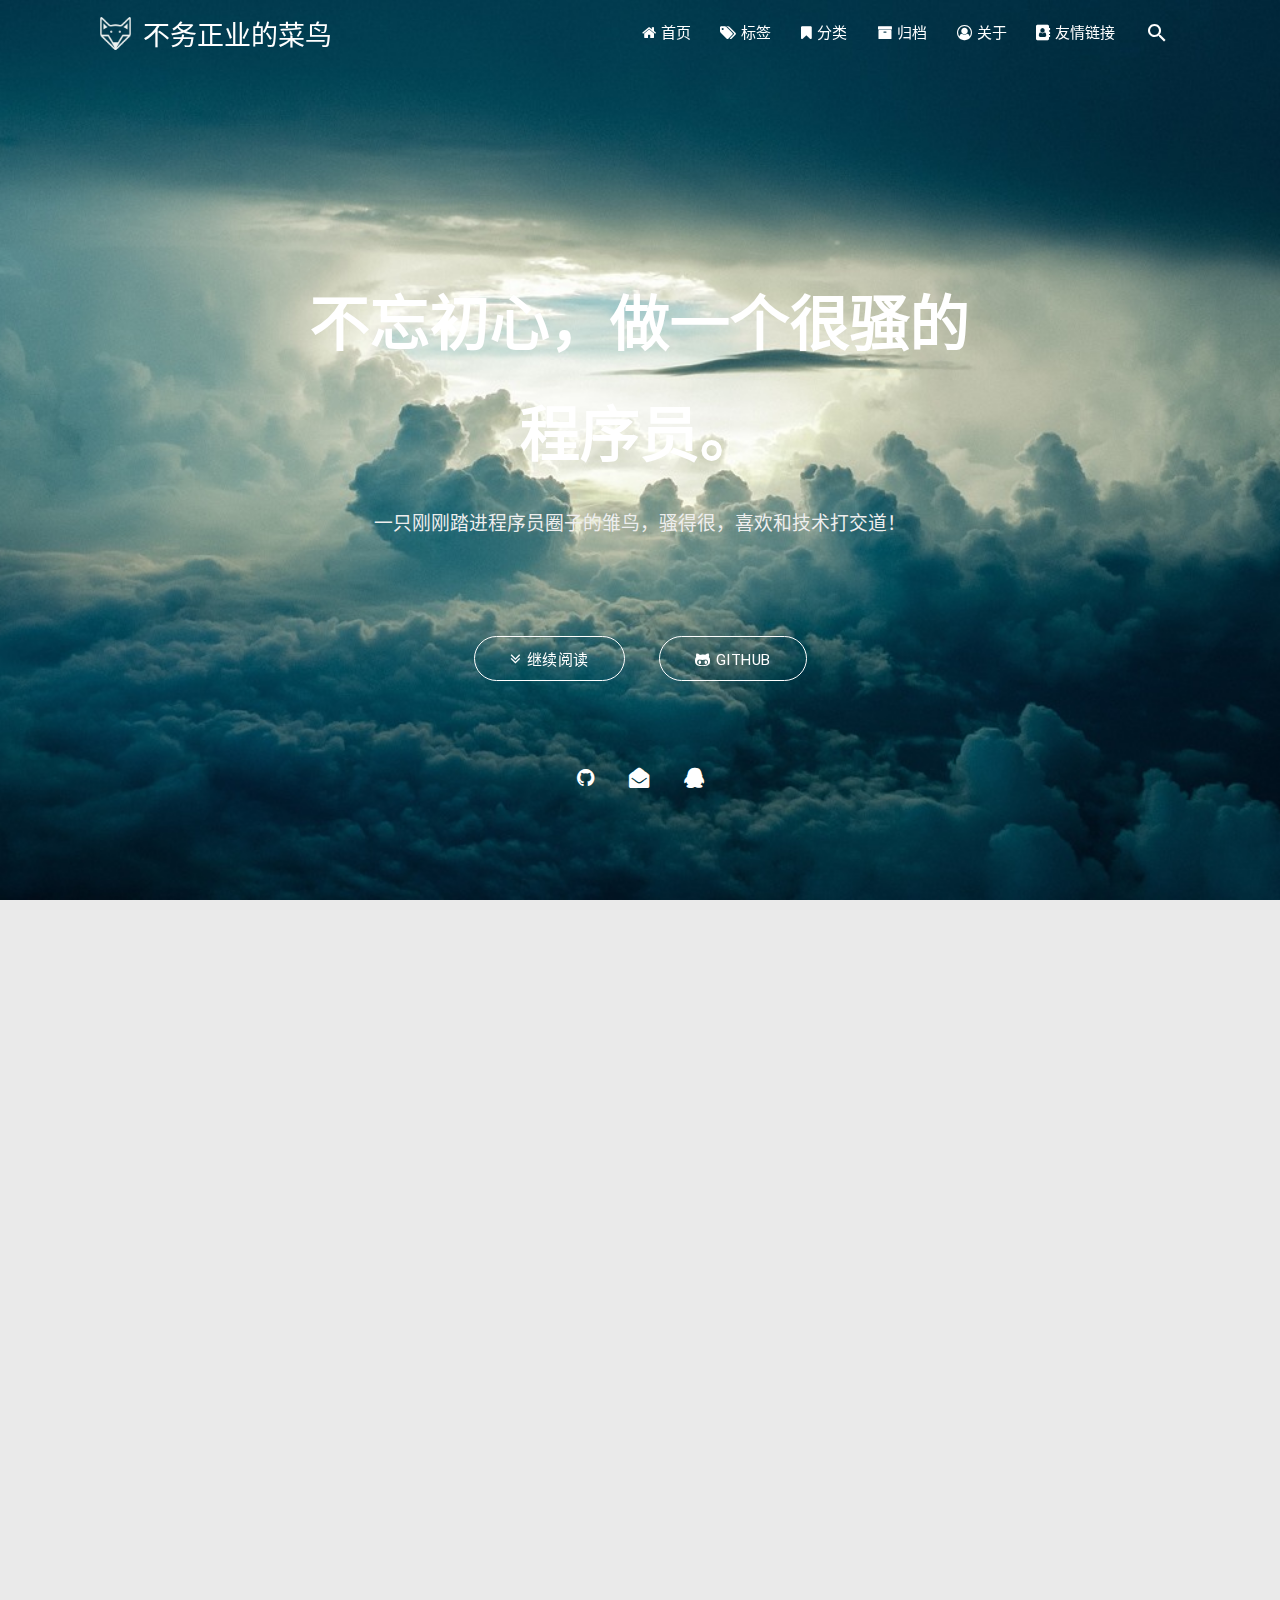
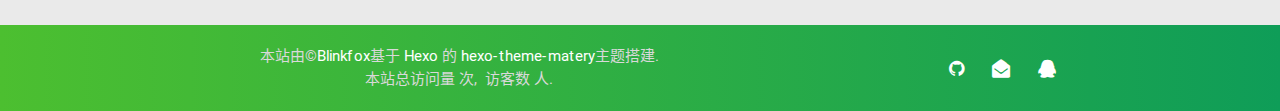
<file: index.html>
<!DOCTYPE HTML>
<html lang="zh-CN">
<head>
    

<head><meta name="generator" content="Hexo 3.8.0">
    <meta charset="utf-8">
    <meta name="keywords" content="不务正业的菜鸟">
    <meta name="description" content="不务正业的菜鸟">
    <meta http-equiv="X-UA-Compatible" content="IE=edge">
    <meta name="viewport" content="width=device-width, initial-scale=1.0">
    <meta name="renderer" content="webkit|ie-stand|ie-comp">
    <meta name="mobile-web-app-capable" content="yes">
    <meta name="format-detection" content="telephone=no">
    <meta name="apple-mobile-web-app-capable" content="yes">
    <meta name="apple-mobile-web-app-status-bar-style" content="black-translucent">
    <title>不务正业的菜鸟</title>
    <link rel="icon" type="image/png" href="/favicon.png">

    <link rel="stylesheet" type="text/css" href="/libs/awesome/css/font-awesome.min.css">
    <link rel="stylesheet" type="text/css" href="/libs/materialize/css/materialize.min.css">
    <link rel="stylesheet" type="text/css" href="/libs/aos/aos.css">
    <link rel="stylesheet" type="text/css" href="/libs/animate/animate.min.css">
    <link rel="stylesheet" type="text/css" href="/libs/lightGallery/css/lightgallery.min.css">
    <link rel="stylesheet" type="text/css" href="/css/matery.css">
    <link rel="stylesheet" type="text/css" href="/css/my.css">

    <script src="/libs/jquery/jquery-2.2.0.min.js"></script>
<link rel="stylesheet" href="/css/prism-tomorrow.css" type="text/css"></head>

</head>

<body>

<header class="navbar-fixed">
    <nav id="headNav" class="bg-color nav-transparent">
        <div id="navContainer" class="container">
            <div class="nav-wrapper">
                <div class="brand-logo">
                    <a href="/" class="waves-effect waves-light">
                        
                        <img src="/medias/logo.png" class="logo-img hide-on-small-only">
                        
                        <span class="logo-span">不务正业的菜鸟</span>
                    </a>
                </div>
                

<a href="#" data-activates="mobile-nav" class="button-collapse"><i class="fa fa-navicon"></i></a>
<ul class="right">
    
    <li class="hide-on-med-and-down">
        <a href="/" class="waves-effect waves-light">
            
            <i class="fa fa-home"></i>
            
            <span>首页</span>
        </a>
    </li>
    
    <li class="hide-on-med-and-down">
        <a href="/tags" class="waves-effect waves-light">
            
            <i class="fa fa-tags"></i>
            
            <span>标签</span>
        </a>
    </li>
    
    <li class="hide-on-med-and-down">
        <a href="/categories" class="waves-effect waves-light">
            
            <i class="fa fa-bookmark"></i>
            
            <span>分类</span>
        </a>
    </li>
    
    <li class="hide-on-med-and-down">
        <a href="/archives" class="waves-effect waves-light">
            
            <i class="fa fa-archive"></i>
            
            <span>归档</span>
        </a>
    </li>
    
    <li class="hide-on-med-and-down">
        <a href="/about" class="waves-effect waves-light">
            
            <i class="fa fa-user-circle-o"></i>
            
            <span>关于</span>
        </a>
    </li>
    
    <li class="hide-on-med-and-down">
        <a href="/friends" class="waves-effect waves-light">
            
            <i class="fa fa-address-book"></i>
            
            <span>友情链接</span>
        </a>
    </li>
    
    <li>
        <a id="toggleSearch" class="waves-effect waves-light">
            <i id="searchIcon" class="mdi-action-search"></i>
        </a>
    </li>

</ul>

<div class="side-nav" id="mobile-nav">

    <div class="mobile-head bg-color">
        
        <img src="/medias/logo.png" class="logo-img circle responsive-img">
        
        <div class="logo-name">不务正业的菜鸟</div>
        <div class="logo-desc">
            
            一只刚刚踏进程序员圈子的雏鸟，骚得很，喜欢和技术打交道！
            
        </div>
    </div>

    

    <ul class="menu-list mobile-menu-list">
        
        <li>
            <a href="/" class="waves-effect waves-light">
                
                <i class="fa fa-fw fa-home"></i>
                
                首页
            </a>
        </li>
        
        <li>
            <a href="/tags" class="waves-effect waves-light">
                
                <i class="fa fa-fw fa-tags"></i>
                
                标签
            </a>
        </li>
        
        <li>
            <a href="/categories" class="waves-effect waves-light">
                
                <i class="fa fa-fw fa-bookmark"></i>
                
                分类
            </a>
        </li>
        
        <li>
            <a href="/archives" class="waves-effect waves-light">
                
                <i class="fa fa-fw fa-archive"></i>
                
                归档
            </a>
        </li>
        
        <li>
            <a href="/about" class="waves-effect waves-light">
                
                <i class="fa fa-fw fa-user-circle-o"></i>
                
                关于
            </a>
        </li>
        
        <li>
            <a href="/friends" class="waves-effect waves-light">
                
                <i class="fa fa-fw fa-address-book"></i>
                
                友情链接
            </a>
        </li>
        
        
        <li><div class="divider"></div></li>
        <li>
            <a href="https://github.com/blinkfox/hexo-theme-matery" class="waves-effect waves-light" target="_blank">
                <i class="fa fa-github-square fa-fw"></i>Fork Me
            </a>
        </li>
        
    </ul>

    <div class="social-link"><a href="https://github.com/DerrickChanJL" class="tooltipped" target="_blank" data-tooltip="访问我的GitHub" data-position="top" data-delay="50">
    <i class="fa fa-github"></i>
</a>
<a href="mailto:chenjiayin1990@163.com" class="tooltipped" target="_blank" data-tooltip="邮件联系我" data-position="top" data-delay="50">
    <i class="fa fa-envelope-open"></i>
</a>
<a href="#!" class="tooltipped" data-tooltip="QQ联系我: 1181062873" data-position="top" data-delay="50">
    <i class="fa fa-qq"></i>
</a>
</div>
</div>

            </div>
        </div>

        
        <style>
    .nav-transparent .github-corner {
        display: none !important;
    }

    .github-corner {
        position: absolute;
        z-index: 10;
        top: 0;
        right: 0;
        border: 0;
        transform: scale(1.1);
    }

    .github-corner svg {
        color: #0f9d58;
        fill: #fff;
        height: 64px;
        width: 64px;
    }

    .github-corner:hover .octo-arm {
        animation: a 0.56s ease-in-out;
    }

    .github-corner .octo-arm {
        animation: none;
    }

    @keyframes a {
        0%,
        to {
            transform: rotate(0);
        }
        20%,
        60% {
            transform: rotate(-25deg);
        }
        40%,
        80% {
            transform: rotate(10deg);
        }
    }
</style>

<a href="https://github.com/blinkfox/hexo-theme-matery" class="github-corner tooltipped hide-on-med-and-down" target="_blank" data-tooltip="Fork Me" data-position="left" data-delay="50">
    <svg viewbox="0 0 250 250" aria-hidden="true">
        <path d="M0,0 L115,115 L130,115 L142,142 L250,250 L250,0 Z"/>
        <path d="M128.3,109.0 C113.8,99.7 119.0,89.6 119.0,89.6 C122.0,82.7 120.5,78.6 120.5,78.6 C119.2,72.0 123.4,76.3 123.4,76.3 C127.3,80.9 125.5,87.3 125.5,87.3 C122.9,97.6 130.6,101.9 134.4,103.2" fill="currentColor" style="transform-origin: 130px 106px;" class="octo-arm"/>
        <path d="M115.0,115.0 C114.9,115.1 118.7,116.5 119.8,115.4 L133.7,101.6 C136.9,99.2 139.9,98.4 142.2,98.6 C133.8,88.0 127.5,74.4 143.8,58.0 C148.5,53.4 154.0,51.2 159.7,51.0 C160.3,49.4 163.2,43.6 171.4,40.1 C171.4,40.1 176.1,42.5 178.8,56.2 C183.1,58.6 187.2,61.8 190.9,65.4 C194.5,69.0 197.7,73.2 200.1,77.6 C213.8,80.2 216.3,84.9 216.3,84.9 C212.7,93.1 206.9,96.0 205.4,96.6 C205.1,102.4 203.0,107.8 198.3,112.5 C181.9,128.9 168.3,122.5 157.7,114.1 C157.9,116.9 156.7,120.9 152.7,124.9 L141.0,136.5 C139.8,137.7 141.6,141.9 141.8,141.8 Z" fill="currentColor" class="octo-body"/>
    </svg>
</a>
        
    </nav>
</header>

<style type="text/css">
    /* don't remove. */
    .index-cover {
        height: 100vh;
    }
</style>

<div class="bg-cover index-cover about-cover" style="background-image: url('/medias/cover.jpg')">
    <div class="container">
        <div class="row">
            <div class="col s10 offset-s1 m8 offset-m2 l8 offset-l2">
                <div class="brand">
                    <div class="title center-align">
                    
                        不忘初心，做一个很骚的程序员。
                    
                    </div>

                    <div class="description center-align">
                    
                        一只刚刚踏进程序员圈子的雏鸟，骚得很，喜欢和技术打交道！
                    
                    </div>
                </div>
            </div>
        </div>
        
        <div class="cover-btns">
            <a href="#recommend-sections" class="waves-effect waves-light btn">
                <i class="fa fa-angle-double-down"></i>继续阅读
            </a>

            
            <a href="https://derrickchanjl.github.io/" class="waves-effect waves-light btn" target="_blank">
                <i class="fa fa-github-alt"></i>Github
            </a>
            
        </div>
        <div class="cover-social-link"><a href="https://github.com/DerrickChanJL" class="tooltipped" target="_blank" data-tooltip="访问我的GitHub" data-position="top" data-delay="50">
    <i class="fa fa-github"></i>
</a>
<a href="mailto:chenjiayin1990@163.com" class="tooltipped" target="_blank" data-tooltip="邮件联系我" data-position="top" data-delay="50">
    <i class="fa fa-envelope-open"></i>
</a>
<a href="#!" class="tooltipped" data-tooltip="QQ联系我: 1181062873" data-position="top" data-delay="50">
    <i class="fa fa-qq"></i>
</a>
</div>
        
    </div>
</div>

<script>
// Dynamically switch banner pictures every day.
$('.bg-cover').css('background-image', 'url(/medias/banner/' + new Date().getDay() + '.jpg)');
</script>

<main class="content">

    

    <div id="recommend-sections">
    
    



    
    </div>

    

    <!-- 所有文章卡片 -->
    <article id="articles" class="container articles">
        <div class="row article-row">
            
            <div class="article col s12 m6 l4" data-aos="zoom-in">
                <div class="card">
                    <a href="/2019/01/02/ce-shi-wo-de-ge-ren-bo-ke/">
                        <div class="card-image">
                            
                            
                            <img src="/medias/featureimages/13.jpg" class="responsive-img" alt="测试我的个人博客">
                            
                            <span class="card-title">测试我的个人博客</span>
                        </div>
                    </a>

                    <div class="card-content article-content">
                        <div class="summary"></div>
                        <div class="publish-info">
                            <span class="publish-date">
                                <i class="fa fa-clock-o fa-fw icon-date"></i>2019-01-02
                            </span>
                            <span class="publish-author">
                                
                                <i class="fa fa-user fa-fw"></i>
                                Derrick Chan
                                
                            </span>
                        </div>
                    </div>

                    
                </div>
            </div>
            
            <div class="article col s12 m6 l4" data-aos="zoom-in">
                <div class="card">
                    <a href="/2019/01/02/hello-world/">
                        <div class="card-image">
                            
                            
                            <img src="/medias/featureimages/12.jpg" class="responsive-img" alt="Hello World">
                            
                            <span class="card-title">Hello World</span>
                        </div>
                    </a>

                    <div class="card-content article-content">
                        <div class="summary">Welcome to Hexo! This is your very first post. Check documentation for</div>
                        <div class="publish-info">
                            <span class="publish-date">
                                <i class="fa fa-clock-o fa-fw icon-date"></i>2019-01-02
                            </span>
                            <span class="publish-author">
                                
                                <i class="fa fa-user fa-fw"></i>
                                Derrick Chan
                                
                            </span>
                        </div>
                    </div>

                    
                </div>
            </div>
            
        </div>
    </article>

</main>



<footer class="page-footer bg-color">
    <div class="container row center-align">
        <div class="col s12 m8 l8 copy-right">
            本站由&copy;<a href="https://blinkfox.github.io/" target="_blank">Blinkfox</a>基于
            <a href="https://hexo.io/" target="_blank">Hexo</a> 的
            <a href="https://github.com/blinkfox/hexo-theme-matery" target="_blank">hexo-theme-matery</a>主题搭建.

            
			
                <br>
                <span id="busuanzi_container_site_pv">
                    本站总访问量 <span id="busuanzi_value_site_pv" style="color: #fff;"></span> 次,&nbsp;
                </span>
				<span id="busuanzi_container_site_uv">
                    访客数 <span id="busuanzi_value_site_uv" style="color: #fff;"></span> 人.
                </span>
			
        </div>
        <div class="col s12 m4 l4 social-link social-statis"><a href="https://github.com/DerrickChanJL" class="tooltipped" target="_blank" data-tooltip="访问我的GitHub" data-position="top" data-delay="50">
    <i class="fa fa-github"></i>
</a>
<a href="mailto:chenjiayin1990@163.com" class="tooltipped" target="_blank" data-tooltip="邮件联系我" data-position="top" data-delay="50">
    <i class="fa fa-envelope-open"></i>
</a>
<a href="#!" class="tooltipped" data-tooltip="QQ联系我: 1181062873" data-position="top" data-delay="50">
    <i class="fa fa-qq"></i>
</a>
</div>
    </div>
</footer>

<div class="progress-bar"></div>


<!-- 搜索遮罩框 -->
<div id="searchModal" class="modal">
    <div class="modal-content">
        <div class="search-header">
            <span class="title">搜索</span>
            <input type="search" id="searchInput" name="s" placeholder="请输入搜索的关键字" class="search-input" autofocus>
        </div>
        <div id="searchResult"></div>
    </div>
</div>

<script src="/js/search.js"></script>
<script type="text/javascript">
    searchFunc("/" + "search.xml", 'searchInput', 'searchResult');
</script>
<!-- 回到顶部按钮 -->
<div id="backTop" class="top-scroll">
    <a class="btn-floating btn-large waves-effect waves-light" href="#!">
        <i class="fa fa-angle-up"></i>
    </a>
</div>


<script src="/libs/materialize/js/materialize.min.js"></script>
<script src="/libs/masonry/masonry.pkgd.min.js"></script>
<script src="/libs/aos/aos.js"></script>
<script src="/libs/scrollprogress/scrollProgress.min.js"></script>
<script src="/libs/lightGallery/js/lightgallery-all.min.js"></script>
<script src="/js/matery.js"></script>

<!-- Global site tag (gtag.js) - Google Analytics -->



    <script src="/libs/others/clicklove.js"></script>


    <script async src="/libs/others/busuanzi.pure.mini.js"></script>


</body>
</html>
</file>
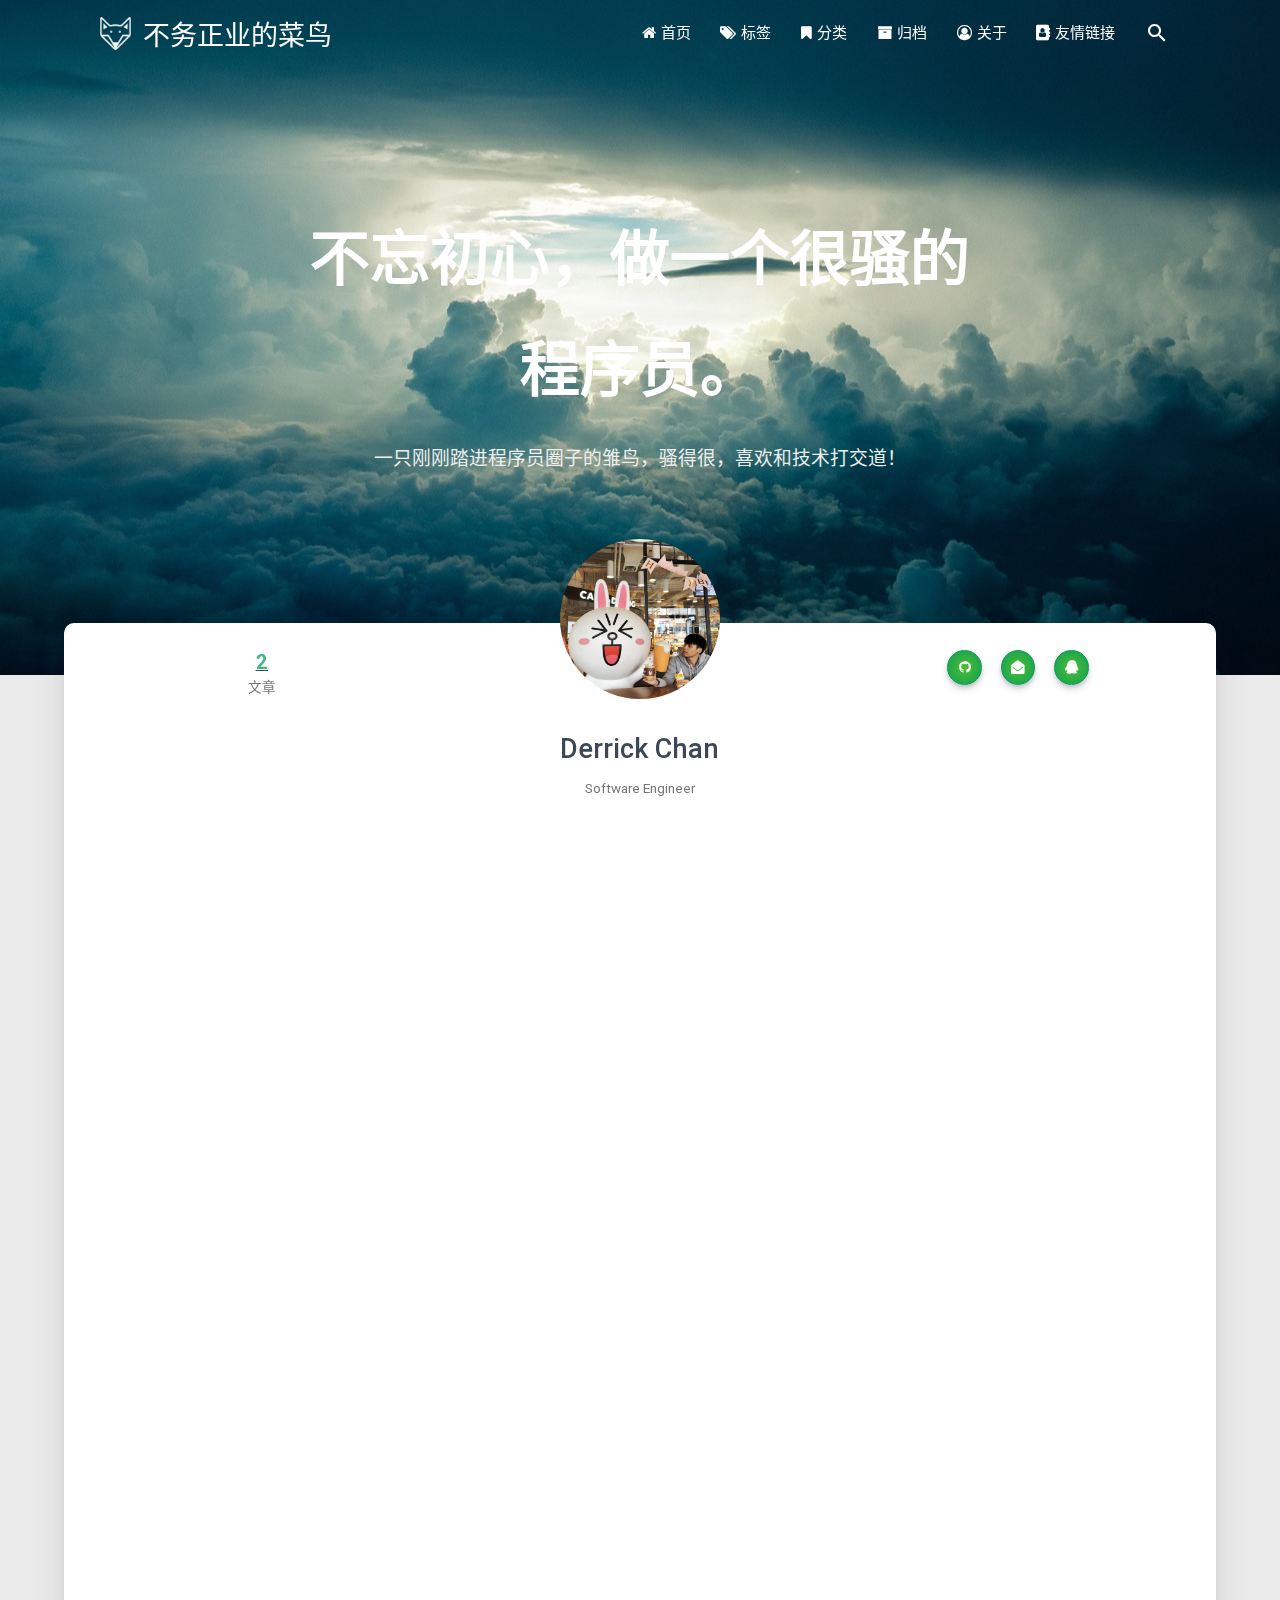
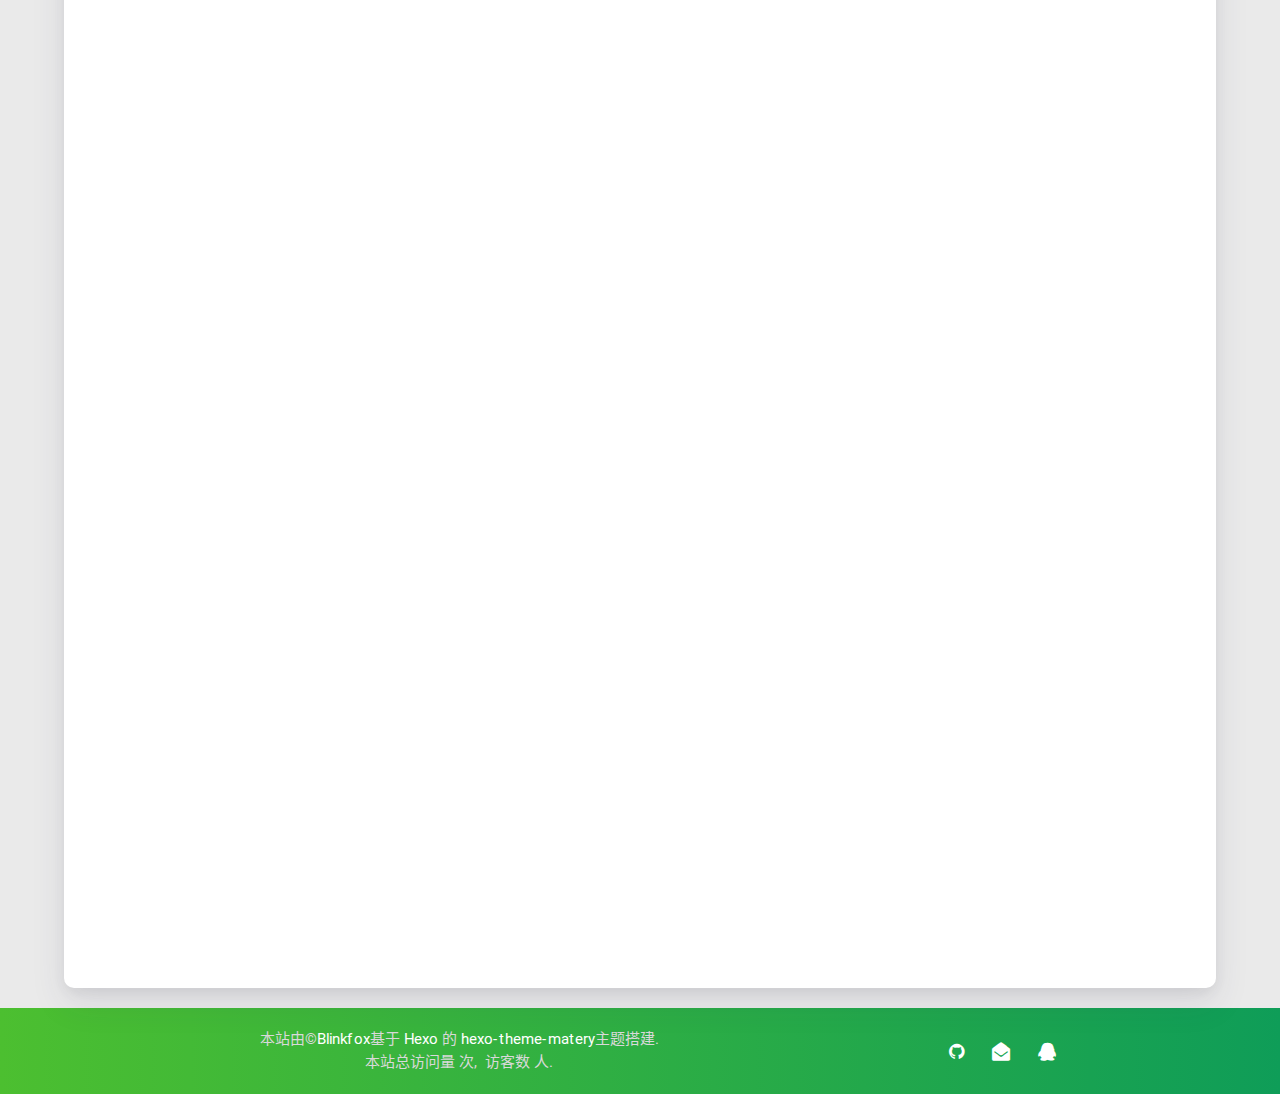
<file: about/index.html>
<!DOCTYPE HTML>
<html lang="zh-CN">
<head>
    

<head><meta name="generator" content="Hexo 3.8.0">
    <meta charset="utf-8">
    <meta name="keywords" content="关于, 不务正业的菜鸟">
    <meta name="description" content="关于 | 不务正业的菜鸟">
    <meta http-equiv="X-UA-Compatible" content="IE=edge">
    <meta name="viewport" content="width=device-width, initial-scale=1.0">
    <meta name="renderer" content="webkit|ie-stand|ie-comp">
    <meta name="mobile-web-app-capable" content="yes">
    <meta name="format-detection" content="telephone=no">
    <meta name="apple-mobile-web-app-capable" content="yes">
    <meta name="apple-mobile-web-app-status-bar-style" content="black-translucent">
    <title>关于 | 不务正业的菜鸟</title>
    <link rel="icon" type="image/png" href="/favicon.png">

    <link rel="stylesheet" type="text/css" href="/libs/awesome/css/font-awesome.min.css">
    <link rel="stylesheet" type="text/css" href="/libs/materialize/css/materialize.min.css">
    <link rel="stylesheet" type="text/css" href="/libs/aos/aos.css">
    <link rel="stylesheet" type="text/css" href="/libs/animate/animate.min.css">
    <link rel="stylesheet" type="text/css" href="/libs/lightGallery/css/lightgallery.min.css">
    <link rel="stylesheet" type="text/css" href="/css/matery.css">
    <link rel="stylesheet" type="text/css" href="/css/my.css">

    <script src="/libs/jquery/jquery-2.2.0.min.js"></script>
<link rel="stylesheet" href="/css/prism-tomorrow.css" type="text/css"></head>

</head>

<body>

<header class="navbar-fixed">
    <nav id="headNav" class="bg-color nav-transparent">
        <div id="navContainer" class="container">
            <div class="nav-wrapper">
                <div class="brand-logo">
                    <a href="/" class="waves-effect waves-light">
                        
                        <img src="/medias/logo.png" class="logo-img hide-on-small-only">
                        
                        <span class="logo-span">不务正业的菜鸟</span>
                    </a>
                </div>
                

<a href="#" data-activates="mobile-nav" class="button-collapse"><i class="fa fa-navicon"></i></a>
<ul class="right">
    
    <li class="hide-on-med-and-down">
        <a href="/" class="waves-effect waves-light">
            
            <i class="fa fa-home"></i>
            
            <span>首页</span>
        </a>
    </li>
    
    <li class="hide-on-med-and-down">
        <a href="/tags" class="waves-effect waves-light">
            
            <i class="fa fa-tags"></i>
            
            <span>标签</span>
        </a>
    </li>
    
    <li class="hide-on-med-and-down">
        <a href="/categories" class="waves-effect waves-light">
            
            <i class="fa fa-bookmark"></i>
            
            <span>分类</span>
        </a>
    </li>
    
    <li class="hide-on-med-and-down">
        <a href="/archives" class="waves-effect waves-light">
            
            <i class="fa fa-archive"></i>
            
            <span>归档</span>
        </a>
    </li>
    
    <li class="hide-on-med-and-down">
        <a href="/about" class="waves-effect waves-light">
            
            <i class="fa fa-user-circle-o"></i>
            
            <span>关于</span>
        </a>
    </li>
    
    <li class="hide-on-med-and-down">
        <a href="/friends" class="waves-effect waves-light">
            
            <i class="fa fa-address-book"></i>
            
            <span>友情链接</span>
        </a>
    </li>
    
    <li>
        <a id="toggleSearch" class="waves-effect waves-light">
            <i id="searchIcon" class="mdi-action-search"></i>
        </a>
    </li>

</ul>

<div class="side-nav" id="mobile-nav">

    <div class="mobile-head bg-color">
        
        <img src="/medias/logo.png" class="logo-img circle responsive-img">
        
        <div class="logo-name">不务正业的菜鸟</div>
        <div class="logo-desc">
            
            一只刚刚踏进程序员圈子的雏鸟，骚得很，喜欢和技术打交道！
            
        </div>
    </div>

    

    <ul class="menu-list mobile-menu-list">
        
        <li>
            <a href="/" class="waves-effect waves-light">
                
                <i class="fa fa-fw fa-home"></i>
                
                首页
            </a>
        </li>
        
        <li>
            <a href="/tags" class="waves-effect waves-light">
                
                <i class="fa fa-fw fa-tags"></i>
                
                标签
            </a>
        </li>
        
        <li>
            <a href="/categories" class="waves-effect waves-light">
                
                <i class="fa fa-fw fa-bookmark"></i>
                
                分类
            </a>
        </li>
        
        <li>
            <a href="/archives" class="waves-effect waves-light">
                
                <i class="fa fa-fw fa-archive"></i>
                
                归档
            </a>
        </li>
        
        <li>
            <a href="/about" class="waves-effect waves-light">
                
                <i class="fa fa-fw fa-user-circle-o"></i>
                
                关于
            </a>
        </li>
        
        <li>
            <a href="/friends" class="waves-effect waves-light">
                
                <i class="fa fa-fw fa-address-book"></i>
                
                友情链接
            </a>
        </li>
        
        
        <li><div class="divider"></div></li>
        <li>
            <a href="https://github.com/blinkfox/hexo-theme-matery" class="waves-effect waves-light" target="_blank">
                <i class="fa fa-github-square fa-fw"></i>Fork Me
            </a>
        </li>
        
    </ul>

    <div class="social-link"><a href="https://github.com/DerrickChanJL" class="tooltipped" target="_blank" data-tooltip="访问我的GitHub" data-position="top" data-delay="50">
    <i class="fa fa-github"></i>
</a>
<a href="mailto:chenjiayin1990@163.com" class="tooltipped" target="_blank" data-tooltip="邮件联系我" data-position="top" data-delay="50">
    <i class="fa fa-envelope-open"></i>
</a>
<a href="#!" class="tooltipped" data-tooltip="QQ联系我: 1181062873" data-position="top" data-delay="50">
    <i class="fa fa-qq"></i>
</a>
</div>
</div>

            </div>
        </div>

        
        <style>
    .nav-transparent .github-corner {
        display: none !important;
    }

    .github-corner {
        position: absolute;
        z-index: 10;
        top: 0;
        right: 0;
        border: 0;
        transform: scale(1.1);
    }

    .github-corner svg {
        color: #0f9d58;
        fill: #fff;
        height: 64px;
        width: 64px;
    }

    .github-corner:hover .octo-arm {
        animation: a 0.56s ease-in-out;
    }

    .github-corner .octo-arm {
        animation: none;
    }

    @keyframes a {
        0%,
        to {
            transform: rotate(0);
        }
        20%,
        60% {
            transform: rotate(-25deg);
        }
        40%,
        80% {
            transform: rotate(10deg);
        }
    }
</style>

<a href="https://github.com/blinkfox/hexo-theme-matery" class="github-corner tooltipped hide-on-med-and-down" target="_blank" data-tooltip="Fork Me" data-position="left" data-delay="50">
    <svg viewbox="0 0 250 250" aria-hidden="true">
        <path d="M0,0 L115,115 L130,115 L142,142 L250,250 L250,0 Z"/>
        <path d="M128.3,109.0 C113.8,99.7 119.0,89.6 119.0,89.6 C122.0,82.7 120.5,78.6 120.5,78.6 C119.2,72.0 123.4,76.3 123.4,76.3 C127.3,80.9 125.5,87.3 125.5,87.3 C122.9,97.6 130.6,101.9 134.4,103.2" fill="currentColor" style="transform-origin: 130px 106px;" class="octo-arm"/>
        <path d="M115.0,115.0 C114.9,115.1 118.7,116.5 119.8,115.4 L133.7,101.6 C136.9,99.2 139.9,98.4 142.2,98.6 C133.8,88.0 127.5,74.4 143.8,58.0 C148.5,53.4 154.0,51.2 159.7,51.0 C160.3,49.4 163.2,43.6 171.4,40.1 C171.4,40.1 176.1,42.5 178.8,56.2 C183.1,58.6 187.2,61.8 190.9,65.4 C194.5,69.0 197.7,73.2 200.1,77.6 C213.8,80.2 216.3,84.9 216.3,84.9 C212.7,93.1 206.9,96.0 205.4,96.6 C205.1,102.4 203.0,107.8 198.3,112.5 C181.9,128.9 168.3,122.5 157.7,114.1 C157.9,116.9 156.7,120.9 152.7,124.9 L141.0,136.5 C139.8,137.7 141.6,141.9 141.8,141.8 Z" fill="currentColor" class="octo-body"/>
    </svg>
</a>
        
    </nav>
</header>

<style type="text/css">
    /* don't remove. */
    .about-cover {
        height: 75vh;
    }
</style>

<div class="bg-cover  about-cover" style="background-image: url('/medias/cover.jpg')">
    <div class="container">
        <div class="row">
            <div class="col s10 offset-s1 m8 offset-m2 l8 offset-l2">
                <div class="brand">
                    <div class="title center-align">
                    
                        不忘初心，做一个很骚的程序员。
                    
                    </div>

                    <div class="description center-align">
                    
                        一只刚刚踏进程序员圈子的雏鸟，骚得很，喜欢和技术打交道！
                    
                    </div>
                </div>
            </div>
        </div>
        
    </div>
</div>

<script>
// Dynamically switch banner pictures every day.
$('.bg-cover').css('background-image', 'url(/medias/banner/' + new Date().getDay() + '.jpg)');
</script>

<main class="content">

    <div id="aboutme" class="container about-container">
        <div class="card">
            <div class="card-content">
                <div class="row">
                    <div class="post-statis col l4 hide-on-med-and-down" data-aos="zoom-in-right">
                        
<div class="statis">
    <span class="count"><a href="/" target="_blank">2</a></span>
    <span class="name">文章</span>
</div>





                    </div>
                    <div class="col s12 m12 l4">
                        <div class="profile center-align">
                            <div class="avatar">
                                <img src="/medias/avatar.jpg" alt="Derrick Chan" class="circle responsive-img avatar-img">
                            </div>
                            <div class="author">
                                <div class="post-statis hide-on-large-only" data-aos="zoom-in-right">
                                    
<div class="statis">
    <span class="count"><a href="/" target="_blank">2</a></span>
    <span class="name">文章</span>
</div>





                                </div>
                                <div class="title">Derrick Chan</div>
                                <div class="career">Software Engineer</div>
                                <div class="social-link hide-on-large-only" data-aos="zoom-in-left">
                                    <a href="https://github.com/DerrickChanJL" class="tooltipped" target="_blank" data-tooltip="访问我的GitHub" data-position="top" data-delay="50">
    <i class="fa fa-github"></i>
</a>
<a href="mailto:chenjiayin1990@163.com" class="tooltipped" target="_blank" data-tooltip="邮件联系我" data-position="top" data-delay="50">
    <i class="fa fa-envelope-open"></i>
</a>
<a href="#!" class="tooltipped" data-tooltip="QQ联系我: 1181062873" data-position="top" data-delay="50">
    <i class="fa fa-qq"></i>
</a>

                                </div>
                            </div>
                        </div>
                    </div>
                    <div class="col l4 hide-on-med-and-down" data-aos="zoom-in-left">
                        <div class="social-link">
                            <a href="https://github.com/DerrickChanJL" class="tooltipped" target="_blank" data-tooltip="访问我的GitHub" data-position="top" data-delay="50">
    <i class="fa fa-github"></i>
</a>
<a href="mailto:chenjiayin1990@163.com" class="tooltipped" target="_blank" data-tooltip="邮件联系我" data-position="top" data-delay="50">
    <i class="fa fa-envelope-open"></i>
</a>
<a href="#!" class="tooltipped" data-tooltip="QQ联系我: 1181062873" data-position="top" data-delay="50">
    <i class="fa fa-qq"></i>
</a>

                        </div>
                    </div>
                </div>

                <div class="introduction center-align" data-aos="fade-up">If you wish to succeed, you should use persistence as your good friend, experience as your reference, prudence as your brother and hope as your sentry.</div>

                <style type="text/css">
    #posts-chart,
    #categories-chart,
    #tags-chart {
        width: 100%;
        height: 300px;
        margin: 0.5rem auto;
        padding: 0.5rem;
    }
</style>

<div id="postCharts" class="post-charts">
    <div class="title center-align" data-aos="zoom-in-up">文章统计图</div>
    <div class="row">
        <div class="chart col s12 m6 l4" data-aos="zoom-in-up">
            <div id="posts-chart"></div>
        </div>

        <div class="chart col s12 m6 l4" data-aos="zoom-in-up">
            <div id="categories-chart"></div>
        </div>

        <div class="chart col s12 m6 l4" data-aos="zoom-in-up">
            <div id="tags-chart"></div>
        </div>
    </div>
</div>

<script type="text/javascript" src="/libs/echarts/echarts.min.js"></script>
<script>
    let postsChart = echarts.init(document.getElementById('posts-chart'));
    let categoriesChart = echarts.init(document.getElementById('categories-chart'));
    let tagsChart = echarts.init(document.getElementById('tags-chart'));

    

    let postsOption = {
        title: {
            text: '文章发布统计图',
            top: -5,
            x: 'center'
        },
        tooltip: {
            trigger: 'axis'
        },
        xAxis: {
            type: 'category',
            data: ["2018-01","2018-02","2018-03","2018-04","2018-05","2018-06","2018-07","2018-08","2018-09","2018-10","2018-11","2018-12","2019-01"]
        },
        yAxis: {
            type: 'value',
        },
        series: [
            {
                name: '文章篇数',
                type: 'line',
                color: ['#6772e5'],
                data: [0,0,0,0,0,0,0,0,0,0,0,0,2],
                markPoint: {
                    symbolSize: 45,
                    color: ['#fa755a','#3ecf8e','#82d3f4'],
                    data: [{
                        type: 'max',
                        itemStyle: {color: ['#3ecf8e']},
                        name: '最大值'
                    }, {
                        type: 'min',
                        itemStyle: {color: ['#fa755a']},
                        name: '最小值'
                    }]
                },
                markLine: {
                    itemStyle: {color: ['#ab47bc']},
                    data: [
                        {type: 'average', name: '平均值'}
                    ]
                }
            }
        ]
    };

    

    let categoriesOption = {
        title: {
            text: '文章分类统计图',
            top: -4,
            x: 'center'
        },
        tooltip: {
            trigger: 'item',
            formatter: "{a} <br/>{b} : {c} ({d}%)"
        },
        series: [
            {
                name: '分类',
                type: 'pie',
                radius: '50%',
                color: ['#6772e5', '#ff9e0f', '#fa755a', '#3ecf8e', '#82d3f4', '#ab47bc', '#525f7f', '#f51c47', '#26A69A'],
                data: [],
                itemStyle: {
                    emphasis: {
                        shadowBlur: 10,
                        shadowOffsetX: 0,
                        shadowColor: 'rgba(0, 0, 0, 0.5)'
                    }
                }
            }
        ]
    };

    

    let tagsOption = {
        title: {
            text: 'TOP10 标签统计图',
            top: -5,
            x: 'center'
        },
        tooltip: {},
        xAxis: [
            {
                type: 'category',
                data: []
            }
        ],
        yAxis: [
            {
                type: 'value'
            }
        ],
        series: [
            {
                type: 'bar',
                color: ['#82d3f4'],
                barWidth : 18,
                data: [],
                markPoint: {
                    symbolSize: 45,
                    data: [{
                        type: 'max',
                        itemStyle: {color: ['#3ecf8e']},
                        name: '最大值'
                    }, {
                        type: 'min',
                        itemStyle: {color: ['#fa755a']},
                        name: '最小值'
                    }],
                },
                markLine: {
                    itemStyle: {color: ['#ab47bc']},
                    data: [
                        {type: 'average', name: '平均值'}
                    ]
                }
            }
        ]
    };

    // render the charts
    postsChart.setOption(postsOption);
    categoriesChart.setOption(categoriesOption);
    tagsChart.setOption(tagsOption);
</script>

                
                
<div class="my-projects">
    <div class="title center-align" data-aos="zoom-in-up">我的项目</div>
    <div class="row">
        
        
        <div class="col s12 m6 l4" data-aos="fade-up">
            <div class="info center-align">
                <a href="http://github.com/blinkfox/hexo-theme-matery" class="icon" style="background: linear-gradient(to bottom right, #66BB6A 0%, #81C784 100%)" target="_blank">
                    <i class="fa fa-meetup"></i>
                </a>
                <div class="info-title">
                    <a href="http://github.com/blinkfox/hexo-theme-matery" target="_blank">hexo-theme-matery</a>
                </div>
                <div class="info-desc">This is a Hexo blog theme with 'Material Design' and responsive design.</div>
            </div>
        </div>
        
        <div class="col s12 m6 l4" data-aos="fade-up">
            <div class="info center-align">
                <a href="https://github.com/blinkfox/zealot" class="icon" style="background: linear-gradient(to bottom right, #F06292 0%, #EF5350 100%)" target="_blank">
                    <i class="fa fa-database"></i>
                </a>
                <div class="info-title">
                    <a href="https://github.com/blinkfox/zealot" target="_blank">zealt</a>
                </div>
                <div class="info-desc">一个轻量级的SQL和参数动态生成工具库</div>
            </div>
        </div>
        
        <div class="col s12 m6 l4" data-aos="fade-up">
            <div class="info center-align">
                <a href="https://github.com/blinkfox/typora-vue-theme" class="icon" style="background: linear-gradient(to bottom right, #29B6F6 0%, #1E88E5 100%)" target="_blank">
                    <i class="fa fa-file-text-o"></i>
                </a>
                <div class="info-title">
                    <a href="https://github.com/blinkfox/typora-vue-theme" target="_blank">typora-vue-theme</a>
                </div>
                <div class="info-desc">This is a typora theme inspired by Vue document style.</div>
            </div>
        </div>
        
        
    </div>
</div>
                

                
                
<div class="my-skills">
    <div class="title center-align" data-aos="zoom-in-up">我的技能</div>
    <div class="row">
        
        
        
        <div class="col s12 m6 l6" data-aos="fade-up">
            <div class="skillbar">
                <div class="skillbar-title" style="background: linear-gradient(to right, #FF0066 0%, #FF00CC 100%); width: 85%">
                    <span>Java</span>
                </div>
                <div class="skill-bar-percent">85%</div>
            </div>
        </div>
        
        
        <div class="col s12 m6 l6" data-aos="fade-up">
            <div class="skillbar">
                <div class="skillbar-title" style="background: linear-gradient(to right, #9900FF 0%, #CC66FF 100%); width: 80%">
                    <span>JavaScript</span>
                </div>
                <div class="skill-bar-percent">80%</div>
            </div>
        </div>
        
        
        <div class="col s12 m6 l6" data-aos="fade-up">
            <div class="skillbar">
                <div class="skillbar-title" style="background: linear-gradient(to right, #2196F3 0%, #42A5F5 100%); width: 80%">
                    <span>HTML5</span>
                </div>
                <div class="skill-bar-percent">80%</div>
            </div>
        </div>
        
        
        <div class="col s12 m6 l6" data-aos="fade-up">
            <div class="skillbar">
                <div class="skillbar-title" style="background: linear-gradient(to right, #00BCD4 0%, #80DEEA 100%); width: 70%">
                    <span>CSS</span>
                </div>
                <div class="skill-bar-percent">70%</div>
            </div>
        </div>
        
        
        <div class="col s12 m6 l6" data-aos="fade-up">
            <div class="skillbar">
                <div class="skillbar-title" style="background: linear-gradient(to right, #4CAF50 0%, #81C784 100%); width: 90%">
                    <span>SQL</span>
                </div>
                <div class="skill-bar-percent">90%</div>
            </div>
        </div>
        
        
        <div class="col s12 m6 l6" data-aos="fade-up">
            <div class="skillbar">
                <div class="skillbar-title" style="background: linear-gradient(to right, #FFEB3B 0%, #FFF176 100%); width: 75%">
                    <span>程序设计</span>
                </div>
                <div class="skill-bar-percent">75%</div>
            </div>
        </div>
        
        
    </div>

    

    
    <div class="other-skills chip-container" data-aos="zoom-in-up">
        <div class="sub-title center-align">其他技能</div>
        <div class="tag-chips center-align">
            
        </div>
    </div>
    

</div>
                

                
                
<div id="myGallery" class="my-gallery">
    <div class="title center-align" data-aos="zoom-in-up">相册</div>
    <div class="row">
        
        
        <div class="photo col s12 m6 l4" data-aos="fade-up">
            <div class="img-item" data-src="/medias/featureimages/0.jpg">
                <img src="/medias/featureimages/0.jpg" class="responsive-img">
            </div>
        </div>
        
        <div class="photo col s12 m6 l4" data-aos="fade-up">
            <div class="img-item" data-src="/medias/featureimages/1.jpg">
                <img src="/medias/featureimages/1.jpg" class="responsive-img">
            </div>
        </div>
        
        <div class="photo col s12 m6 l4" data-aos="fade-up">
            <div class="img-item" data-src="/medias/featureimages/2.jpg">
                <img src="/medias/featureimages/2.jpg" class="responsive-img">
            </div>
        </div>
        
        
    </div>
</div>

<script>
    $(function () {
        let animateClass = 'animated pulse';
        $('#myGallery .photo').hover(function () {
            $(this).addClass(animateClass);
        }, function () {
            $(this).removeClass(animateClass);
        });
    });
</script>
                

            </div>
        </div>
    </div>
</main>
<footer class="page-footer bg-color">
    <div class="container row center-align">
        <div class="col s12 m8 l8 copy-right">
            本站由&copy;<a href="https://blinkfox.github.io/" target="_blank">Blinkfox</a>基于
            <a href="https://hexo.io/" target="_blank">Hexo</a> 的
            <a href="https://github.com/blinkfox/hexo-theme-matery" target="_blank">hexo-theme-matery</a>主题搭建.

            
			
                <br>
                <span id="busuanzi_container_site_pv">
                    本站总访问量 <span id="busuanzi_value_site_pv" style="color: #fff;"></span> 次,&nbsp;
                </span>
				<span id="busuanzi_container_site_uv">
                    访客数 <span id="busuanzi_value_site_uv" style="color: #fff;"></span> 人.
                </span>
			
        </div>
        <div class="col s12 m4 l4 social-link social-statis"><a href="https://github.com/DerrickChanJL" class="tooltipped" target="_blank" data-tooltip="访问我的GitHub" data-position="top" data-delay="50">
    <i class="fa fa-github"></i>
</a>
<a href="mailto:chenjiayin1990@163.com" class="tooltipped" target="_blank" data-tooltip="邮件联系我" data-position="top" data-delay="50">
    <i class="fa fa-envelope-open"></i>
</a>
<a href="#!" class="tooltipped" data-tooltip="QQ联系我: 1181062873" data-position="top" data-delay="50">
    <i class="fa fa-qq"></i>
</a>
</div>
    </div>
</footer>

<div class="progress-bar"></div>


<!-- 搜索遮罩框 -->
<div id="searchModal" class="modal">
    <div class="modal-content">
        <div class="search-header">
            <span class="title">搜索</span>
            <input type="search" id="searchInput" name="s" placeholder="请输入搜索的关键字" class="search-input" autofocus>
        </div>
        <div id="searchResult"></div>
    </div>
</div>

<script src="/js/search.js"></script>
<script type="text/javascript">
    searchFunc("/" + "search.xml", 'searchInput', 'searchResult');
</script>
<!-- 回到顶部按钮 -->
<div id="backTop" class="top-scroll">
    <a class="btn-floating btn-large waves-effect waves-light" href="#!">
        <i class="fa fa-angle-up"></i>
    </a>
</div>


<script src="/libs/materialize/js/materialize.min.js"></script>
<script src="/libs/masonry/masonry.pkgd.min.js"></script>
<script src="/libs/aos/aos.js"></script>
<script src="/libs/scrollprogress/scrollProgress.min.js"></script>
<script src="/libs/lightGallery/js/lightgallery-all.min.js"></script>
<script src="/js/matery.js"></script>

<!-- Global site tag (gtag.js) - Google Analytics -->



    <script src="/libs/others/clicklove.js"></script>


    <script async src="/libs/others/busuanzi.pure.mini.js"></script>


</body>
</html>
</file>
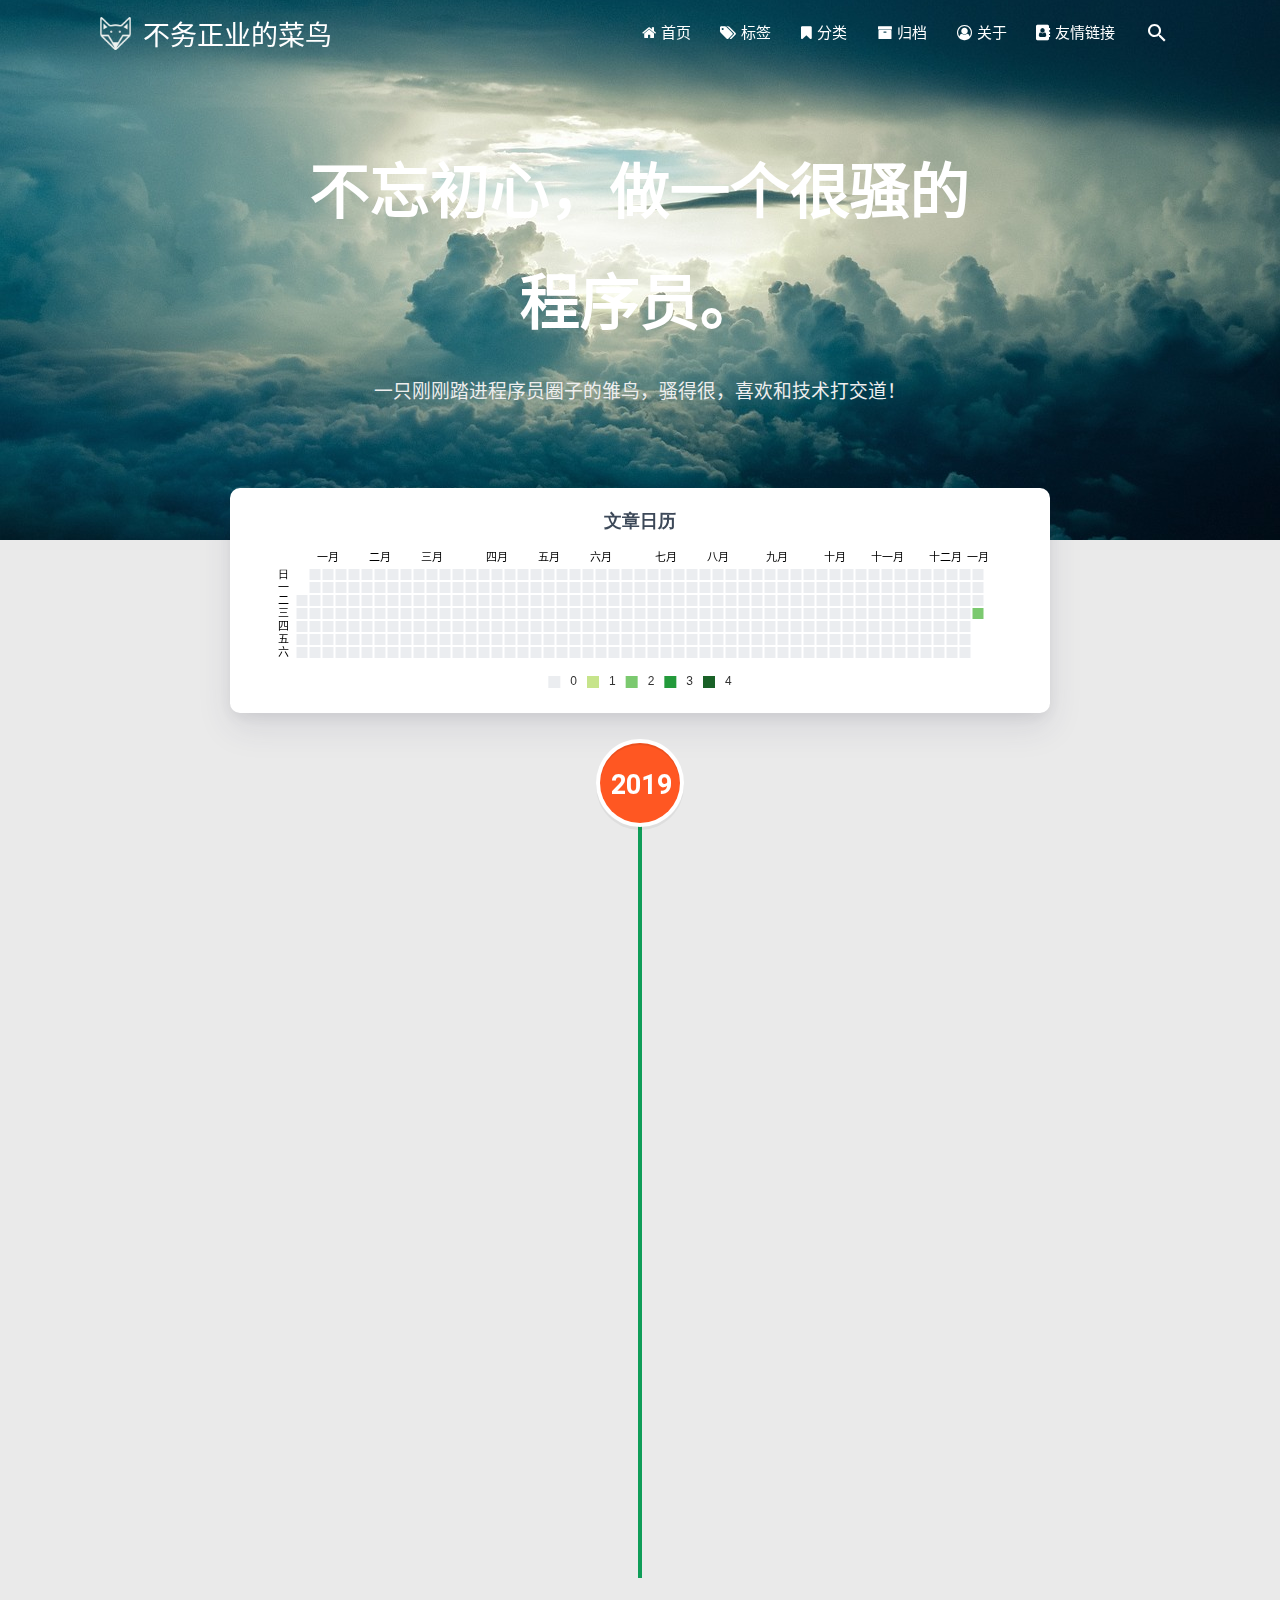
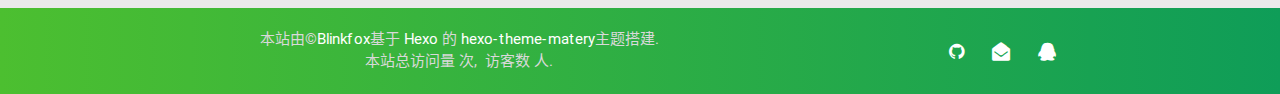
<file: archives/index.html>
<!DOCTYPE HTML>
<html lang="zh-CN">
<head>
    

<head><meta name="generator" content="Hexo 3.8.0">
    <meta charset="utf-8">
    <meta name="keywords" content="归档, 不务正业的菜鸟">
    <meta name="description" content="归档 | 不务正业的菜鸟">
    <meta http-equiv="X-UA-Compatible" content="IE=edge">
    <meta name="viewport" content="width=device-width, initial-scale=1.0">
    <meta name="renderer" content="webkit|ie-stand|ie-comp">
    <meta name="mobile-web-app-capable" content="yes">
    <meta name="format-detection" content="telephone=no">
    <meta name="apple-mobile-web-app-capable" content="yes">
    <meta name="apple-mobile-web-app-status-bar-style" content="black-translucent">
    <title>归档 | 不务正业的菜鸟</title>
    <link rel="icon" type="image/png" href="/favicon.png">

    <link rel="stylesheet" type="text/css" href="/libs/awesome/css/font-awesome.min.css">
    <link rel="stylesheet" type="text/css" href="/libs/materialize/css/materialize.min.css">
    <link rel="stylesheet" type="text/css" href="/libs/aos/aos.css">
    <link rel="stylesheet" type="text/css" href="/libs/animate/animate.min.css">
    <link rel="stylesheet" type="text/css" href="/libs/lightGallery/css/lightgallery.min.css">
    <link rel="stylesheet" type="text/css" href="/css/matery.css">
    <link rel="stylesheet" type="text/css" href="/css/my.css">

    <script src="/libs/jquery/jquery-2.2.0.min.js"></script>
<link rel="stylesheet" href="/css/prism-tomorrow.css" type="text/css"></head>

</head>

<body>

<header class="navbar-fixed">
    <nav id="headNav" class="bg-color nav-transparent">
        <div id="navContainer" class="container">
            <div class="nav-wrapper">
                <div class="brand-logo">
                    <a href="/" class="waves-effect waves-light">
                        
                        <img src="/medias/logo.png" class="logo-img hide-on-small-only">
                        
                        <span class="logo-span">不务正业的菜鸟</span>
                    </a>
                </div>
                

<a href="#" data-activates="mobile-nav" class="button-collapse"><i class="fa fa-navicon"></i></a>
<ul class="right">
    
    <li class="hide-on-med-and-down">
        <a href="/" class="waves-effect waves-light">
            
            <i class="fa fa-home"></i>
            
            <span>首页</span>
        </a>
    </li>
    
    <li class="hide-on-med-and-down">
        <a href="/tags" class="waves-effect waves-light">
            
            <i class="fa fa-tags"></i>
            
            <span>标签</span>
        </a>
    </li>
    
    <li class="hide-on-med-and-down">
        <a href="/categories" class="waves-effect waves-light">
            
            <i class="fa fa-bookmark"></i>
            
            <span>分类</span>
        </a>
    </li>
    
    <li class="hide-on-med-and-down">
        <a href="/archives" class="waves-effect waves-light">
            
            <i class="fa fa-archive"></i>
            
            <span>归档</span>
        </a>
    </li>
    
    <li class="hide-on-med-and-down">
        <a href="/about" class="waves-effect waves-light">
            
            <i class="fa fa-user-circle-o"></i>
            
            <span>关于</span>
        </a>
    </li>
    
    <li class="hide-on-med-and-down">
        <a href="/friends" class="waves-effect waves-light">
            
            <i class="fa fa-address-book"></i>
            
            <span>友情链接</span>
        </a>
    </li>
    
    <li>
        <a id="toggleSearch" class="waves-effect waves-light">
            <i id="searchIcon" class="mdi-action-search"></i>
        </a>
    </li>

</ul>

<div class="side-nav" id="mobile-nav">

    <div class="mobile-head bg-color">
        
        <img src="/medias/logo.png" class="logo-img circle responsive-img">
        
        <div class="logo-name">不务正业的菜鸟</div>
        <div class="logo-desc">
            
            一只刚刚踏进程序员圈子的雏鸟，骚得很，喜欢和技术打交道！
            
        </div>
    </div>

    

    <ul class="menu-list mobile-menu-list">
        
        <li>
            <a href="/" class="waves-effect waves-light">
                
                <i class="fa fa-fw fa-home"></i>
                
                首页
            </a>
        </li>
        
        <li>
            <a href="/tags" class="waves-effect waves-light">
                
                <i class="fa fa-fw fa-tags"></i>
                
                标签
            </a>
        </li>
        
        <li>
            <a href="/categories" class="waves-effect waves-light">
                
                <i class="fa fa-fw fa-bookmark"></i>
                
                分类
            </a>
        </li>
        
        <li>
            <a href="/archives" class="waves-effect waves-light">
                
                <i class="fa fa-fw fa-archive"></i>
                
                归档
            </a>
        </li>
        
        <li>
            <a href="/about" class="waves-effect waves-light">
                
                <i class="fa fa-fw fa-user-circle-o"></i>
                
                关于
            </a>
        </li>
        
        <li>
            <a href="/friends" class="waves-effect waves-light">
                
                <i class="fa fa-fw fa-address-book"></i>
                
                友情链接
            </a>
        </li>
        
        
        <li><div class="divider"></div></li>
        <li>
            <a href="https://github.com/blinkfox/hexo-theme-matery" class="waves-effect waves-light" target="_blank">
                <i class="fa fa-github-square fa-fw"></i>Fork Me
            </a>
        </li>
        
    </ul>

    <div class="social-link"><a href="https://github.com/DerrickChanJL" class="tooltipped" target="_blank" data-tooltip="访问我的GitHub" data-position="top" data-delay="50">
    <i class="fa fa-github"></i>
</a>
<a href="mailto:chenjiayin1990@163.com" class="tooltipped" target="_blank" data-tooltip="邮件联系我" data-position="top" data-delay="50">
    <i class="fa fa-envelope-open"></i>
</a>
<a href="#!" class="tooltipped" data-tooltip="QQ联系我: 1181062873" data-position="top" data-delay="50">
    <i class="fa fa-qq"></i>
</a>
</div>
</div>

            </div>
        </div>

        
        <style>
    .nav-transparent .github-corner {
        display: none !important;
    }

    .github-corner {
        position: absolute;
        z-index: 10;
        top: 0;
        right: 0;
        border: 0;
        transform: scale(1.1);
    }

    .github-corner svg {
        color: #0f9d58;
        fill: #fff;
        height: 64px;
        width: 64px;
    }

    .github-corner:hover .octo-arm {
        animation: a 0.56s ease-in-out;
    }

    .github-corner .octo-arm {
        animation: none;
    }

    @keyframes a {
        0%,
        to {
            transform: rotate(0);
        }
        20%,
        60% {
            transform: rotate(-25deg);
        }
        40%,
        80% {
            transform: rotate(10deg);
        }
    }
</style>

<a href="https://github.com/blinkfox/hexo-theme-matery" class="github-corner tooltipped hide-on-med-and-down" target="_blank" data-tooltip="Fork Me" data-position="left" data-delay="50">
    <svg viewbox="0 0 250 250" aria-hidden="true">
        <path d="M0,0 L115,115 L130,115 L142,142 L250,250 L250,0 Z"/>
        <path d="M128.3,109.0 C113.8,99.7 119.0,89.6 119.0,89.6 C122.0,82.7 120.5,78.6 120.5,78.6 C119.2,72.0 123.4,76.3 123.4,76.3 C127.3,80.9 125.5,87.3 125.5,87.3 C122.9,97.6 130.6,101.9 134.4,103.2" fill="currentColor" style="transform-origin: 130px 106px;" class="octo-arm"/>
        <path d="M115.0,115.0 C114.9,115.1 118.7,116.5 119.8,115.4 L133.7,101.6 C136.9,99.2 139.9,98.4 142.2,98.6 C133.8,88.0 127.5,74.4 143.8,58.0 C148.5,53.4 154.0,51.2 159.7,51.0 C160.3,49.4 163.2,43.6 171.4,40.1 C171.4,40.1 176.1,42.5 178.8,56.2 C183.1,58.6 187.2,61.8 190.9,65.4 C194.5,69.0 197.7,73.2 200.1,77.6 C213.8,80.2 216.3,84.9 216.3,84.9 C212.7,93.1 206.9,96.0 205.4,96.6 C205.1,102.4 203.0,107.8 198.3,112.5 C181.9,128.9 168.3,122.5 157.7,114.1 C157.9,116.9 156.7,120.9 152.7,124.9 L141.0,136.5 C139.8,137.7 141.6,141.9 141.8,141.8 Z" fill="currentColor" class="octo-body"/>
    </svg>
</a>
        
    </nav>
</header>

<div class="bg-cover  about-cover" style="background-image: url('/medias/cover.jpg')">
    <div class="container">
        <div class="row">
            <div class="col s10 offset-s1 m8 offset-m2 l8 offset-l2">
                <div class="brand">
                    <div class="title center-align">
                    
                        不忘初心，做一个很骚的程序员。
                    
                    </div>

                    <div class="description center-align">
                    
                        一只刚刚踏进程序员圈子的雏鸟，骚得很，喜欢和技术打交道！
                    
                    </div>
                </div>
            </div>
        </div>
        
    </div>
</div>

<script>
// Dynamically switch banner pictures every day.
$('.bg-cover').css('background-image', 'url(/medias/banner/' + new Date().getDay() + '.jpg)');
</script>

<main class="content">

    
    <div class="container archive-calendar">
    <div class="card">
        <div id="post-calendar" class="card-content"></div>
    </div>
</div>

<script type="text/javascript" src="/libs/echarts/echarts.min.js"></script>
<script type="text/javascript">
    let myChart = echarts.init(document.getElementById('post-calendar'));

    

    let option = {
        title: {
            top: 0,
            text: '文章日历',
            left: 'center',
            textStyle: {
                color: '#3C4858'
            }
        },
        tooltip: {
            padding: 10,
            backgroundColor: '#555',
            borderColor: '#777',
            borderWidth: 1,
            formatter: function (obj) {
                var value = obj.value;
                return '<div style="font-size: 14px;">' + value[0] + '：' + value[1] + '</div>';
            }
        },
        visualMap: {
            show: true,
            showLabel: true,
            categories: [0, 1, 2, 3, 4],
            calculable: true,
            inRange: {
                symbol: 'rect',
                color: ['#ebedf0', '#c6e48b', '#7bc96f', '#239a3b', '#196127']
            },
            itemWidth: 12,
            itemHeight: 12,
            orient: 'horizontal',
            left: 'center',
            bottom: 0
        },
        calendar: [{
            left: 'center',
            range: ["2018-01-02", "2019-01-02"],
            cellSize: [13, 13],
            splitLine: {
                show: false
            },
            itemStyle: {
                borderColor: '#fff',
                borderWidth: 2
            },
            yearLabel: {
                show: false
            },
            monthLabel: {
                nameMap: 'cn',
                fontSize: 11
            },
            dayLabel: {
                formatter: '{start}  1st',
                nameMap: 'cn',
                fontSize: 11
            }
        }],
        series: [{
            type: 'heatmap',
            coordinateSystem: 'calendar',
            calendarIndex: 0,
            data: [["2018-01-02", 0], ["2018-01-03", 0], ["2018-01-04", 0], ["2018-01-05", 0], ["2018-01-06", 0], ["2018-01-07", 0], ["2018-01-08", 0], ["2018-01-09", 0], ["2018-01-10", 0], ["2018-01-11", 0], ["2018-01-12", 0], ["2018-01-13", 0], ["2018-01-14", 0], ["2018-01-15", 0], ["2018-01-16", 0], ["2018-01-17", 0], ["2018-01-18", 0], ["2018-01-19", 0], ["2018-01-20", 0], ["2018-01-21", 0], ["2018-01-22", 0], ["2018-01-23", 0], ["2018-01-24", 0], ["2018-01-25", 0], ["2018-01-26", 0], ["2018-01-27", 0], ["2018-01-28", 0], ["2018-01-29", 0], ["2018-01-30", 0], ["2018-01-31", 0], ["2018-02-01", 0], ["2018-02-02", 0], ["2018-02-03", 0], ["2018-02-04", 0], ["2018-02-05", 0], ["2018-02-06", 0], ["2018-02-07", 0], ["2018-02-08", 0], ["2018-02-09", 0], ["2018-02-10", 0], ["2018-02-11", 0], ["2018-02-12", 0], ["2018-02-13", 0], ["2018-02-14", 0], ["2018-02-15", 0], ["2018-02-16", 0], ["2018-02-17", 0], ["2018-02-18", 0], ["2018-02-19", 0], ["2018-02-20", 0], ["2018-02-21", 0], ["2018-02-22", 0], ["2018-02-23", 0], ["2018-02-24", 0], ["2018-02-25", 0], ["2018-02-26", 0], ["2018-02-27", 0], ["2018-02-28", 0], ["2018-03-01", 0], ["2018-03-02", 0], ["2018-03-03", 0], ["2018-03-04", 0], ["2018-03-05", 0], ["2018-03-06", 0], ["2018-03-07", 0], ["2018-03-08", 0], ["2018-03-09", 0], ["2018-03-10", 0], ["2018-03-11", 0], ["2018-03-12", 0], ["2018-03-13", 0], ["2018-03-14", 0], ["2018-03-15", 0], ["2018-03-16", 0], ["2018-03-17", 0], ["2018-03-18", 0], ["2018-03-19", 0], ["2018-03-20", 0], ["2018-03-21", 0], ["2018-03-22", 0], ["2018-03-23", 0], ["2018-03-24", 0], ["2018-03-25", 0], ["2018-03-26", 0], ["2018-03-27", 0], ["2018-03-28", 0], ["2018-03-29", 0], ["2018-03-30", 0], ["2018-03-31", 0], ["2018-04-01", 0], ["2018-04-02", 0], ["2018-04-03", 0], ["2018-04-04", 0], ["2018-04-05", 0], ["2018-04-06", 0], ["2018-04-07", 0], ["2018-04-08", 0], ["2018-04-09", 0], ["2018-04-10", 0], ["2018-04-11", 0], ["2018-04-12", 0], ["2018-04-13", 0], ["2018-04-14", 0], ["2018-04-15", 0], ["2018-04-16", 0], ["2018-04-17", 0], ["2018-04-18", 0], ["2018-04-19", 0], ["2018-04-20", 0], ["2018-04-21", 0], ["2018-04-22", 0], ["2018-04-23", 0], ["2018-04-24", 0], ["2018-04-25", 0], ["2018-04-26", 0], ["2018-04-27", 0], ["2018-04-28", 0], ["2018-04-29", 0], ["2018-04-30", 0], ["2018-05-01", 0], ["2018-05-02", 0], ["2018-05-03", 0], ["2018-05-04", 0], ["2018-05-05", 0], ["2018-05-06", 0], ["2018-05-07", 0], ["2018-05-08", 0], ["2018-05-09", 0], ["2018-05-10", 0], ["2018-05-11", 0], ["2018-05-12", 0], ["2018-05-13", 0], ["2018-05-14", 0], ["2018-05-15", 0], ["2018-05-16", 0], ["2018-05-17", 0], ["2018-05-18", 0], ["2018-05-19", 0], ["2018-05-20", 0], ["2018-05-21", 0], ["2018-05-22", 0], ["2018-05-23", 0], ["2018-05-24", 0], ["2018-05-25", 0], ["2018-05-26", 0], ["2018-05-27", 0], ["2018-05-28", 0], ["2018-05-29", 0], ["2018-05-30", 0], ["2018-05-31", 0], ["2018-06-01", 0], ["2018-06-02", 0], ["2018-06-03", 0], ["2018-06-04", 0], ["2018-06-05", 0], ["2018-06-06", 0], ["2018-06-07", 0], ["2018-06-08", 0], ["2018-06-09", 0], ["2018-06-10", 0], ["2018-06-11", 0], ["2018-06-12", 0], ["2018-06-13", 0], ["2018-06-14", 0], ["2018-06-15", 0], ["2018-06-16", 0], ["2018-06-17", 0], ["2018-06-18", 0], ["2018-06-19", 0], ["2018-06-20", 0], ["2018-06-21", 0], ["2018-06-22", 0], ["2018-06-23", 0], ["2018-06-24", 0], ["2018-06-25", 0], ["2018-06-26", 0], ["2018-06-27", 0], ["2018-06-28", 0], ["2018-06-29", 0], ["2018-06-30", 0], ["2018-07-01", 0], ["2018-07-02", 0], ["2018-07-03", 0], ["2018-07-04", 0], ["2018-07-05", 0], ["2018-07-06", 0], ["2018-07-07", 0], ["2018-07-08", 0], ["2018-07-09", 0], ["2018-07-10", 0], ["2018-07-11", 0], ["2018-07-12", 0], ["2018-07-13", 0], ["2018-07-14", 0], ["2018-07-15", 0], ["2018-07-16", 0], ["2018-07-17", 0], ["2018-07-18", 0], ["2018-07-19", 0], ["2018-07-20", 0], ["2018-07-21", 0], ["2018-07-22", 0], ["2018-07-23", 0], ["2018-07-24", 0], ["2018-07-25", 0], ["2018-07-26", 0], ["2018-07-27", 0], ["2018-07-28", 0], ["2018-07-29", 0], ["2018-07-30", 0], ["2018-07-31", 0], ["2018-08-01", 0], ["2018-08-02", 0], ["2018-08-03", 0], ["2018-08-04", 0], ["2018-08-05", 0], ["2018-08-06", 0], ["2018-08-07", 0], ["2018-08-08", 0], ["2018-08-09", 0], ["2018-08-10", 0], ["2018-08-11", 0], ["2018-08-12", 0], ["2018-08-13", 0], ["2018-08-14", 0], ["2018-08-15", 0], ["2018-08-16", 0], ["2018-08-17", 0], ["2018-08-18", 0], ["2018-08-19", 0], ["2018-08-20", 0], ["2018-08-21", 0], ["2018-08-22", 0], ["2018-08-23", 0], ["2018-08-24", 0], ["2018-08-25", 0], ["2018-08-26", 0], ["2018-08-27", 0], ["2018-08-28", 0], ["2018-08-29", 0], ["2018-08-30", 0], ["2018-08-31", 0], ["2018-09-01", 0], ["2018-09-02", 0], ["2018-09-03", 0], ["2018-09-04", 0], ["2018-09-05", 0], ["2018-09-06", 0], ["2018-09-07", 0], ["2018-09-08", 0], ["2018-09-09", 0], ["2018-09-10", 0], ["2018-09-11", 0], ["2018-09-12", 0], ["2018-09-13", 0], ["2018-09-14", 0], ["2018-09-15", 0], ["2018-09-16", 0], ["2018-09-17", 0], ["2018-09-18", 0], ["2018-09-19", 0], ["2018-09-20", 0], ["2018-09-21", 0], ["2018-09-22", 0], ["2018-09-23", 0], ["2018-09-24", 0], ["2018-09-25", 0], ["2018-09-26", 0], ["2018-09-27", 0], ["2018-09-28", 0], ["2018-09-29", 0], ["2018-09-30", 0], ["2018-10-01", 0], ["2018-10-02", 0], ["2018-10-03", 0], ["2018-10-04", 0], ["2018-10-05", 0], ["2018-10-06", 0], ["2018-10-07", 0], ["2018-10-08", 0], ["2018-10-09", 0], ["2018-10-10", 0], ["2018-10-11", 0], ["2018-10-12", 0], ["2018-10-13", 0], ["2018-10-14", 0], ["2018-10-15", 0], ["2018-10-16", 0], ["2018-10-17", 0], ["2018-10-18", 0], ["2018-10-19", 0], ["2018-10-20", 0], ["2018-10-21", 0], ["2018-10-22", 0], ["2018-10-23", 0], ["2018-10-24", 0], ["2018-10-25", 0], ["2018-10-26", 0], ["2018-10-27", 0], ["2018-10-28", 0], ["2018-10-29", 0], ["2018-10-30", 0], ["2018-10-31", 0], ["2018-11-01", 0], ["2018-11-02", 0], ["2018-11-03", 0], ["2018-11-04", 0], ["2018-11-05", 0], ["2018-11-06", 0], ["2018-11-07", 0], ["2018-11-08", 0], ["2018-11-09", 0], ["2018-11-10", 0], ["2018-11-11", 0], ["2018-11-12", 0], ["2018-11-13", 0], ["2018-11-14", 0], ["2018-11-15", 0], ["2018-11-16", 0], ["2018-11-17", 0], ["2018-11-18", 0], ["2018-11-19", 0], ["2018-11-20", 0], ["2018-11-21", 0], ["2018-11-22", 0], ["2018-11-23", 0], ["2018-11-24", 0], ["2018-11-25", 0], ["2018-11-26", 0], ["2018-11-27", 0], ["2018-11-28", 0], ["2018-11-29", 0], ["2018-11-30", 0], ["2018-12-01", 0], ["2018-12-02", 0], ["2018-12-03", 0], ["2018-12-04", 0], ["2018-12-05", 0], ["2018-12-06", 0], ["2018-12-07", 0], ["2018-12-08", 0], ["2018-12-09", 0], ["2018-12-10", 0], ["2018-12-11", 0], ["2018-12-12", 0], ["2018-12-13", 0], ["2018-12-14", 0], ["2018-12-15", 0], ["2018-12-16", 0], ["2018-12-17", 0], ["2018-12-18", 0], ["2018-12-19", 0], ["2018-12-20", 0], ["2018-12-21", 0], ["2018-12-22", 0], ["2018-12-23", 0], ["2018-12-24", 0], ["2018-12-25", 0], ["2018-12-26", 0], ["2018-12-27", 0], ["2018-12-28", 0], ["2018-12-29", 0], ["2018-12-30", 0], ["2018-12-31", 0], ["2019-01-01", 0], ["2019-01-02", 2]]
        }]

    };

    myChart.setOption(option);
</script>
    

    

    <div id="cd-timeline" class="container">
        
        <div class="cd-timeline-block">

            
            
            
            <div class="cd-timeline-img year" data-aos="zoom-in-up">
                <a href="/archives/2019">2019</a>
            </div>
            

            
            
            
            <div class="cd-timeline-img month" data-aos="zoom-in-up">
                <a href="/archives/2019/01">01</a>
            </div>
            

            
            <div class="cd-timeline-img day" data-aos="zoom-in-up">
                <span>02</span>
            </div>
            <article class="cd-timeline-content" data-aos="fade-up">
                <div class="article col s12 m6">
                    <div class="card">
                        <a href="/2019/01/02/ce-shi-wo-de-ge-ren-bo-ke/">
                            <div class="card-image">
                                
                                
                                <img src="/medias/featureimages/13.jpg" class="responsive-img" alt="测试我的个人博客">
                                
                                <span class="card-title">测试我的个人博客</span>
                            </div>
                        </a>
                        <div class="card-content article-content">
                            <div class="summary"></div>
                            <div class="publish-info">
                                <span class="publish-date">
                                    <i class="fa fa-clock-o fa-fw icon-date"></i>2019-01-02
                                </span>
                                <span class="publish-author">
                                    
                                    <i class="fa fa-user fa-fw"></i>
                                    Derrick Chan
                                    
                                </span>
                            </div>
                        </div>

                        
                    </div>
                </div>
            </article>
        </div>
        
        <div class="cd-timeline-block">

            
            

            
            

            
            <div class="cd-timeline-img day" data-aos="zoom-in-up">
                <span>02</span>
            </div>
            <article class="cd-timeline-content" data-aos="fade-up">
                <div class="article col s12 m6">
                    <div class="card">
                        <a href="/2019/01/02/hello-world/">
                            <div class="card-image">
                                
                                
                                <img src="/medias/featureimages/12.jpg" class="responsive-img" alt="Hello World">
                                
                                <span class="card-title">Hello World</span>
                            </div>
                        </a>
                        <div class="card-content article-content">
                            <div class="summary">Welcome to Hexo! This is your very first post. Check documentation for more info</div>
                            <div class="publish-info">
                                <span class="publish-date">
                                    <i class="fa fa-clock-o fa-fw icon-date"></i>2019-01-02
                                </span>
                                <span class="publish-author">
                                    
                                    <i class="fa fa-user fa-fw"></i>
                                    Derrick Chan
                                    
                                </span>
                            </div>
                        </div>

                        
                    </div>
                </div>
            </article>
        </div>
        
    </div>

</main>


<footer class="page-footer bg-color">
    <div class="container row center-align">
        <div class="col s12 m8 l8 copy-right">
            本站由&copy;<a href="https://blinkfox.github.io/" target="_blank">Blinkfox</a>基于
            <a href="https://hexo.io/" target="_blank">Hexo</a> 的
            <a href="https://github.com/blinkfox/hexo-theme-matery" target="_blank">hexo-theme-matery</a>主题搭建.

            
			
                <br>
                <span id="busuanzi_container_site_pv">
                    本站总访问量 <span id="busuanzi_value_site_pv" style="color: #fff;"></span> 次,&nbsp;
                </span>
				<span id="busuanzi_container_site_uv">
                    访客数 <span id="busuanzi_value_site_uv" style="color: #fff;"></span> 人.
                </span>
			
        </div>
        <div class="col s12 m4 l4 social-link social-statis"><a href="https://github.com/DerrickChanJL" class="tooltipped" target="_blank" data-tooltip="访问我的GitHub" data-position="top" data-delay="50">
    <i class="fa fa-github"></i>
</a>
<a href="mailto:chenjiayin1990@163.com" class="tooltipped" target="_blank" data-tooltip="邮件联系我" data-position="top" data-delay="50">
    <i class="fa fa-envelope-open"></i>
</a>
<a href="#!" class="tooltipped" data-tooltip="QQ联系我: 1181062873" data-position="top" data-delay="50">
    <i class="fa fa-qq"></i>
</a>
</div>
    </div>
</footer>

<div class="progress-bar"></div>


<!-- 搜索遮罩框 -->
<div id="searchModal" class="modal">
    <div class="modal-content">
        <div class="search-header">
            <span class="title">搜索</span>
            <input type="search" id="searchInput" name="s" placeholder="请输入搜索的关键字" class="search-input" autofocus>
        </div>
        <div id="searchResult"></div>
    </div>
</div>

<script src="/js/search.js"></script>
<script type="text/javascript">
    searchFunc("/" + "search.xml", 'searchInput', 'searchResult');
</script>
<!-- 回到顶部按钮 -->
<div id="backTop" class="top-scroll">
    <a class="btn-floating btn-large waves-effect waves-light" href="#!">
        <i class="fa fa-angle-up"></i>
    </a>
</div>


<script src="/libs/materialize/js/materialize.min.js"></script>
<script src="/libs/masonry/masonry.pkgd.min.js"></script>
<script src="/libs/aos/aos.js"></script>
<script src="/libs/scrollprogress/scrollProgress.min.js"></script>
<script src="/libs/lightGallery/js/lightgallery-all.min.js"></script>
<script src="/js/matery.js"></script>

<!-- Global site tag (gtag.js) - Google Analytics -->



    <script src="/libs/others/clicklove.js"></script>


    <script async src="/libs/others/busuanzi.pure.mini.js"></script>


</body>
</html>
</file>
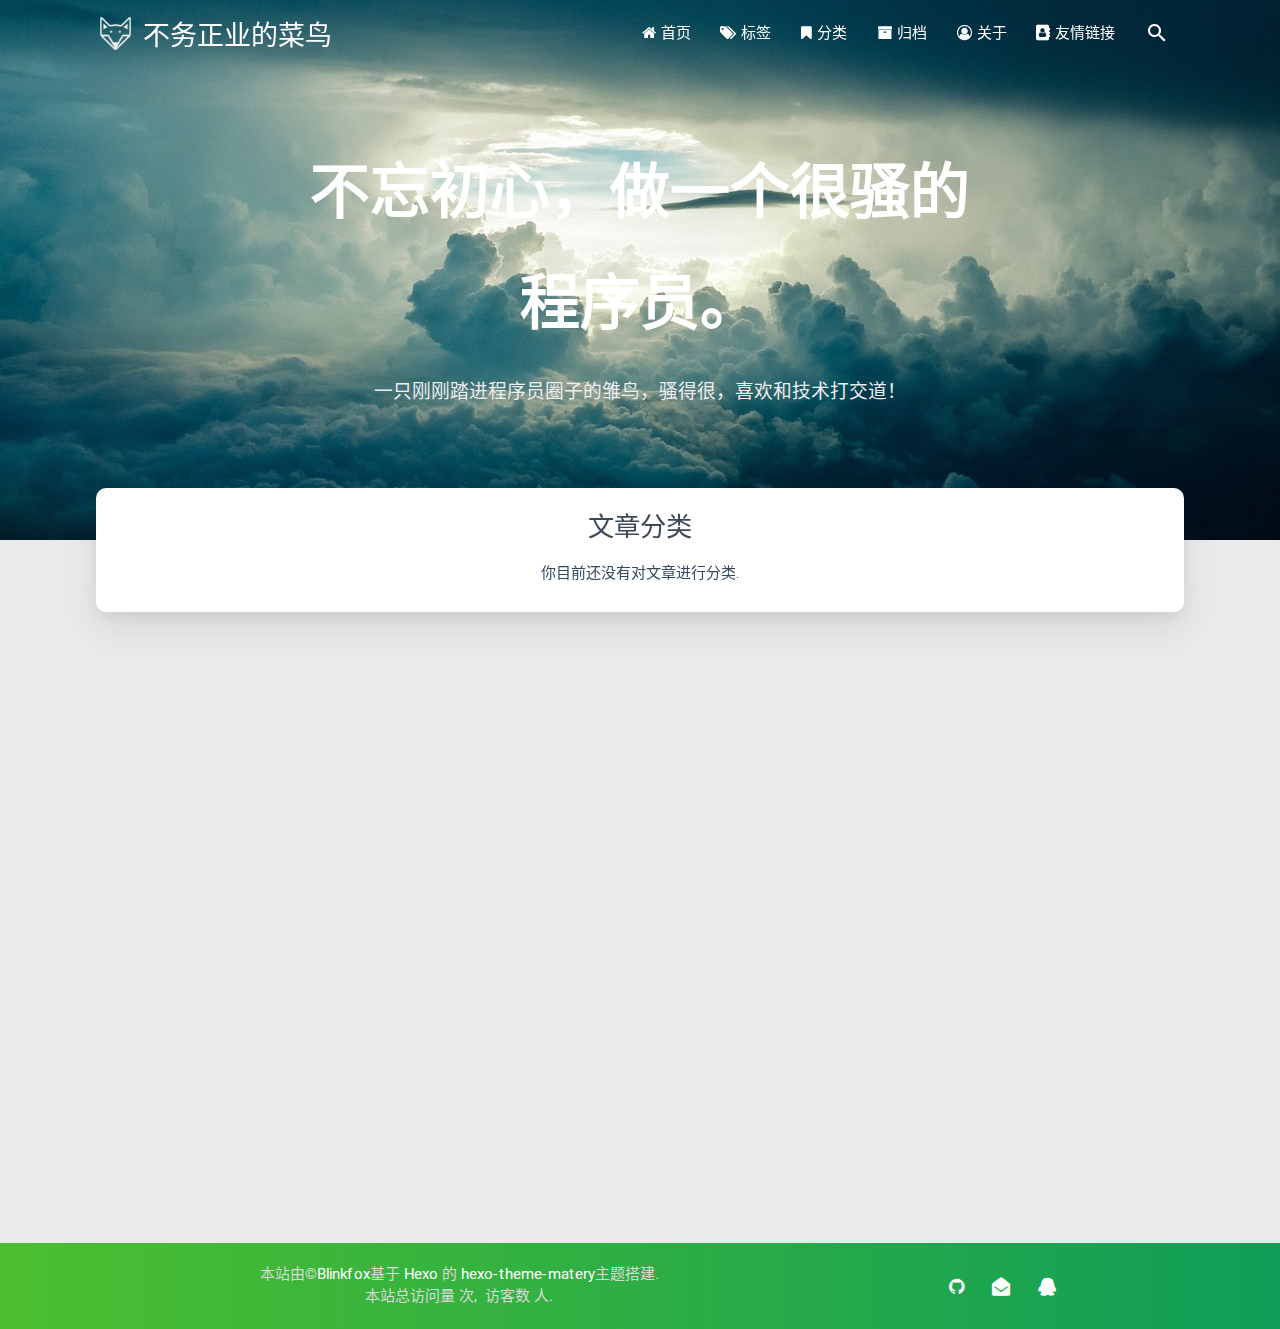
<file: categories/index.html>
<!DOCTYPE HTML>
<html lang="zh-CN">
<head>
    

<head><meta name="generator" content="Hexo 3.8.0">
    <meta charset="utf-8">
    <meta name="keywords" content="分类, 不务正业的菜鸟">
    <meta name="description" content="分类 | 不务正业的菜鸟">
    <meta http-equiv="X-UA-Compatible" content="IE=edge">
    <meta name="viewport" content="width=device-width, initial-scale=1.0">
    <meta name="renderer" content="webkit|ie-stand|ie-comp">
    <meta name="mobile-web-app-capable" content="yes">
    <meta name="format-detection" content="telephone=no">
    <meta name="apple-mobile-web-app-capable" content="yes">
    <meta name="apple-mobile-web-app-status-bar-style" content="black-translucent">
    <title>分类 | 不务正业的菜鸟</title>
    <link rel="icon" type="image/png" href="/favicon.png">

    <link rel="stylesheet" type="text/css" href="/libs/awesome/css/font-awesome.min.css">
    <link rel="stylesheet" type="text/css" href="/libs/materialize/css/materialize.min.css">
    <link rel="stylesheet" type="text/css" href="/libs/aos/aos.css">
    <link rel="stylesheet" type="text/css" href="/libs/animate/animate.min.css">
    <link rel="stylesheet" type="text/css" href="/libs/lightGallery/css/lightgallery.min.css">
    <link rel="stylesheet" type="text/css" href="/css/matery.css">
    <link rel="stylesheet" type="text/css" href="/css/my.css">

    <script src="/libs/jquery/jquery-2.2.0.min.js"></script>
<link rel="stylesheet" href="/css/prism-tomorrow.css" type="text/css"></head>

</head>

<body>

<header class="navbar-fixed">
    <nav id="headNav" class="bg-color nav-transparent">
        <div id="navContainer" class="container">
            <div class="nav-wrapper">
                <div class="brand-logo">
                    <a href="/" class="waves-effect waves-light">
                        
                        <img src="/medias/logo.png" class="logo-img hide-on-small-only">
                        
                        <span class="logo-span">不务正业的菜鸟</span>
                    </a>
                </div>
                

<a href="#" data-activates="mobile-nav" class="button-collapse"><i class="fa fa-navicon"></i></a>
<ul class="right">
    
    <li class="hide-on-med-and-down">
        <a href="/" class="waves-effect waves-light">
            
            <i class="fa fa-home"></i>
            
            <span>首页</span>
        </a>
    </li>
    
    <li class="hide-on-med-and-down">
        <a href="/tags" class="waves-effect waves-light">
            
            <i class="fa fa-tags"></i>
            
            <span>标签</span>
        </a>
    </li>
    
    <li class="hide-on-med-and-down">
        <a href="/categories" class="waves-effect waves-light">
            
            <i class="fa fa-bookmark"></i>
            
            <span>分类</span>
        </a>
    </li>
    
    <li class="hide-on-med-and-down">
        <a href="/archives" class="waves-effect waves-light">
            
            <i class="fa fa-archive"></i>
            
            <span>归档</span>
        </a>
    </li>
    
    <li class="hide-on-med-and-down">
        <a href="/about" class="waves-effect waves-light">
            
            <i class="fa fa-user-circle-o"></i>
            
            <span>关于</span>
        </a>
    </li>
    
    <li class="hide-on-med-and-down">
        <a href="/friends" class="waves-effect waves-light">
            
            <i class="fa fa-address-book"></i>
            
            <span>友情链接</span>
        </a>
    </li>
    
    <li>
        <a id="toggleSearch" class="waves-effect waves-light">
            <i id="searchIcon" class="mdi-action-search"></i>
        </a>
    </li>

</ul>

<div class="side-nav" id="mobile-nav">

    <div class="mobile-head bg-color">
        
        <img src="/medias/logo.png" class="logo-img circle responsive-img">
        
        <div class="logo-name">不务正业的菜鸟</div>
        <div class="logo-desc">
            
            一只刚刚踏进程序员圈子的雏鸟，骚得很，喜欢和技术打交道！
            
        </div>
    </div>

    

    <ul class="menu-list mobile-menu-list">
        
        <li>
            <a href="/" class="waves-effect waves-light">
                
                <i class="fa fa-fw fa-home"></i>
                
                首页
            </a>
        </li>
        
        <li>
            <a href="/tags" class="waves-effect waves-light">
                
                <i class="fa fa-fw fa-tags"></i>
                
                标签
            </a>
        </li>
        
        <li>
            <a href="/categories" class="waves-effect waves-light">
                
                <i class="fa fa-fw fa-bookmark"></i>
                
                分类
            </a>
        </li>
        
        <li>
            <a href="/archives" class="waves-effect waves-light">
                
                <i class="fa fa-fw fa-archive"></i>
                
                归档
            </a>
        </li>
        
        <li>
            <a href="/about" class="waves-effect waves-light">
                
                <i class="fa fa-fw fa-user-circle-o"></i>
                
                关于
            </a>
        </li>
        
        <li>
            <a href="/friends" class="waves-effect waves-light">
                
                <i class="fa fa-fw fa-address-book"></i>
                
                友情链接
            </a>
        </li>
        
        
        <li><div class="divider"></div></li>
        <li>
            <a href="https://github.com/blinkfox/hexo-theme-matery" class="waves-effect waves-light" target="_blank">
                <i class="fa fa-github-square fa-fw"></i>Fork Me
            </a>
        </li>
        
    </ul>

    <div class="social-link"><a href="https://github.com/DerrickChanJL" class="tooltipped" target="_blank" data-tooltip="访问我的GitHub" data-position="top" data-delay="50">
    <i class="fa fa-github"></i>
</a>
<a href="mailto:chenjiayin1990@163.com" class="tooltipped" target="_blank" data-tooltip="邮件联系我" data-position="top" data-delay="50">
    <i class="fa fa-envelope-open"></i>
</a>
<a href="#!" class="tooltipped" data-tooltip="QQ联系我: 1181062873" data-position="top" data-delay="50">
    <i class="fa fa-qq"></i>
</a>
</div>
</div>

            </div>
        </div>

        
        <style>
    .nav-transparent .github-corner {
        display: none !important;
    }

    .github-corner {
        position: absolute;
        z-index: 10;
        top: 0;
        right: 0;
        border: 0;
        transform: scale(1.1);
    }

    .github-corner svg {
        color: #0f9d58;
        fill: #fff;
        height: 64px;
        width: 64px;
    }

    .github-corner:hover .octo-arm {
        animation: a 0.56s ease-in-out;
    }

    .github-corner .octo-arm {
        animation: none;
    }

    @keyframes a {
        0%,
        to {
            transform: rotate(0);
        }
        20%,
        60% {
            transform: rotate(-25deg);
        }
        40%,
        80% {
            transform: rotate(10deg);
        }
    }
</style>

<a href="https://github.com/blinkfox/hexo-theme-matery" class="github-corner tooltipped hide-on-med-and-down" target="_blank" data-tooltip="Fork Me" data-position="left" data-delay="50">
    <svg viewbox="0 0 250 250" aria-hidden="true">
        <path d="M0,0 L115,115 L130,115 L142,142 L250,250 L250,0 Z"/>
        <path d="M128.3,109.0 C113.8,99.7 119.0,89.6 119.0,89.6 C122.0,82.7 120.5,78.6 120.5,78.6 C119.2,72.0 123.4,76.3 123.4,76.3 C127.3,80.9 125.5,87.3 125.5,87.3 C122.9,97.6 130.6,101.9 134.4,103.2" fill="currentColor" style="transform-origin: 130px 106px;" class="octo-arm"/>
        <path d="M115.0,115.0 C114.9,115.1 118.7,116.5 119.8,115.4 L133.7,101.6 C136.9,99.2 139.9,98.4 142.2,98.6 C133.8,88.0 127.5,74.4 143.8,58.0 C148.5,53.4 154.0,51.2 159.7,51.0 C160.3,49.4 163.2,43.6 171.4,40.1 C171.4,40.1 176.1,42.5 178.8,56.2 C183.1,58.6 187.2,61.8 190.9,65.4 C194.5,69.0 197.7,73.2 200.1,77.6 C213.8,80.2 216.3,84.9 216.3,84.9 C212.7,93.1 206.9,96.0 205.4,96.6 C205.1,102.4 203.0,107.8 198.3,112.5 C181.9,128.9 168.3,122.5 157.7,114.1 C157.9,116.9 156.7,120.9 152.7,124.9 L141.0,136.5 C139.8,137.7 141.6,141.9 141.8,141.8 Z" fill="currentColor" class="octo-body"/>
    </svg>
</a>
        
    </nav>
</header>

<div class="bg-cover  about-cover" style="background-image: url('/medias/cover.jpg')">
    <div class="container">
        <div class="row">
            <div class="col s10 offset-s1 m8 offset-m2 l8 offset-l2">
                <div class="brand">
                    <div class="title center-align">
                    
                        不忘初心，做一个很骚的程序员。
                    
                    </div>

                    <div class="description center-align">
                    
                        一只刚刚踏进程序员圈子的雏鸟，骚得很，喜欢和技术打交道！
                    
                    </div>
                </div>
            </div>
        </div>
        
    </div>
</div>

<script>
// Dynamically switch banner pictures every day.
$('.bg-cover').css('background-image', 'url(/medias/banner/' + new Date().getDay() + '.jpg)');
</script>

<main class="content">

    

<div id="category-cloud" class="container chip-container">
    <div class="card">
        <div class="card-content">
            <div class="tag-title center-align">文章分类</div>
            <div class="tag-chips">
                
                你目前还没有对文章进行分类.
                
            </div>
        </div>
    </div>
</div>

    

</main>

<footer class="page-footer bg-color">
    <div class="container row center-align">
        <div class="col s12 m8 l8 copy-right">
            本站由&copy;<a href="https://blinkfox.github.io/" target="_blank">Blinkfox</a>基于
            <a href="https://hexo.io/" target="_blank">Hexo</a> 的
            <a href="https://github.com/blinkfox/hexo-theme-matery" target="_blank">hexo-theme-matery</a>主题搭建.

            
			
                <br>
                <span id="busuanzi_container_site_pv">
                    本站总访问量 <span id="busuanzi_value_site_pv" style="color: #fff;"></span> 次,&nbsp;
                </span>
				<span id="busuanzi_container_site_uv">
                    访客数 <span id="busuanzi_value_site_uv" style="color: #fff;"></span> 人.
                </span>
			
        </div>
        <div class="col s12 m4 l4 social-link social-statis"><a href="https://github.com/DerrickChanJL" class="tooltipped" target="_blank" data-tooltip="访问我的GitHub" data-position="top" data-delay="50">
    <i class="fa fa-github"></i>
</a>
<a href="mailto:chenjiayin1990@163.com" class="tooltipped" target="_blank" data-tooltip="邮件联系我" data-position="top" data-delay="50">
    <i class="fa fa-envelope-open"></i>
</a>
<a href="#!" class="tooltipped" data-tooltip="QQ联系我: 1181062873" data-position="top" data-delay="50">
    <i class="fa fa-qq"></i>
</a>
</div>
    </div>
</footer>

<div class="progress-bar"></div>


<!-- 搜索遮罩框 -->
<div id="searchModal" class="modal">
    <div class="modal-content">
        <div class="search-header">
            <span class="title">搜索</span>
            <input type="search" id="searchInput" name="s" placeholder="请输入搜索的关键字" class="search-input" autofocus>
        </div>
        <div id="searchResult"></div>
    </div>
</div>

<script src="/js/search.js"></script>
<script type="text/javascript">
    searchFunc("/" + "search.xml", 'searchInput', 'searchResult');
</script>
<!-- 回到顶部按钮 -->
<div id="backTop" class="top-scroll">
    <a class="btn-floating btn-large waves-effect waves-light" href="#!">
        <i class="fa fa-angle-up"></i>
    </a>
</div>


<script src="/libs/materialize/js/materialize.min.js"></script>
<script src="/libs/masonry/masonry.pkgd.min.js"></script>
<script src="/libs/aos/aos.js"></script>
<script src="/libs/scrollprogress/scrollProgress.min.js"></script>
<script src="/libs/lightGallery/js/lightgallery-all.min.js"></script>
<script src="/js/matery.js"></script>

<!-- Global site tag (gtag.js) - Google Analytics -->



    <script src="/libs/others/clicklove.js"></script>


    <script async src="/libs/others/busuanzi.pure.mini.js"></script>


</body>
</html>
</file>
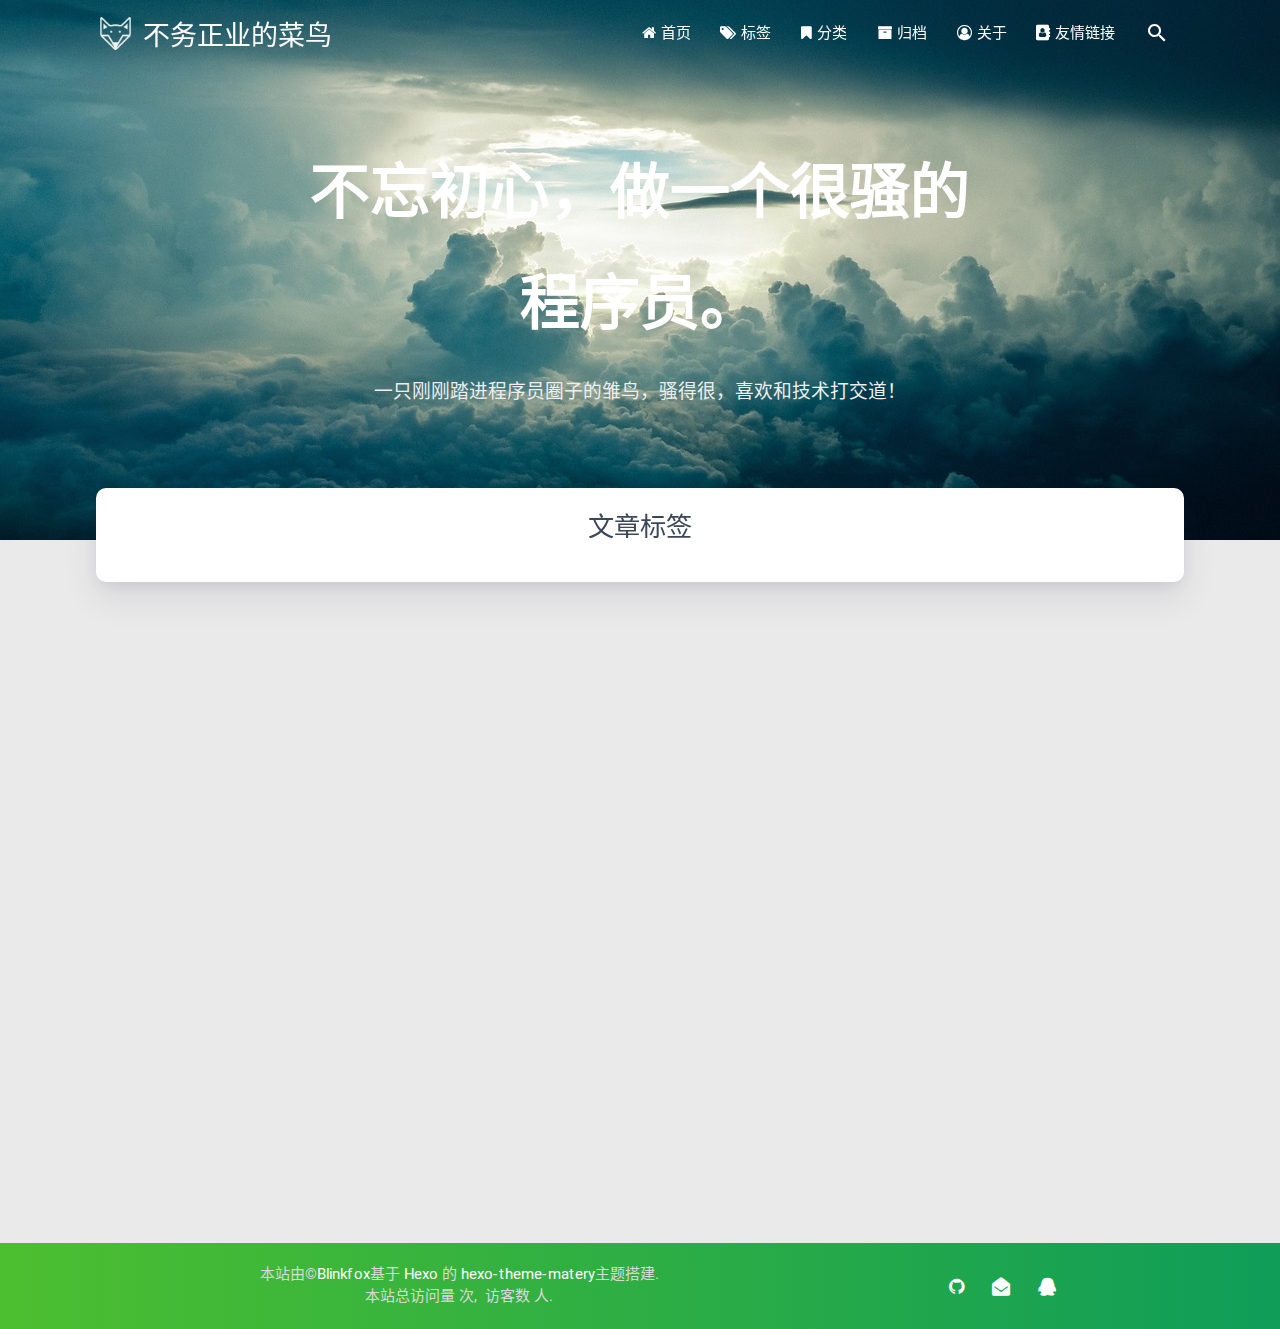
<file: tags/index.html>
<!DOCTYPE HTML>
<html lang="zh-CN">
<head>
    

<head><meta name="generator" content="Hexo 3.8.0">
    <meta charset="utf-8">
    <meta name="keywords" content="标签, 不务正业的菜鸟">
    <meta name="description" content="标签 | 不务正业的菜鸟">
    <meta http-equiv="X-UA-Compatible" content="IE=edge">
    <meta name="viewport" content="width=device-width, initial-scale=1.0">
    <meta name="renderer" content="webkit|ie-stand|ie-comp">
    <meta name="mobile-web-app-capable" content="yes">
    <meta name="format-detection" content="telephone=no">
    <meta name="apple-mobile-web-app-capable" content="yes">
    <meta name="apple-mobile-web-app-status-bar-style" content="black-translucent">
    <title>标签 | 不务正业的菜鸟</title>
    <link rel="icon" type="image/png" href="/favicon.png">

    <link rel="stylesheet" type="text/css" href="/libs/awesome/css/font-awesome.min.css">
    <link rel="stylesheet" type="text/css" href="/libs/materialize/css/materialize.min.css">
    <link rel="stylesheet" type="text/css" href="/libs/aos/aos.css">
    <link rel="stylesheet" type="text/css" href="/libs/animate/animate.min.css">
    <link rel="stylesheet" type="text/css" href="/libs/lightGallery/css/lightgallery.min.css">
    <link rel="stylesheet" type="text/css" href="/css/matery.css">
    <link rel="stylesheet" type="text/css" href="/css/my.css">

    <script src="/libs/jquery/jquery-2.2.0.min.js"></script>
<link rel="stylesheet" href="/css/prism-tomorrow.css" type="text/css"></head>

</head>

<body>

<header class="navbar-fixed">
    <nav id="headNav" class="bg-color nav-transparent">
        <div id="navContainer" class="container">
            <div class="nav-wrapper">
                <div class="brand-logo">
                    <a href="/" class="waves-effect waves-light">
                        
                        <img src="/medias/logo.png" class="logo-img hide-on-small-only">
                        
                        <span class="logo-span">不务正业的菜鸟</span>
                    </a>
                </div>
                

<a href="#" data-activates="mobile-nav" class="button-collapse"><i class="fa fa-navicon"></i></a>
<ul class="right">
    
    <li class="hide-on-med-and-down">
        <a href="/" class="waves-effect waves-light">
            
            <i class="fa fa-home"></i>
            
            <span>首页</span>
        </a>
    </li>
    
    <li class="hide-on-med-and-down">
        <a href="/tags" class="waves-effect waves-light">
            
            <i class="fa fa-tags"></i>
            
            <span>标签</span>
        </a>
    </li>
    
    <li class="hide-on-med-and-down">
        <a href="/categories" class="waves-effect waves-light">
            
            <i class="fa fa-bookmark"></i>
            
            <span>分类</span>
        </a>
    </li>
    
    <li class="hide-on-med-and-down">
        <a href="/archives" class="waves-effect waves-light">
            
            <i class="fa fa-archive"></i>
            
            <span>归档</span>
        </a>
    </li>
    
    <li class="hide-on-med-and-down">
        <a href="/about" class="waves-effect waves-light">
            
            <i class="fa fa-user-circle-o"></i>
            
            <span>关于</span>
        </a>
    </li>
    
    <li class="hide-on-med-and-down">
        <a href="/friends" class="waves-effect waves-light">
            
            <i class="fa fa-address-book"></i>
            
            <span>友情链接</span>
        </a>
    </li>
    
    <li>
        <a id="toggleSearch" class="waves-effect waves-light">
            <i id="searchIcon" class="mdi-action-search"></i>
        </a>
    </li>

</ul>

<div class="side-nav" id="mobile-nav">

    <div class="mobile-head bg-color">
        
        <img src="/medias/logo.png" class="logo-img circle responsive-img">
        
        <div class="logo-name">不务正业的菜鸟</div>
        <div class="logo-desc">
            
            一只刚刚踏进程序员圈子的雏鸟，骚得很，喜欢和技术打交道！
            
        </div>
    </div>

    

    <ul class="menu-list mobile-menu-list">
        
        <li>
            <a href="/" class="waves-effect waves-light">
                
                <i class="fa fa-fw fa-home"></i>
                
                首页
            </a>
        </li>
        
        <li>
            <a href="/tags" class="waves-effect waves-light">
                
                <i class="fa fa-fw fa-tags"></i>
                
                标签
            </a>
        </li>
        
        <li>
            <a href="/categories" class="waves-effect waves-light">
                
                <i class="fa fa-fw fa-bookmark"></i>
                
                分类
            </a>
        </li>
        
        <li>
            <a href="/archives" class="waves-effect waves-light">
                
                <i class="fa fa-fw fa-archive"></i>
                
                归档
            </a>
        </li>
        
        <li>
            <a href="/about" class="waves-effect waves-light">
                
                <i class="fa fa-fw fa-user-circle-o"></i>
                
                关于
            </a>
        </li>
        
        <li>
            <a href="/friends" class="waves-effect waves-light">
                
                <i class="fa fa-fw fa-address-book"></i>
                
                友情链接
            </a>
        </li>
        
        
        <li><div class="divider"></div></li>
        <li>
            <a href="https://github.com/blinkfox/hexo-theme-matery" class="waves-effect waves-light" target="_blank">
                <i class="fa fa-github-square fa-fw"></i>Fork Me
            </a>
        </li>
        
    </ul>

    <div class="social-link"><a href="https://github.com/blinkfox" class="tooltipped" target="_blank" data-tooltip="访问我的GitHub" data-position="top" data-delay="50">
    <i class="fa fa-github"></i>
</a>
<a href="mailto:chenjiayin1990@163.com" class="tooltipped" target="_blank" data-tooltip="邮件联系我" data-position="top" data-delay="50">
    <i class="fa fa-envelope-open"></i>
</a>
<a href="#!" class="tooltipped" data-tooltip="QQ联系我: 1181062873" data-position="top" data-delay="50">
    <i class="fa fa-qq"></i>
</a>
</div>
</div>

            </div>
        </div>

        
        <style>
    .nav-transparent .github-corner {
        display: none !important;
    }

    .github-corner {
        position: absolute;
        z-index: 10;
        top: 0;
        right: 0;
        border: 0;
        transform: scale(1.1);
    }

    .github-corner svg {
        color: #0f9d58;
        fill: #fff;
        height: 64px;
        width: 64px;
    }

    .github-corner:hover .octo-arm {
        animation: a 0.56s ease-in-out;
    }

    .github-corner .octo-arm {
        animation: none;
    }

    @keyframes a {
        0%,
        to {
            transform: rotate(0);
        }
        20%,
        60% {
            transform: rotate(-25deg);
        }
        40%,
        80% {
            transform: rotate(10deg);
        }
    }
</style>

<a href="https://github.com/blinkfox/hexo-theme-matery" class="github-corner tooltipped hide-on-med-and-down" target="_blank" data-tooltip="Fork Me" data-position="left" data-delay="50">
    <svg viewbox="0 0 250 250" aria-hidden="true">
        <path d="M0,0 L115,115 L130,115 L142,142 L250,250 L250,0 Z"/>
        <path d="M128.3,109.0 C113.8,99.7 119.0,89.6 119.0,89.6 C122.0,82.7 120.5,78.6 120.5,78.6 C119.2,72.0 123.4,76.3 123.4,76.3 C127.3,80.9 125.5,87.3 125.5,87.3 C122.9,97.6 130.6,101.9 134.4,103.2" fill="currentColor" style="transform-origin: 130px 106px;" class="octo-arm"/>
        <path d="M115.0,115.0 C114.9,115.1 118.7,116.5 119.8,115.4 L133.7,101.6 C136.9,99.2 139.9,98.4 142.2,98.6 C133.8,88.0 127.5,74.4 143.8,58.0 C148.5,53.4 154.0,51.2 159.7,51.0 C160.3,49.4 163.2,43.6 171.4,40.1 C171.4,40.1 176.1,42.5 178.8,56.2 C183.1,58.6 187.2,61.8 190.9,65.4 C194.5,69.0 197.7,73.2 200.1,77.6 C213.8,80.2 216.3,84.9 216.3,84.9 C212.7,93.1 206.9,96.0 205.4,96.6 C205.1,102.4 203.0,107.8 198.3,112.5 C181.9,128.9 168.3,122.5 157.7,114.1 C157.9,116.9 156.7,120.9 152.7,124.9 L141.0,136.5 C139.8,137.7 141.6,141.9 141.8,141.8 Z" fill="currentColor" class="octo-body"/>
    </svg>
</a>
        
    </nav>
</header>

<div class="bg-cover  about-cover" style="background-image: url('/medias/cover.jpg')">
    <div class="container">
        <div class="row">
            <div class="col s10 offset-s1 m8 offset-m2 l8 offset-l2">
                <div class="brand">
                    <div class="title center-align">
                    
                        不忘初心，做一个很骚的程序员。
                    
                    </div>

                    <div class="description center-align">
                    
                        一只刚刚踏进程序员圈子的雏鸟，骚得很，喜欢和技术打交道！
                    
                    </div>
                </div>
            </div>
        </div>
        
    </div>
</div>

<script>
// Dynamically switch banner pictures every day.
$('.bg-cover').css('background-image', 'url(/medias/banner/' + new Date().getDay() + '.jpg)');
</script>

<main class="content">

    

<div id="tags" class="container chip-container">
    <div class="card">
        <div class="card-content">
            <div class="tag-title center-align">文章标签</div>
            <div class="tag-chips">
                
            </div>
        </div>
    </div>
</div>

    

</main>

<footer class="page-footer bg-color">
    <div class="container row center-align">
        <div class="col s12 m8 l8 copy-right">
            本站由&copy;<a href="https://blinkfox.github.io/" target="_blank">Blinkfox</a>基于
            <a href="https://hexo.io/" target="_blank">Hexo</a> 的
            <a href="https://github.com/blinkfox/hexo-theme-matery" target="_blank">hexo-theme-matery</a>主题搭建.

            
			
                <br>
                <span id="busuanzi_container_site_pv">
                    本站总访问量 <span id="busuanzi_value_site_pv" style="color: #fff;"></span> 次,&nbsp;
                </span>
				<span id="busuanzi_container_site_uv">
                    访客数 <span id="busuanzi_value_site_uv" style="color: #fff;"></span> 人.
                </span>
			
        </div>
        <div class="col s12 m4 l4 social-link social-statis"><a href="https://github.com/blinkfox" class="tooltipped" target="_blank" data-tooltip="访问我的GitHub" data-position="top" data-delay="50">
    <i class="fa fa-github"></i>
</a>
<a href="mailto:chenjiayin1990@163.com" class="tooltipped" target="_blank" data-tooltip="邮件联系我" data-position="top" data-delay="50">
    <i class="fa fa-envelope-open"></i>
</a>
<a href="#!" class="tooltipped" data-tooltip="QQ联系我: 1181062873" data-position="top" data-delay="50">
    <i class="fa fa-qq"></i>
</a>
</div>
    </div>
</footer>

<div class="progress-bar"></div>


<!-- 搜索遮罩框 -->
<div id="searchModal" class="modal">
    <div class="modal-content">
        <div class="search-header">
            <span class="title">搜索</span>
            <input type="search" id="searchInput" name="s" placeholder="请输入搜索的关键字" class="search-input" autofocus>
        </div>
        <div id="searchResult"></div>
    </div>
</div>

<script src="/js/search.js"></script>
<script type="text/javascript">
    searchFunc("/" + "search.xml", 'searchInput', 'searchResult');
</script>
<!-- 回到顶部按钮 -->
<div id="backTop" class="top-scroll">
    <a class="btn-floating btn-large waves-effect waves-light" href="#!">
        <i class="fa fa-angle-up"></i>
    </a>
</div>


<script src="/libs/materialize/js/materialize.min.js"></script>
<script src="/libs/masonry/masonry.pkgd.min.js"></script>
<script src="/libs/aos/aos.js"></script>
<script src="/libs/scrollprogress/scrollProgress.min.js"></script>
<script src="/libs/lightGallery/js/lightgallery-all.min.js"></script>
<script src="/js/matery.js"></script>

<!-- Global site tag (gtag.js) - Google Analytics -->



    <script src="/libs/others/clicklove.js"></script>


    <script async src="/libs/others/busuanzi.pure.mini.js"></script>


</body>
</html>
</file>
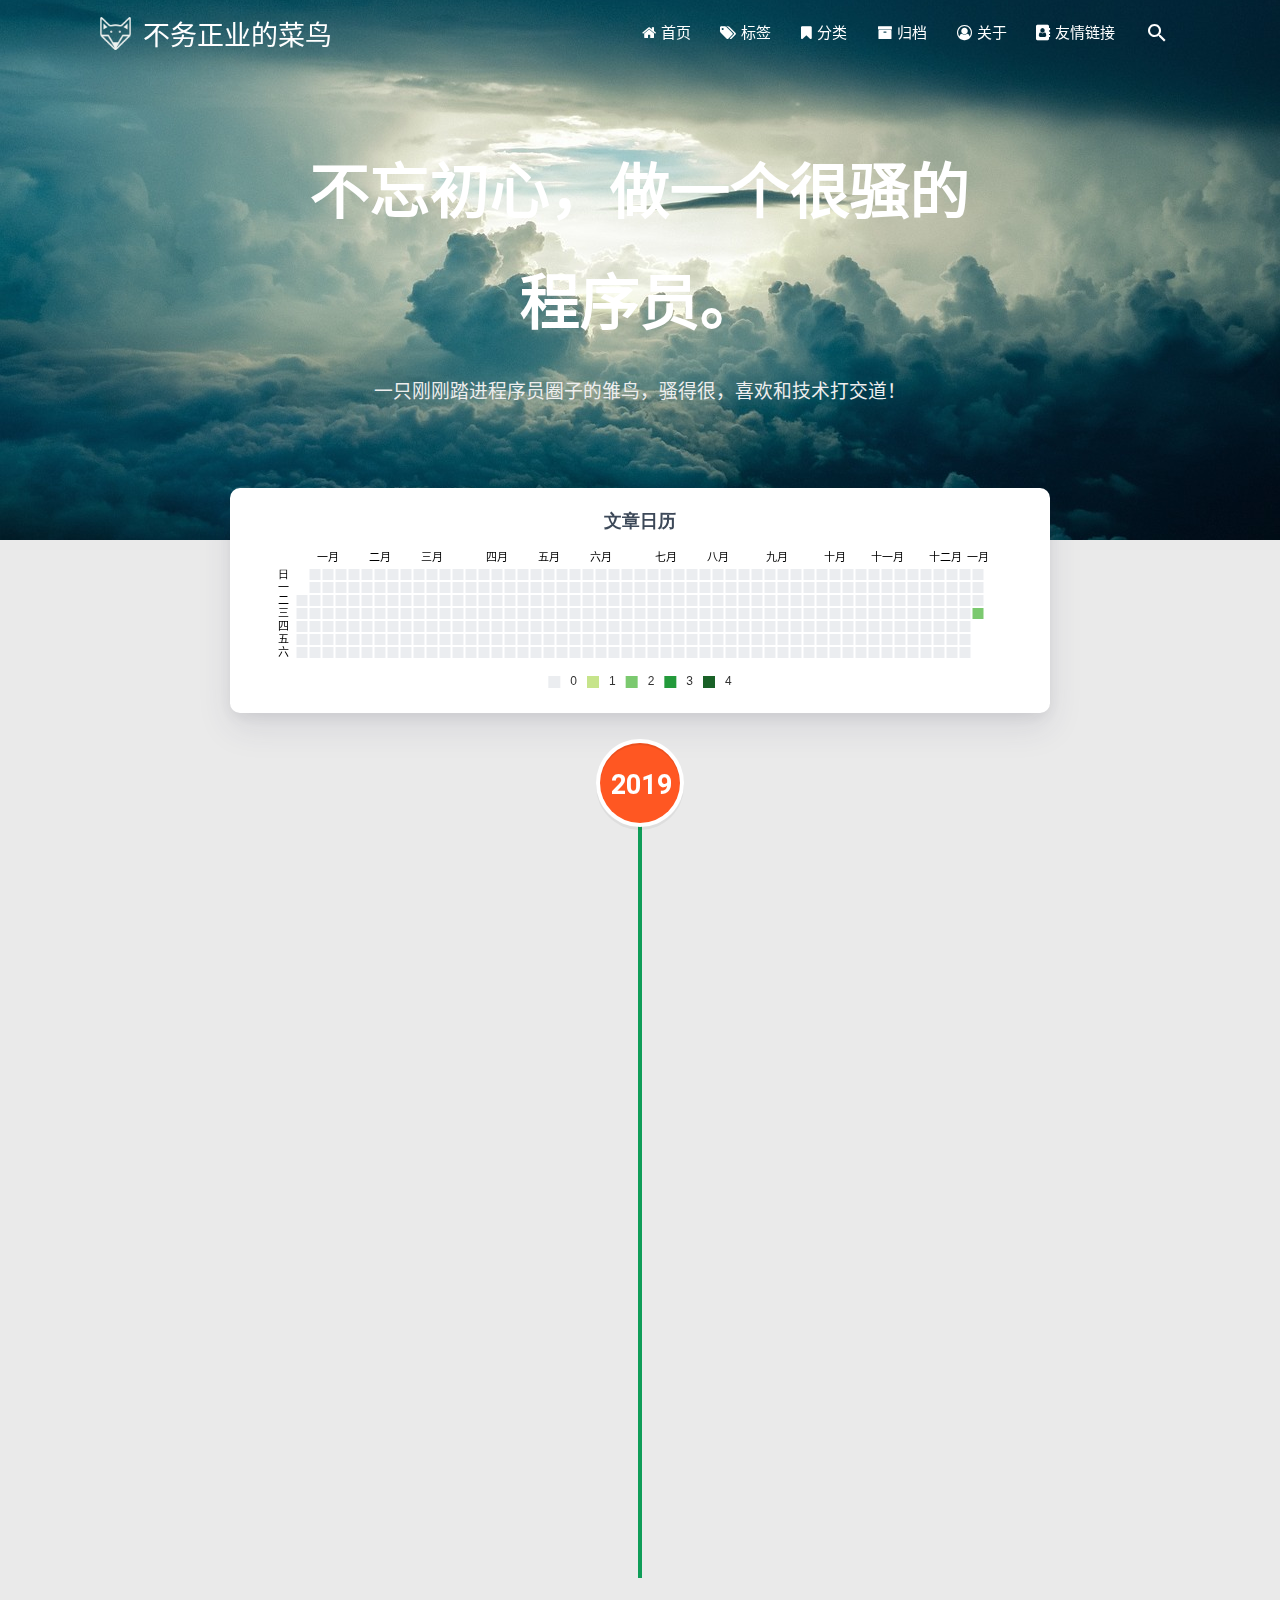
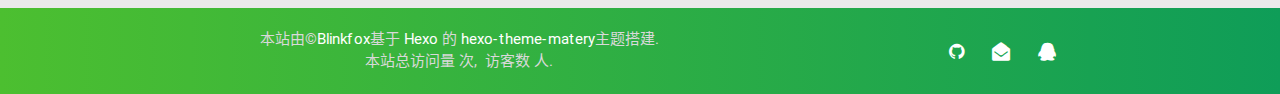
<file: archives/2019/index.html>
<!DOCTYPE HTML>
<html lang="zh-CN">
<head>
    

<head><meta name="generator" content="Hexo 3.8.0">
    <meta charset="utf-8">
    <meta name="keywords" content="归档: 2019, 不务正业的菜鸟">
    <meta name="description" content="归档: 2019 | 不务正业的菜鸟">
    <meta http-equiv="X-UA-Compatible" content="IE=edge">
    <meta name="viewport" content="width=device-width, initial-scale=1.0">
    <meta name="renderer" content="webkit|ie-stand|ie-comp">
    <meta name="mobile-web-app-capable" content="yes">
    <meta name="format-detection" content="telephone=no">
    <meta name="apple-mobile-web-app-capable" content="yes">
    <meta name="apple-mobile-web-app-status-bar-style" content="black-translucent">
    <title>归档: 2019 | 不务正业的菜鸟</title>
    <link rel="icon" type="image/png" href="/favicon.png">

    <link rel="stylesheet" type="text/css" href="/libs/awesome/css/font-awesome.min.css">
    <link rel="stylesheet" type="text/css" href="/libs/materialize/css/materialize.min.css">
    <link rel="stylesheet" type="text/css" href="/libs/aos/aos.css">
    <link rel="stylesheet" type="text/css" href="/libs/animate/animate.min.css">
    <link rel="stylesheet" type="text/css" href="/libs/lightGallery/css/lightgallery.min.css">
    <link rel="stylesheet" type="text/css" href="/css/matery.css">
    <link rel="stylesheet" type="text/css" href="/css/my.css">

    <script src="/libs/jquery/jquery-2.2.0.min.js"></script>
<link rel="stylesheet" href="/css/prism-tomorrow.css" type="text/css"></head>

</head>

<body>

<header class="navbar-fixed">
    <nav id="headNav" class="bg-color nav-transparent">
        <div id="navContainer" class="container">
            <div class="nav-wrapper">
                <div class="brand-logo">
                    <a href="/" class="waves-effect waves-light">
                        
                        <img src="/medias/logo.png" class="logo-img hide-on-small-only">
                        
                        <span class="logo-span">不务正业的菜鸟</span>
                    </a>
                </div>
                

<a href="#" data-activates="mobile-nav" class="button-collapse"><i class="fa fa-navicon"></i></a>
<ul class="right">
    
    <li class="hide-on-med-and-down">
        <a href="/" class="waves-effect waves-light">
            
            <i class="fa fa-home"></i>
            
            <span>首页</span>
        </a>
    </li>
    
    <li class="hide-on-med-and-down">
        <a href="/tags" class="waves-effect waves-light">
            
            <i class="fa fa-tags"></i>
            
            <span>标签</span>
        </a>
    </li>
    
    <li class="hide-on-med-and-down">
        <a href="/categories" class="waves-effect waves-light">
            
            <i class="fa fa-bookmark"></i>
            
            <span>分类</span>
        </a>
    </li>
    
    <li class="hide-on-med-and-down">
        <a href="/archives" class="waves-effect waves-light">
            
            <i class="fa fa-archive"></i>
            
            <span>归档</span>
        </a>
    </li>
    
    <li class="hide-on-med-and-down">
        <a href="/about" class="waves-effect waves-light">
            
            <i class="fa fa-user-circle-o"></i>
            
            <span>关于</span>
        </a>
    </li>
    
    <li class="hide-on-med-and-down">
        <a href="/friends" class="waves-effect waves-light">
            
            <i class="fa fa-address-book"></i>
            
            <span>友情链接</span>
        </a>
    </li>
    
    <li>
        <a id="toggleSearch" class="waves-effect waves-light">
            <i id="searchIcon" class="mdi-action-search"></i>
        </a>
    </li>

</ul>

<div class="side-nav" id="mobile-nav">

    <div class="mobile-head bg-color">
        
        <img src="/medias/logo.png" class="logo-img circle responsive-img">
        
        <div class="logo-name">不务正业的菜鸟</div>
        <div class="logo-desc">
            
            一只刚刚踏进程序员圈子的雏鸟，骚得很，喜欢和技术打交道！
            
        </div>
    </div>

    

    <ul class="menu-list mobile-menu-list">
        
        <li>
            <a href="/" class="waves-effect waves-light">
                
                <i class="fa fa-fw fa-home"></i>
                
                首页
            </a>
        </li>
        
        <li>
            <a href="/tags" class="waves-effect waves-light">
                
                <i class="fa fa-fw fa-tags"></i>
                
                标签
            </a>
        </li>
        
        <li>
            <a href="/categories" class="waves-effect waves-light">
                
                <i class="fa fa-fw fa-bookmark"></i>
                
                分类
            </a>
        </li>
        
        <li>
            <a href="/archives" class="waves-effect waves-light">
                
                <i class="fa fa-fw fa-archive"></i>
                
                归档
            </a>
        </li>
        
        <li>
            <a href="/about" class="waves-effect waves-light">
                
                <i class="fa fa-fw fa-user-circle-o"></i>
                
                关于
            </a>
        </li>
        
        <li>
            <a href="/friends" class="waves-effect waves-light">
                
                <i class="fa fa-fw fa-address-book"></i>
                
                友情链接
            </a>
        </li>
        
        
        <li><div class="divider"></div></li>
        <li>
            <a href="https://github.com/blinkfox/hexo-theme-matery" class="waves-effect waves-light" target="_blank">
                <i class="fa fa-github-square fa-fw"></i>Fork Me
            </a>
        </li>
        
    </ul>

    <div class="social-link"><a href="https://github.com/DerrickChanJL" class="tooltipped" target="_blank" data-tooltip="访问我的GitHub" data-position="top" data-delay="50">
    <i class="fa fa-github"></i>
</a>
<a href="mailto:chenjiayin1990@163.com" class="tooltipped" target="_blank" data-tooltip="邮件联系我" data-position="top" data-delay="50">
    <i class="fa fa-envelope-open"></i>
</a>
<a href="#!" class="tooltipped" data-tooltip="QQ联系我: 1181062873" data-position="top" data-delay="50">
    <i class="fa fa-qq"></i>
</a>
</div>
</div>

            </div>
        </div>

        
        <style>
    .nav-transparent .github-corner {
        display: none !important;
    }

    .github-corner {
        position: absolute;
        z-index: 10;
        top: 0;
        right: 0;
        border: 0;
        transform: scale(1.1);
    }

    .github-corner svg {
        color: #0f9d58;
        fill: #fff;
        height: 64px;
        width: 64px;
    }

    .github-corner:hover .octo-arm {
        animation: a 0.56s ease-in-out;
    }

    .github-corner .octo-arm {
        animation: none;
    }

    @keyframes a {
        0%,
        to {
            transform: rotate(0);
        }
        20%,
        60% {
            transform: rotate(-25deg);
        }
        40%,
        80% {
            transform: rotate(10deg);
        }
    }
</style>

<a href="https://github.com/blinkfox/hexo-theme-matery" class="github-corner tooltipped hide-on-med-and-down" target="_blank" data-tooltip="Fork Me" data-position="left" data-delay="50">
    <svg viewbox="0 0 250 250" aria-hidden="true">
        <path d="M0,0 L115,115 L130,115 L142,142 L250,250 L250,0 Z"/>
        <path d="M128.3,109.0 C113.8,99.7 119.0,89.6 119.0,89.6 C122.0,82.7 120.5,78.6 120.5,78.6 C119.2,72.0 123.4,76.3 123.4,76.3 C127.3,80.9 125.5,87.3 125.5,87.3 C122.9,97.6 130.6,101.9 134.4,103.2" fill="currentColor" style="transform-origin: 130px 106px;" class="octo-arm"/>
        <path d="M115.0,115.0 C114.9,115.1 118.7,116.5 119.8,115.4 L133.7,101.6 C136.9,99.2 139.9,98.4 142.2,98.6 C133.8,88.0 127.5,74.4 143.8,58.0 C148.5,53.4 154.0,51.2 159.7,51.0 C160.3,49.4 163.2,43.6 171.4,40.1 C171.4,40.1 176.1,42.5 178.8,56.2 C183.1,58.6 187.2,61.8 190.9,65.4 C194.5,69.0 197.7,73.2 200.1,77.6 C213.8,80.2 216.3,84.9 216.3,84.9 C212.7,93.1 206.9,96.0 205.4,96.6 C205.1,102.4 203.0,107.8 198.3,112.5 C181.9,128.9 168.3,122.5 157.7,114.1 C157.9,116.9 156.7,120.9 152.7,124.9 L141.0,136.5 C139.8,137.7 141.6,141.9 141.8,141.8 Z" fill="currentColor" class="octo-body"/>
    </svg>
</a>
        
    </nav>
</header>

<div class="bg-cover  about-cover" style="background-image: url('/medias/cover.jpg')">
    <div class="container">
        <div class="row">
            <div class="col s10 offset-s1 m8 offset-m2 l8 offset-l2">
                <div class="brand">
                    <div class="title center-align">
                    
                        不忘初心，做一个很骚的程序员。
                    
                    </div>

                    <div class="description center-align">
                    
                        一只刚刚踏进程序员圈子的雏鸟，骚得很，喜欢和技术打交道！
                    
                    </div>
                </div>
            </div>
        </div>
        
    </div>
</div>

<script>
// Dynamically switch banner pictures every day.
$('.bg-cover').css('background-image', 'url(/medias/banner/' + new Date().getDay() + '.jpg)');
</script>

<main class="content">

    
    <div class="container archive-calendar">
    <div class="card">
        <div id="post-calendar" class="card-content"></div>
    </div>
</div>

<script type="text/javascript" src="/libs/echarts/echarts.min.js"></script>
<script type="text/javascript">
    let myChart = echarts.init(document.getElementById('post-calendar'));

    

    let option = {
        title: {
            top: 0,
            text: '文章日历',
            left: 'center',
            textStyle: {
                color: '#3C4858'
            }
        },
        tooltip: {
            padding: 10,
            backgroundColor: '#555',
            borderColor: '#777',
            borderWidth: 1,
            formatter: function (obj) {
                var value = obj.value;
                return '<div style="font-size: 14px;">' + value[0] + '：' + value[1] + '</div>';
            }
        },
        visualMap: {
            show: true,
            showLabel: true,
            categories: [0, 1, 2, 3, 4],
            calculable: true,
            inRange: {
                symbol: 'rect',
                color: ['#ebedf0', '#c6e48b', '#7bc96f', '#239a3b', '#196127']
            },
            itemWidth: 12,
            itemHeight: 12,
            orient: 'horizontal',
            left: 'center',
            bottom: 0
        },
        calendar: [{
            left: 'center',
            range: ["2018-01-02", "2019-01-02"],
            cellSize: [13, 13],
            splitLine: {
                show: false
            },
            itemStyle: {
                borderColor: '#fff',
                borderWidth: 2
            },
            yearLabel: {
                show: false
            },
            monthLabel: {
                nameMap: 'cn',
                fontSize: 11
            },
            dayLabel: {
                formatter: '{start}  1st',
                nameMap: 'cn',
                fontSize: 11
            }
        }],
        series: [{
            type: 'heatmap',
            coordinateSystem: 'calendar',
            calendarIndex: 0,
            data: [["2018-01-02", 0], ["2018-01-03", 0], ["2018-01-04", 0], ["2018-01-05", 0], ["2018-01-06", 0], ["2018-01-07", 0], ["2018-01-08", 0], ["2018-01-09", 0], ["2018-01-10", 0], ["2018-01-11", 0], ["2018-01-12", 0], ["2018-01-13", 0], ["2018-01-14", 0], ["2018-01-15", 0], ["2018-01-16", 0], ["2018-01-17", 0], ["2018-01-18", 0], ["2018-01-19", 0], ["2018-01-20", 0], ["2018-01-21", 0], ["2018-01-22", 0], ["2018-01-23", 0], ["2018-01-24", 0], ["2018-01-25", 0], ["2018-01-26", 0], ["2018-01-27", 0], ["2018-01-28", 0], ["2018-01-29", 0], ["2018-01-30", 0], ["2018-01-31", 0], ["2018-02-01", 0], ["2018-02-02", 0], ["2018-02-03", 0], ["2018-02-04", 0], ["2018-02-05", 0], ["2018-02-06", 0], ["2018-02-07", 0], ["2018-02-08", 0], ["2018-02-09", 0], ["2018-02-10", 0], ["2018-02-11", 0], ["2018-02-12", 0], ["2018-02-13", 0], ["2018-02-14", 0], ["2018-02-15", 0], ["2018-02-16", 0], ["2018-02-17", 0], ["2018-02-18", 0], ["2018-02-19", 0], ["2018-02-20", 0], ["2018-02-21", 0], ["2018-02-22", 0], ["2018-02-23", 0], ["2018-02-24", 0], ["2018-02-25", 0], ["2018-02-26", 0], ["2018-02-27", 0], ["2018-02-28", 0], ["2018-03-01", 0], ["2018-03-02", 0], ["2018-03-03", 0], ["2018-03-04", 0], ["2018-03-05", 0], ["2018-03-06", 0], ["2018-03-07", 0], ["2018-03-08", 0], ["2018-03-09", 0], ["2018-03-10", 0], ["2018-03-11", 0], ["2018-03-12", 0], ["2018-03-13", 0], ["2018-03-14", 0], ["2018-03-15", 0], ["2018-03-16", 0], ["2018-03-17", 0], ["2018-03-18", 0], ["2018-03-19", 0], ["2018-03-20", 0], ["2018-03-21", 0], ["2018-03-22", 0], ["2018-03-23", 0], ["2018-03-24", 0], ["2018-03-25", 0], ["2018-03-26", 0], ["2018-03-27", 0], ["2018-03-28", 0], ["2018-03-29", 0], ["2018-03-30", 0], ["2018-03-31", 0], ["2018-04-01", 0], ["2018-04-02", 0], ["2018-04-03", 0], ["2018-04-04", 0], ["2018-04-05", 0], ["2018-04-06", 0], ["2018-04-07", 0], ["2018-04-08", 0], ["2018-04-09", 0], ["2018-04-10", 0], ["2018-04-11", 0], ["2018-04-12", 0], ["2018-04-13", 0], ["2018-04-14", 0], ["2018-04-15", 0], ["2018-04-16", 0], ["2018-04-17", 0], ["2018-04-18", 0], ["2018-04-19", 0], ["2018-04-20", 0], ["2018-04-21", 0], ["2018-04-22", 0], ["2018-04-23", 0], ["2018-04-24", 0], ["2018-04-25", 0], ["2018-04-26", 0], ["2018-04-27", 0], ["2018-04-28", 0], ["2018-04-29", 0], ["2018-04-30", 0], ["2018-05-01", 0], ["2018-05-02", 0], ["2018-05-03", 0], ["2018-05-04", 0], ["2018-05-05", 0], ["2018-05-06", 0], ["2018-05-07", 0], ["2018-05-08", 0], ["2018-05-09", 0], ["2018-05-10", 0], ["2018-05-11", 0], ["2018-05-12", 0], ["2018-05-13", 0], ["2018-05-14", 0], ["2018-05-15", 0], ["2018-05-16", 0], ["2018-05-17", 0], ["2018-05-18", 0], ["2018-05-19", 0], ["2018-05-20", 0], ["2018-05-21", 0], ["2018-05-22", 0], ["2018-05-23", 0], ["2018-05-24", 0], ["2018-05-25", 0], ["2018-05-26", 0], ["2018-05-27", 0], ["2018-05-28", 0], ["2018-05-29", 0], ["2018-05-30", 0], ["2018-05-31", 0], ["2018-06-01", 0], ["2018-06-02", 0], ["2018-06-03", 0], ["2018-06-04", 0], ["2018-06-05", 0], ["2018-06-06", 0], ["2018-06-07", 0], ["2018-06-08", 0], ["2018-06-09", 0], ["2018-06-10", 0], ["2018-06-11", 0], ["2018-06-12", 0], ["2018-06-13", 0], ["2018-06-14", 0], ["2018-06-15", 0], ["2018-06-16", 0], ["2018-06-17", 0], ["2018-06-18", 0], ["2018-06-19", 0], ["2018-06-20", 0], ["2018-06-21", 0], ["2018-06-22", 0], ["2018-06-23", 0], ["2018-06-24", 0], ["2018-06-25", 0], ["2018-06-26", 0], ["2018-06-27", 0], ["2018-06-28", 0], ["2018-06-29", 0], ["2018-06-30", 0], ["2018-07-01", 0], ["2018-07-02", 0], ["2018-07-03", 0], ["2018-07-04", 0], ["2018-07-05", 0], ["2018-07-06", 0], ["2018-07-07", 0], ["2018-07-08", 0], ["2018-07-09", 0], ["2018-07-10", 0], ["2018-07-11", 0], ["2018-07-12", 0], ["2018-07-13", 0], ["2018-07-14", 0], ["2018-07-15", 0], ["2018-07-16", 0], ["2018-07-17", 0], ["2018-07-18", 0], ["2018-07-19", 0], ["2018-07-20", 0], ["2018-07-21", 0], ["2018-07-22", 0], ["2018-07-23", 0], ["2018-07-24", 0], ["2018-07-25", 0], ["2018-07-26", 0], ["2018-07-27", 0], ["2018-07-28", 0], ["2018-07-29", 0], ["2018-07-30", 0], ["2018-07-31", 0], ["2018-08-01", 0], ["2018-08-02", 0], ["2018-08-03", 0], ["2018-08-04", 0], ["2018-08-05", 0], ["2018-08-06", 0], ["2018-08-07", 0], ["2018-08-08", 0], ["2018-08-09", 0], ["2018-08-10", 0], ["2018-08-11", 0], ["2018-08-12", 0], ["2018-08-13", 0], ["2018-08-14", 0], ["2018-08-15", 0], ["2018-08-16", 0], ["2018-08-17", 0], ["2018-08-18", 0], ["2018-08-19", 0], ["2018-08-20", 0], ["2018-08-21", 0], ["2018-08-22", 0], ["2018-08-23", 0], ["2018-08-24", 0], ["2018-08-25", 0], ["2018-08-26", 0], ["2018-08-27", 0], ["2018-08-28", 0], ["2018-08-29", 0], ["2018-08-30", 0], ["2018-08-31", 0], ["2018-09-01", 0], ["2018-09-02", 0], ["2018-09-03", 0], ["2018-09-04", 0], ["2018-09-05", 0], ["2018-09-06", 0], ["2018-09-07", 0], ["2018-09-08", 0], ["2018-09-09", 0], ["2018-09-10", 0], ["2018-09-11", 0], ["2018-09-12", 0], ["2018-09-13", 0], ["2018-09-14", 0], ["2018-09-15", 0], ["2018-09-16", 0], ["2018-09-17", 0], ["2018-09-18", 0], ["2018-09-19", 0], ["2018-09-20", 0], ["2018-09-21", 0], ["2018-09-22", 0], ["2018-09-23", 0], ["2018-09-24", 0], ["2018-09-25", 0], ["2018-09-26", 0], ["2018-09-27", 0], ["2018-09-28", 0], ["2018-09-29", 0], ["2018-09-30", 0], ["2018-10-01", 0], ["2018-10-02", 0], ["2018-10-03", 0], ["2018-10-04", 0], ["2018-10-05", 0], ["2018-10-06", 0], ["2018-10-07", 0], ["2018-10-08", 0], ["2018-10-09", 0], ["2018-10-10", 0], ["2018-10-11", 0], ["2018-10-12", 0], ["2018-10-13", 0], ["2018-10-14", 0], ["2018-10-15", 0], ["2018-10-16", 0], ["2018-10-17", 0], ["2018-10-18", 0], ["2018-10-19", 0], ["2018-10-20", 0], ["2018-10-21", 0], ["2018-10-22", 0], ["2018-10-23", 0], ["2018-10-24", 0], ["2018-10-25", 0], ["2018-10-26", 0], ["2018-10-27", 0], ["2018-10-28", 0], ["2018-10-29", 0], ["2018-10-30", 0], ["2018-10-31", 0], ["2018-11-01", 0], ["2018-11-02", 0], ["2018-11-03", 0], ["2018-11-04", 0], ["2018-11-05", 0], ["2018-11-06", 0], ["2018-11-07", 0], ["2018-11-08", 0], ["2018-11-09", 0], ["2018-11-10", 0], ["2018-11-11", 0], ["2018-11-12", 0], ["2018-11-13", 0], ["2018-11-14", 0], ["2018-11-15", 0], ["2018-11-16", 0], ["2018-11-17", 0], ["2018-11-18", 0], ["2018-11-19", 0], ["2018-11-20", 0], ["2018-11-21", 0], ["2018-11-22", 0], ["2018-11-23", 0], ["2018-11-24", 0], ["2018-11-25", 0], ["2018-11-26", 0], ["2018-11-27", 0], ["2018-11-28", 0], ["2018-11-29", 0], ["2018-11-30", 0], ["2018-12-01", 0], ["2018-12-02", 0], ["2018-12-03", 0], ["2018-12-04", 0], ["2018-12-05", 0], ["2018-12-06", 0], ["2018-12-07", 0], ["2018-12-08", 0], ["2018-12-09", 0], ["2018-12-10", 0], ["2018-12-11", 0], ["2018-12-12", 0], ["2018-12-13", 0], ["2018-12-14", 0], ["2018-12-15", 0], ["2018-12-16", 0], ["2018-12-17", 0], ["2018-12-18", 0], ["2018-12-19", 0], ["2018-12-20", 0], ["2018-12-21", 0], ["2018-12-22", 0], ["2018-12-23", 0], ["2018-12-24", 0], ["2018-12-25", 0], ["2018-12-26", 0], ["2018-12-27", 0], ["2018-12-28", 0], ["2018-12-29", 0], ["2018-12-30", 0], ["2018-12-31", 0], ["2019-01-01", 0], ["2019-01-02", 2]]
        }]

    };

    myChart.setOption(option);
</script>
    

    

    <div id="cd-timeline" class="container">
        
        <div class="cd-timeline-block">

            
            
            
            <div class="cd-timeline-img year" data-aos="zoom-in-up">
                <a href="/archives/2019">2019</a>
            </div>
            

            
            
            
            <div class="cd-timeline-img month" data-aos="zoom-in-up">
                <a href="/archives/2019/01">01</a>
            </div>
            

            
            <div class="cd-timeline-img day" data-aos="zoom-in-up">
                <span>02</span>
            </div>
            <article class="cd-timeline-content" data-aos="fade-up">
                <div class="article col s12 m6">
                    <div class="card">
                        <a href="/2019/01/02/ce-shi-wo-de-ge-ren-bo-ke/">
                            <div class="card-image">
                                
                                
                                <img src="/medias/featureimages/13.jpg" class="responsive-img" alt="测试我的个人博客">
                                
                                <span class="card-title">测试我的个人博客</span>
                            </div>
                        </a>
                        <div class="card-content article-content">
                            <div class="summary"></div>
                            <div class="publish-info">
                                <span class="publish-date">
                                    <i class="fa fa-clock-o fa-fw icon-date"></i>2019-01-02
                                </span>
                                <span class="publish-author">
                                    
                                    <i class="fa fa-user fa-fw"></i>
                                    Derrick Chan
                                    
                                </span>
                            </div>
                        </div>

                        
                    </div>
                </div>
            </article>
        </div>
        
        <div class="cd-timeline-block">

            
            

            
            

            
            <div class="cd-timeline-img day" data-aos="zoom-in-up">
                <span>02</span>
            </div>
            <article class="cd-timeline-content" data-aos="fade-up">
                <div class="article col s12 m6">
                    <div class="card">
                        <a href="/2019/01/02/hello-world/">
                            <div class="card-image">
                                
                                
                                <img src="/medias/featureimages/12.jpg" class="responsive-img" alt="Hello World">
                                
                                <span class="card-title">Hello World</span>
                            </div>
                        </a>
                        <div class="card-content article-content">
                            <div class="summary">Welcome to Hexo! This is your very first post. Check documentation for more info</div>
                            <div class="publish-info">
                                <span class="publish-date">
                                    <i class="fa fa-clock-o fa-fw icon-date"></i>2019-01-02
                                </span>
                                <span class="publish-author">
                                    
                                    <i class="fa fa-user fa-fw"></i>
                                    Derrick Chan
                                    
                                </span>
                            </div>
                        </div>

                        
                    </div>
                </div>
            </article>
        </div>
        
    </div>

</main>


<footer class="page-footer bg-color">
    <div class="container row center-align">
        <div class="col s12 m8 l8 copy-right">
            本站由&copy;<a href="https://blinkfox.github.io/" target="_blank">Blinkfox</a>基于
            <a href="https://hexo.io/" target="_blank">Hexo</a> 的
            <a href="https://github.com/blinkfox/hexo-theme-matery" target="_blank">hexo-theme-matery</a>主题搭建.

            
			
                <br>
                <span id="busuanzi_container_site_pv">
                    本站总访问量 <span id="busuanzi_value_site_pv" style="color: #fff;"></span> 次,&nbsp;
                </span>
				<span id="busuanzi_container_site_uv">
                    访客数 <span id="busuanzi_value_site_uv" style="color: #fff;"></span> 人.
                </span>
			
        </div>
        <div class="col s12 m4 l4 social-link social-statis"><a href="https://github.com/DerrickChanJL" class="tooltipped" target="_blank" data-tooltip="访问我的GitHub" data-position="top" data-delay="50">
    <i class="fa fa-github"></i>
</a>
<a href="mailto:chenjiayin1990@163.com" class="tooltipped" target="_blank" data-tooltip="邮件联系我" data-position="top" data-delay="50">
    <i class="fa fa-envelope-open"></i>
</a>
<a href="#!" class="tooltipped" data-tooltip="QQ联系我: 1181062873" data-position="top" data-delay="50">
    <i class="fa fa-qq"></i>
</a>
</div>
    </div>
</footer>

<div class="progress-bar"></div>


<!-- 搜索遮罩框 -->
<div id="searchModal" class="modal">
    <div class="modal-content">
        <div class="search-header">
            <span class="title">搜索</span>
            <input type="search" id="searchInput" name="s" placeholder="请输入搜索的关键字" class="search-input" autofocus>
        </div>
        <div id="searchResult"></div>
    </div>
</div>

<script src="/js/search.js"></script>
<script type="text/javascript">
    searchFunc("/" + "search.xml", 'searchInput', 'searchResult');
</script>
<!-- 回到顶部按钮 -->
<div id="backTop" class="top-scroll">
    <a class="btn-floating btn-large waves-effect waves-light" href="#!">
        <i class="fa fa-angle-up"></i>
    </a>
</div>


<script src="/libs/materialize/js/materialize.min.js"></script>
<script src="/libs/masonry/masonry.pkgd.min.js"></script>
<script src="/libs/aos/aos.js"></script>
<script src="/libs/scrollprogress/scrollProgress.min.js"></script>
<script src="/libs/lightGallery/js/lightgallery-all.min.js"></script>
<script src="/js/matery.js"></script>

<!-- Global site tag (gtag.js) - Google Analytics -->



    <script src="/libs/others/clicklove.js"></script>


    <script async src="/libs/others/busuanzi.pure.mini.js"></script>


</body>
</html>
</file>
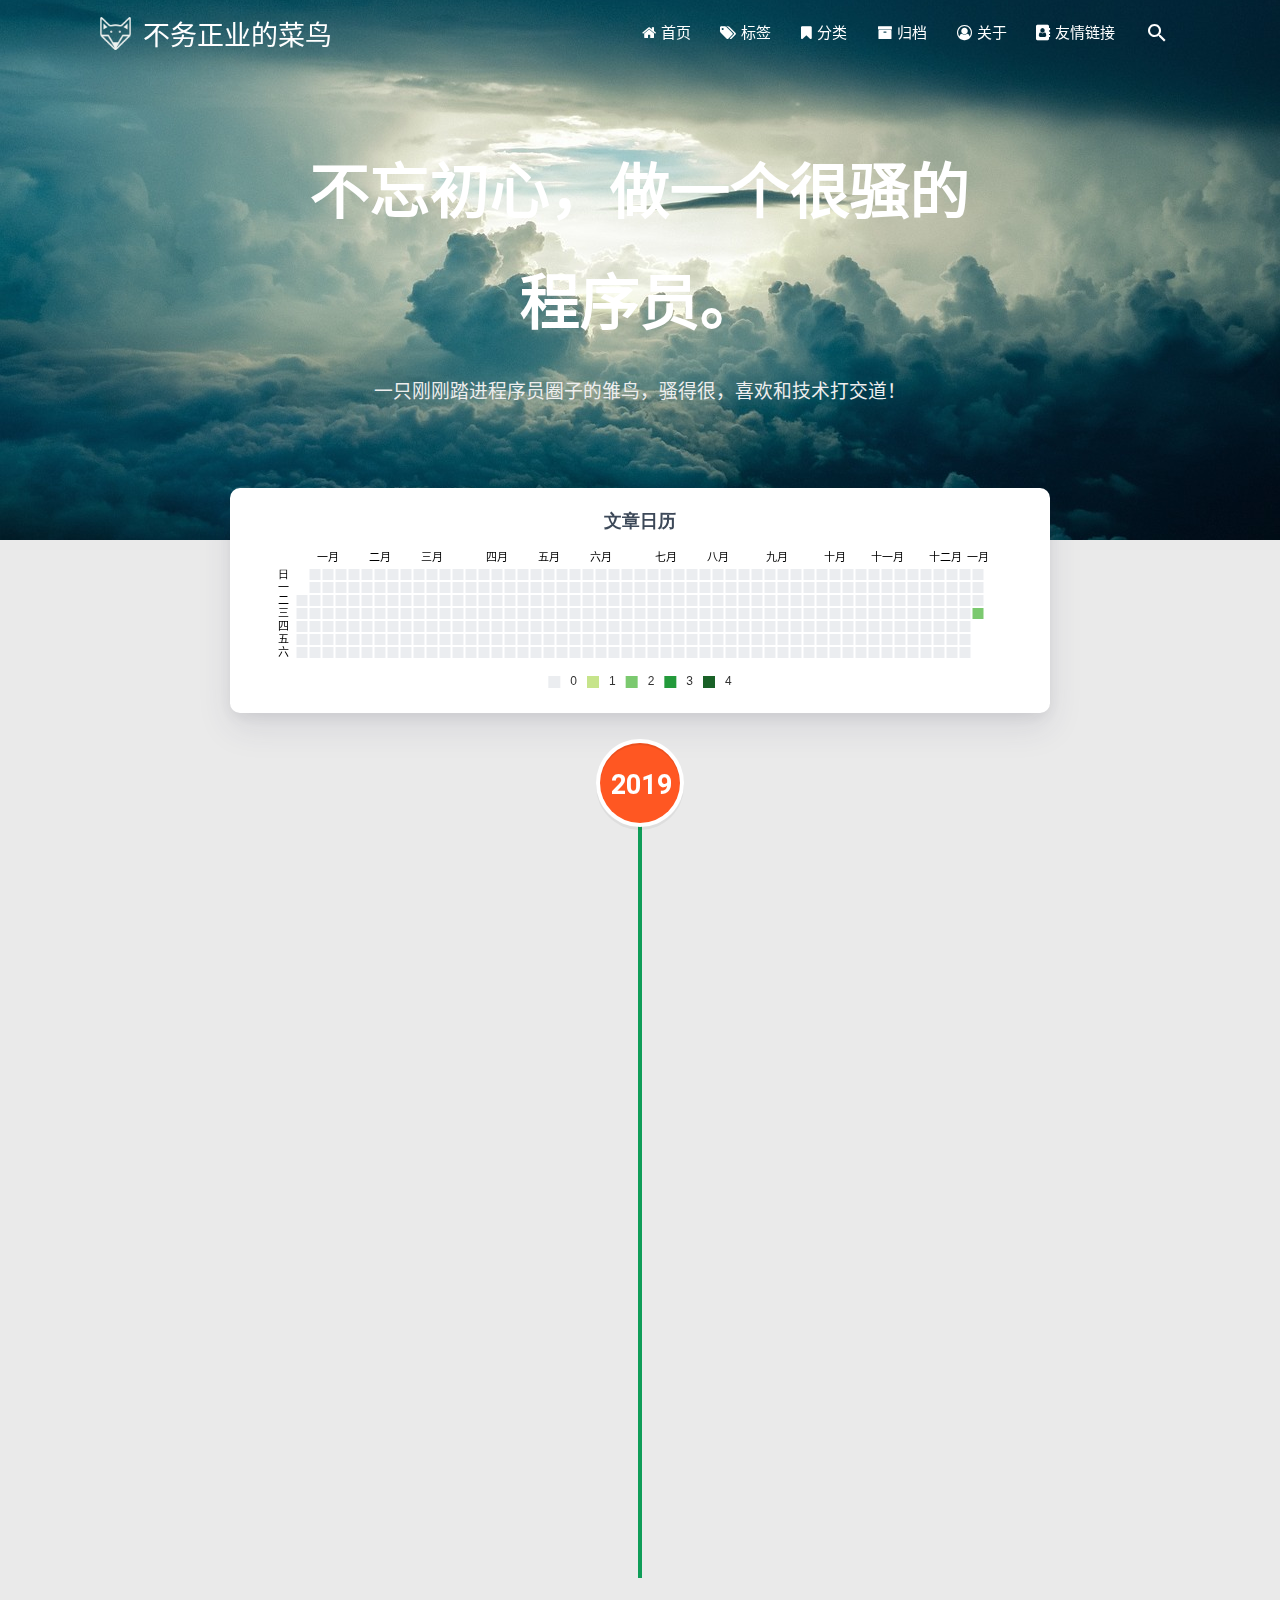
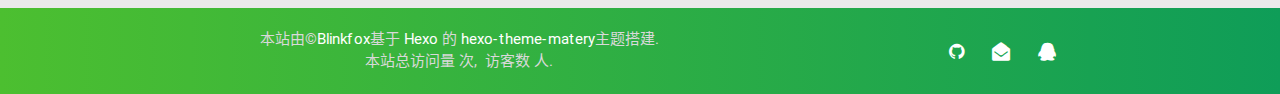
<file: archives/2019/01/index.html>
<!DOCTYPE HTML>
<html lang="zh-CN">
<head>
    

<head><meta name="generator" content="Hexo 3.8.0">
    <meta charset="utf-8">
    <meta name="keywords" content="归档: 2019/1, 不务正业的菜鸟">
    <meta name="description" content="归档: 2019/1 | 不务正业的菜鸟">
    <meta http-equiv="X-UA-Compatible" content="IE=edge">
    <meta name="viewport" content="width=device-width, initial-scale=1.0">
    <meta name="renderer" content="webkit|ie-stand|ie-comp">
    <meta name="mobile-web-app-capable" content="yes">
    <meta name="format-detection" content="telephone=no">
    <meta name="apple-mobile-web-app-capable" content="yes">
    <meta name="apple-mobile-web-app-status-bar-style" content="black-translucent">
    <title>归档: 2019/1 | 不务正业的菜鸟</title>
    <link rel="icon" type="image/png" href="/favicon.png">

    <link rel="stylesheet" type="text/css" href="/libs/awesome/css/font-awesome.min.css">
    <link rel="stylesheet" type="text/css" href="/libs/materialize/css/materialize.min.css">
    <link rel="stylesheet" type="text/css" href="/libs/aos/aos.css">
    <link rel="stylesheet" type="text/css" href="/libs/animate/animate.min.css">
    <link rel="stylesheet" type="text/css" href="/libs/lightGallery/css/lightgallery.min.css">
    <link rel="stylesheet" type="text/css" href="/css/matery.css">
    <link rel="stylesheet" type="text/css" href="/css/my.css">

    <script src="/libs/jquery/jquery-2.2.0.min.js"></script>
<link rel="stylesheet" href="/css/prism-tomorrow.css" type="text/css"></head>

</head>

<body>

<header class="navbar-fixed">
    <nav id="headNav" class="bg-color nav-transparent">
        <div id="navContainer" class="container">
            <div class="nav-wrapper">
                <div class="brand-logo">
                    <a href="/" class="waves-effect waves-light">
                        
                        <img src="/medias/logo.png" class="logo-img hide-on-small-only">
                        
                        <span class="logo-span">不务正业的菜鸟</span>
                    </a>
                </div>
                

<a href="#" data-activates="mobile-nav" class="button-collapse"><i class="fa fa-navicon"></i></a>
<ul class="right">
    
    <li class="hide-on-med-and-down">
        <a href="/" class="waves-effect waves-light">
            
            <i class="fa fa-home"></i>
            
            <span>首页</span>
        </a>
    </li>
    
    <li class="hide-on-med-and-down">
        <a href="/tags" class="waves-effect waves-light">
            
            <i class="fa fa-tags"></i>
            
            <span>标签</span>
        </a>
    </li>
    
    <li class="hide-on-med-and-down">
        <a href="/categories" class="waves-effect waves-light">
            
            <i class="fa fa-bookmark"></i>
            
            <span>分类</span>
        </a>
    </li>
    
    <li class="hide-on-med-and-down">
        <a href="/archives" class="waves-effect waves-light">
            
            <i class="fa fa-archive"></i>
            
            <span>归档</span>
        </a>
    </li>
    
    <li class="hide-on-med-and-down">
        <a href="/about" class="waves-effect waves-light">
            
            <i class="fa fa-user-circle-o"></i>
            
            <span>关于</span>
        </a>
    </li>
    
    <li class="hide-on-med-and-down">
        <a href="/friends" class="waves-effect waves-light">
            
            <i class="fa fa-address-book"></i>
            
            <span>友情链接</span>
        </a>
    </li>
    
    <li>
        <a id="toggleSearch" class="waves-effect waves-light">
            <i id="searchIcon" class="mdi-action-search"></i>
        </a>
    </li>

</ul>

<div class="side-nav" id="mobile-nav">

    <div class="mobile-head bg-color">
        
        <img src="/medias/logo.png" class="logo-img circle responsive-img">
        
        <div class="logo-name">不务正业的菜鸟</div>
        <div class="logo-desc">
            
            一只刚刚踏进程序员圈子的雏鸟，骚得很，喜欢和技术打交道！
            
        </div>
    </div>

    

    <ul class="menu-list mobile-menu-list">
        
        <li>
            <a href="/" class="waves-effect waves-light">
                
                <i class="fa fa-fw fa-home"></i>
                
                首页
            </a>
        </li>
        
        <li>
            <a href="/tags" class="waves-effect waves-light">
                
                <i class="fa fa-fw fa-tags"></i>
                
                标签
            </a>
        </li>
        
        <li>
            <a href="/categories" class="waves-effect waves-light">
                
                <i class="fa fa-fw fa-bookmark"></i>
                
                分类
            </a>
        </li>
        
        <li>
            <a href="/archives" class="waves-effect waves-light">
                
                <i class="fa fa-fw fa-archive"></i>
                
                归档
            </a>
        </li>
        
        <li>
            <a href="/about" class="waves-effect waves-light">
                
                <i class="fa fa-fw fa-user-circle-o"></i>
                
                关于
            </a>
        </li>
        
        <li>
            <a href="/friends" class="waves-effect waves-light">
                
                <i class="fa fa-fw fa-address-book"></i>
                
                友情链接
            </a>
        </li>
        
        
        <li><div class="divider"></div></li>
        <li>
            <a href="https://github.com/blinkfox/hexo-theme-matery" class="waves-effect waves-light" target="_blank">
                <i class="fa fa-github-square fa-fw"></i>Fork Me
            </a>
        </li>
        
    </ul>

    <div class="social-link"><a href="https://github.com/DerrickChanJL" class="tooltipped" target="_blank" data-tooltip="访问我的GitHub" data-position="top" data-delay="50">
    <i class="fa fa-github"></i>
</a>
<a href="mailto:chenjiayin1990@163.com" class="tooltipped" target="_blank" data-tooltip="邮件联系我" data-position="top" data-delay="50">
    <i class="fa fa-envelope-open"></i>
</a>
<a href="#!" class="tooltipped" data-tooltip="QQ联系我: 1181062873" data-position="top" data-delay="50">
    <i class="fa fa-qq"></i>
</a>
</div>
</div>

            </div>
        </div>

        
        <style>
    .nav-transparent .github-corner {
        display: none !important;
    }

    .github-corner {
        position: absolute;
        z-index: 10;
        top: 0;
        right: 0;
        border: 0;
        transform: scale(1.1);
    }

    .github-corner svg {
        color: #0f9d58;
        fill: #fff;
        height: 64px;
        width: 64px;
    }

    .github-corner:hover .octo-arm {
        animation: a 0.56s ease-in-out;
    }

    .github-corner .octo-arm {
        animation: none;
    }

    @keyframes a {
        0%,
        to {
            transform: rotate(0);
        }
        20%,
        60% {
            transform: rotate(-25deg);
        }
        40%,
        80% {
            transform: rotate(10deg);
        }
    }
</style>

<a href="https://github.com/blinkfox/hexo-theme-matery" class="github-corner tooltipped hide-on-med-and-down" target="_blank" data-tooltip="Fork Me" data-position="left" data-delay="50">
    <svg viewbox="0 0 250 250" aria-hidden="true">
        <path d="M0,0 L115,115 L130,115 L142,142 L250,250 L250,0 Z"/>
        <path d="M128.3,109.0 C113.8,99.7 119.0,89.6 119.0,89.6 C122.0,82.7 120.5,78.6 120.5,78.6 C119.2,72.0 123.4,76.3 123.4,76.3 C127.3,80.9 125.5,87.3 125.5,87.3 C122.9,97.6 130.6,101.9 134.4,103.2" fill="currentColor" style="transform-origin: 130px 106px;" class="octo-arm"/>
        <path d="M115.0,115.0 C114.9,115.1 118.7,116.5 119.8,115.4 L133.7,101.6 C136.9,99.2 139.9,98.4 142.2,98.6 C133.8,88.0 127.5,74.4 143.8,58.0 C148.5,53.4 154.0,51.2 159.7,51.0 C160.3,49.4 163.2,43.6 171.4,40.1 C171.4,40.1 176.1,42.5 178.8,56.2 C183.1,58.6 187.2,61.8 190.9,65.4 C194.5,69.0 197.7,73.2 200.1,77.6 C213.8,80.2 216.3,84.9 216.3,84.9 C212.7,93.1 206.9,96.0 205.4,96.6 C205.1,102.4 203.0,107.8 198.3,112.5 C181.9,128.9 168.3,122.5 157.7,114.1 C157.9,116.9 156.7,120.9 152.7,124.9 L141.0,136.5 C139.8,137.7 141.6,141.9 141.8,141.8 Z" fill="currentColor" class="octo-body"/>
    </svg>
</a>
        
    </nav>
</header>

<div class="bg-cover  about-cover" style="background-image: url('/medias/cover.jpg')">
    <div class="container">
        <div class="row">
            <div class="col s10 offset-s1 m8 offset-m2 l8 offset-l2">
                <div class="brand">
                    <div class="title center-align">
                    
                        不忘初心，做一个很骚的程序员。
                    
                    </div>

                    <div class="description center-align">
                    
                        一只刚刚踏进程序员圈子的雏鸟，骚得很，喜欢和技术打交道！
                    
                    </div>
                </div>
            </div>
        </div>
        
    </div>
</div>

<script>
// Dynamically switch banner pictures every day.
$('.bg-cover').css('background-image', 'url(/medias/banner/' + new Date().getDay() + '.jpg)');
</script>

<main class="content">

    
    <div class="container archive-calendar">
    <div class="card">
        <div id="post-calendar" class="card-content"></div>
    </div>
</div>

<script type="text/javascript" src="/libs/echarts/echarts.min.js"></script>
<script type="text/javascript">
    let myChart = echarts.init(document.getElementById('post-calendar'));

    

    let option = {
        title: {
            top: 0,
            text: '文章日历',
            left: 'center',
            textStyle: {
                color: '#3C4858'
            }
        },
        tooltip: {
            padding: 10,
            backgroundColor: '#555',
            borderColor: '#777',
            borderWidth: 1,
            formatter: function (obj) {
                var value = obj.value;
                return '<div style="font-size: 14px;">' + value[0] + '：' + value[1] + '</div>';
            }
        },
        visualMap: {
            show: true,
            showLabel: true,
            categories: [0, 1, 2, 3, 4],
            calculable: true,
            inRange: {
                symbol: 'rect',
                color: ['#ebedf0', '#c6e48b', '#7bc96f', '#239a3b', '#196127']
            },
            itemWidth: 12,
            itemHeight: 12,
            orient: 'horizontal',
            left: 'center',
            bottom: 0
        },
        calendar: [{
            left: 'center',
            range: ["2018-01-02", "2019-01-02"],
            cellSize: [13, 13],
            splitLine: {
                show: false
            },
            itemStyle: {
                borderColor: '#fff',
                borderWidth: 2
            },
            yearLabel: {
                show: false
            },
            monthLabel: {
                nameMap: 'cn',
                fontSize: 11
            },
            dayLabel: {
                formatter: '{start}  1st',
                nameMap: 'cn',
                fontSize: 11
            }
        }],
        series: [{
            type: 'heatmap',
            coordinateSystem: 'calendar',
            calendarIndex: 0,
            data: [["2018-01-02", 0], ["2018-01-03", 0], ["2018-01-04", 0], ["2018-01-05", 0], ["2018-01-06", 0], ["2018-01-07", 0], ["2018-01-08", 0], ["2018-01-09", 0], ["2018-01-10", 0], ["2018-01-11", 0], ["2018-01-12", 0], ["2018-01-13", 0], ["2018-01-14", 0], ["2018-01-15", 0], ["2018-01-16", 0], ["2018-01-17", 0], ["2018-01-18", 0], ["2018-01-19", 0], ["2018-01-20", 0], ["2018-01-21", 0], ["2018-01-22", 0], ["2018-01-23", 0], ["2018-01-24", 0], ["2018-01-25", 0], ["2018-01-26", 0], ["2018-01-27", 0], ["2018-01-28", 0], ["2018-01-29", 0], ["2018-01-30", 0], ["2018-01-31", 0], ["2018-02-01", 0], ["2018-02-02", 0], ["2018-02-03", 0], ["2018-02-04", 0], ["2018-02-05", 0], ["2018-02-06", 0], ["2018-02-07", 0], ["2018-02-08", 0], ["2018-02-09", 0], ["2018-02-10", 0], ["2018-02-11", 0], ["2018-02-12", 0], ["2018-02-13", 0], ["2018-02-14", 0], ["2018-02-15", 0], ["2018-02-16", 0], ["2018-02-17", 0], ["2018-02-18", 0], ["2018-02-19", 0], ["2018-02-20", 0], ["2018-02-21", 0], ["2018-02-22", 0], ["2018-02-23", 0], ["2018-02-24", 0], ["2018-02-25", 0], ["2018-02-26", 0], ["2018-02-27", 0], ["2018-02-28", 0], ["2018-03-01", 0], ["2018-03-02", 0], ["2018-03-03", 0], ["2018-03-04", 0], ["2018-03-05", 0], ["2018-03-06", 0], ["2018-03-07", 0], ["2018-03-08", 0], ["2018-03-09", 0], ["2018-03-10", 0], ["2018-03-11", 0], ["2018-03-12", 0], ["2018-03-13", 0], ["2018-03-14", 0], ["2018-03-15", 0], ["2018-03-16", 0], ["2018-03-17", 0], ["2018-03-18", 0], ["2018-03-19", 0], ["2018-03-20", 0], ["2018-03-21", 0], ["2018-03-22", 0], ["2018-03-23", 0], ["2018-03-24", 0], ["2018-03-25", 0], ["2018-03-26", 0], ["2018-03-27", 0], ["2018-03-28", 0], ["2018-03-29", 0], ["2018-03-30", 0], ["2018-03-31", 0], ["2018-04-01", 0], ["2018-04-02", 0], ["2018-04-03", 0], ["2018-04-04", 0], ["2018-04-05", 0], ["2018-04-06", 0], ["2018-04-07", 0], ["2018-04-08", 0], ["2018-04-09", 0], ["2018-04-10", 0], ["2018-04-11", 0], ["2018-04-12", 0], ["2018-04-13", 0], ["2018-04-14", 0], ["2018-04-15", 0], ["2018-04-16", 0], ["2018-04-17", 0], ["2018-04-18", 0], ["2018-04-19", 0], ["2018-04-20", 0], ["2018-04-21", 0], ["2018-04-22", 0], ["2018-04-23", 0], ["2018-04-24", 0], ["2018-04-25", 0], ["2018-04-26", 0], ["2018-04-27", 0], ["2018-04-28", 0], ["2018-04-29", 0], ["2018-04-30", 0], ["2018-05-01", 0], ["2018-05-02", 0], ["2018-05-03", 0], ["2018-05-04", 0], ["2018-05-05", 0], ["2018-05-06", 0], ["2018-05-07", 0], ["2018-05-08", 0], ["2018-05-09", 0], ["2018-05-10", 0], ["2018-05-11", 0], ["2018-05-12", 0], ["2018-05-13", 0], ["2018-05-14", 0], ["2018-05-15", 0], ["2018-05-16", 0], ["2018-05-17", 0], ["2018-05-18", 0], ["2018-05-19", 0], ["2018-05-20", 0], ["2018-05-21", 0], ["2018-05-22", 0], ["2018-05-23", 0], ["2018-05-24", 0], ["2018-05-25", 0], ["2018-05-26", 0], ["2018-05-27", 0], ["2018-05-28", 0], ["2018-05-29", 0], ["2018-05-30", 0], ["2018-05-31", 0], ["2018-06-01", 0], ["2018-06-02", 0], ["2018-06-03", 0], ["2018-06-04", 0], ["2018-06-05", 0], ["2018-06-06", 0], ["2018-06-07", 0], ["2018-06-08", 0], ["2018-06-09", 0], ["2018-06-10", 0], ["2018-06-11", 0], ["2018-06-12", 0], ["2018-06-13", 0], ["2018-06-14", 0], ["2018-06-15", 0], ["2018-06-16", 0], ["2018-06-17", 0], ["2018-06-18", 0], ["2018-06-19", 0], ["2018-06-20", 0], ["2018-06-21", 0], ["2018-06-22", 0], ["2018-06-23", 0], ["2018-06-24", 0], ["2018-06-25", 0], ["2018-06-26", 0], ["2018-06-27", 0], ["2018-06-28", 0], ["2018-06-29", 0], ["2018-06-30", 0], ["2018-07-01", 0], ["2018-07-02", 0], ["2018-07-03", 0], ["2018-07-04", 0], ["2018-07-05", 0], ["2018-07-06", 0], ["2018-07-07", 0], ["2018-07-08", 0], ["2018-07-09", 0], ["2018-07-10", 0], ["2018-07-11", 0], ["2018-07-12", 0], ["2018-07-13", 0], ["2018-07-14", 0], ["2018-07-15", 0], ["2018-07-16", 0], ["2018-07-17", 0], ["2018-07-18", 0], ["2018-07-19", 0], ["2018-07-20", 0], ["2018-07-21", 0], ["2018-07-22", 0], ["2018-07-23", 0], ["2018-07-24", 0], ["2018-07-25", 0], ["2018-07-26", 0], ["2018-07-27", 0], ["2018-07-28", 0], ["2018-07-29", 0], ["2018-07-30", 0], ["2018-07-31", 0], ["2018-08-01", 0], ["2018-08-02", 0], ["2018-08-03", 0], ["2018-08-04", 0], ["2018-08-05", 0], ["2018-08-06", 0], ["2018-08-07", 0], ["2018-08-08", 0], ["2018-08-09", 0], ["2018-08-10", 0], ["2018-08-11", 0], ["2018-08-12", 0], ["2018-08-13", 0], ["2018-08-14", 0], ["2018-08-15", 0], ["2018-08-16", 0], ["2018-08-17", 0], ["2018-08-18", 0], ["2018-08-19", 0], ["2018-08-20", 0], ["2018-08-21", 0], ["2018-08-22", 0], ["2018-08-23", 0], ["2018-08-24", 0], ["2018-08-25", 0], ["2018-08-26", 0], ["2018-08-27", 0], ["2018-08-28", 0], ["2018-08-29", 0], ["2018-08-30", 0], ["2018-08-31", 0], ["2018-09-01", 0], ["2018-09-02", 0], ["2018-09-03", 0], ["2018-09-04", 0], ["2018-09-05", 0], ["2018-09-06", 0], ["2018-09-07", 0], ["2018-09-08", 0], ["2018-09-09", 0], ["2018-09-10", 0], ["2018-09-11", 0], ["2018-09-12", 0], ["2018-09-13", 0], ["2018-09-14", 0], ["2018-09-15", 0], ["2018-09-16", 0], ["2018-09-17", 0], ["2018-09-18", 0], ["2018-09-19", 0], ["2018-09-20", 0], ["2018-09-21", 0], ["2018-09-22", 0], ["2018-09-23", 0], ["2018-09-24", 0], ["2018-09-25", 0], ["2018-09-26", 0], ["2018-09-27", 0], ["2018-09-28", 0], ["2018-09-29", 0], ["2018-09-30", 0], ["2018-10-01", 0], ["2018-10-02", 0], ["2018-10-03", 0], ["2018-10-04", 0], ["2018-10-05", 0], ["2018-10-06", 0], ["2018-10-07", 0], ["2018-10-08", 0], ["2018-10-09", 0], ["2018-10-10", 0], ["2018-10-11", 0], ["2018-10-12", 0], ["2018-10-13", 0], ["2018-10-14", 0], ["2018-10-15", 0], ["2018-10-16", 0], ["2018-10-17", 0], ["2018-10-18", 0], ["2018-10-19", 0], ["2018-10-20", 0], ["2018-10-21", 0], ["2018-10-22", 0], ["2018-10-23", 0], ["2018-10-24", 0], ["2018-10-25", 0], ["2018-10-26", 0], ["2018-10-27", 0], ["2018-10-28", 0], ["2018-10-29", 0], ["2018-10-30", 0], ["2018-10-31", 0], ["2018-11-01", 0], ["2018-11-02", 0], ["2018-11-03", 0], ["2018-11-04", 0], ["2018-11-05", 0], ["2018-11-06", 0], ["2018-11-07", 0], ["2018-11-08", 0], ["2018-11-09", 0], ["2018-11-10", 0], ["2018-11-11", 0], ["2018-11-12", 0], ["2018-11-13", 0], ["2018-11-14", 0], ["2018-11-15", 0], ["2018-11-16", 0], ["2018-11-17", 0], ["2018-11-18", 0], ["2018-11-19", 0], ["2018-11-20", 0], ["2018-11-21", 0], ["2018-11-22", 0], ["2018-11-23", 0], ["2018-11-24", 0], ["2018-11-25", 0], ["2018-11-26", 0], ["2018-11-27", 0], ["2018-11-28", 0], ["2018-11-29", 0], ["2018-11-30", 0], ["2018-12-01", 0], ["2018-12-02", 0], ["2018-12-03", 0], ["2018-12-04", 0], ["2018-12-05", 0], ["2018-12-06", 0], ["2018-12-07", 0], ["2018-12-08", 0], ["2018-12-09", 0], ["2018-12-10", 0], ["2018-12-11", 0], ["2018-12-12", 0], ["2018-12-13", 0], ["2018-12-14", 0], ["2018-12-15", 0], ["2018-12-16", 0], ["2018-12-17", 0], ["2018-12-18", 0], ["2018-12-19", 0], ["2018-12-20", 0], ["2018-12-21", 0], ["2018-12-22", 0], ["2018-12-23", 0], ["2018-12-24", 0], ["2018-12-25", 0], ["2018-12-26", 0], ["2018-12-27", 0], ["2018-12-28", 0], ["2018-12-29", 0], ["2018-12-30", 0], ["2018-12-31", 0], ["2019-01-01", 0], ["2019-01-02", 2]]
        }]

    };

    myChart.setOption(option);
</script>
    

    

    <div id="cd-timeline" class="container">
        
        <div class="cd-timeline-block">

            
            
            
            <div class="cd-timeline-img year" data-aos="zoom-in-up">
                <a href="/archives/2019">2019</a>
            </div>
            

            
            
            
            <div class="cd-timeline-img month" data-aos="zoom-in-up">
                <a href="/archives/2019/01">01</a>
            </div>
            

            
            <div class="cd-timeline-img day" data-aos="zoom-in-up">
                <span>02</span>
            </div>
            <article class="cd-timeline-content" data-aos="fade-up">
                <div class="article col s12 m6">
                    <div class="card">
                        <a href="/2019/01/02/ce-shi-wo-de-ge-ren-bo-ke/">
                            <div class="card-image">
                                
                                
                                <img src="/medias/featureimages/13.jpg" class="responsive-img" alt="测试我的个人博客">
                                
                                <span class="card-title">测试我的个人博客</span>
                            </div>
                        </a>
                        <div class="card-content article-content">
                            <div class="summary"></div>
                            <div class="publish-info">
                                <span class="publish-date">
                                    <i class="fa fa-clock-o fa-fw icon-date"></i>2019-01-02
                                </span>
                                <span class="publish-author">
                                    
                                    <i class="fa fa-user fa-fw"></i>
                                    Derrick Chan
                                    
                                </span>
                            </div>
                        </div>

                        
                    </div>
                </div>
            </article>
        </div>
        
        <div class="cd-timeline-block">

            
            

            
            

            
            <div class="cd-timeline-img day" data-aos="zoom-in-up">
                <span>02</span>
            </div>
            <article class="cd-timeline-content" data-aos="fade-up">
                <div class="article col s12 m6">
                    <div class="card">
                        <a href="/2019/01/02/hello-world/">
                            <div class="card-image">
                                
                                
                                <img src="/medias/featureimages/12.jpg" class="responsive-img" alt="Hello World">
                                
                                <span class="card-title">Hello World</span>
                            </div>
                        </a>
                        <div class="card-content article-content">
                            <div class="summary">Welcome to Hexo! This is your very first post. Check documentation for more info</div>
                            <div class="publish-info">
                                <span class="publish-date">
                                    <i class="fa fa-clock-o fa-fw icon-date"></i>2019-01-02
                                </span>
                                <span class="publish-author">
                                    
                                    <i class="fa fa-user fa-fw"></i>
                                    Derrick Chan
                                    
                                </span>
                            </div>
                        </div>

                        
                    </div>
                </div>
            </article>
        </div>
        
    </div>

</main>


<footer class="page-footer bg-color">
    <div class="container row center-align">
        <div class="col s12 m8 l8 copy-right">
            本站由&copy;<a href="https://blinkfox.github.io/" target="_blank">Blinkfox</a>基于
            <a href="https://hexo.io/" target="_blank">Hexo</a> 的
            <a href="https://github.com/blinkfox/hexo-theme-matery" target="_blank">hexo-theme-matery</a>主题搭建.

            
			
                <br>
                <span id="busuanzi_container_site_pv">
                    本站总访问量 <span id="busuanzi_value_site_pv" style="color: #fff;"></span> 次,&nbsp;
                </span>
				<span id="busuanzi_container_site_uv">
                    访客数 <span id="busuanzi_value_site_uv" style="color: #fff;"></span> 人.
                </span>
			
        </div>
        <div class="col s12 m4 l4 social-link social-statis"><a href="https://github.com/DerrickChanJL" class="tooltipped" target="_blank" data-tooltip="访问我的GitHub" data-position="top" data-delay="50">
    <i class="fa fa-github"></i>
</a>
<a href="mailto:chenjiayin1990@163.com" class="tooltipped" target="_blank" data-tooltip="邮件联系我" data-position="top" data-delay="50">
    <i class="fa fa-envelope-open"></i>
</a>
<a href="#!" class="tooltipped" data-tooltip="QQ联系我: 1181062873" data-position="top" data-delay="50">
    <i class="fa fa-qq"></i>
</a>
</div>
    </div>
</footer>

<div class="progress-bar"></div>


<!-- 搜索遮罩框 -->
<div id="searchModal" class="modal">
    <div class="modal-content">
        <div class="search-header">
            <span class="title">搜索</span>
            <input type="search" id="searchInput" name="s" placeholder="请输入搜索的关键字" class="search-input" autofocus>
        </div>
        <div id="searchResult"></div>
    </div>
</div>

<script src="/js/search.js"></script>
<script type="text/javascript">
    searchFunc("/" + "search.xml", 'searchInput', 'searchResult');
</script>
<!-- 回到顶部按钮 -->
<div id="backTop" class="top-scroll">
    <a class="btn-floating btn-large waves-effect waves-light" href="#!">
        <i class="fa fa-angle-up"></i>
    </a>
</div>


<script src="/libs/materialize/js/materialize.min.js"></script>
<script src="/libs/masonry/masonry.pkgd.min.js"></script>
<script src="/libs/aos/aos.js"></script>
<script src="/libs/scrollprogress/scrollProgress.min.js"></script>
<script src="/libs/lightGallery/js/lightgallery-all.min.js"></script>
<script src="/js/matery.js"></script>

<!-- Global site tag (gtag.js) - Google Analytics -->



    <script src="/libs/others/clicklove.js"></script>


    <script async src="/libs/others/busuanzi.pure.mini.js"></script>


</body>
</html>
</file>
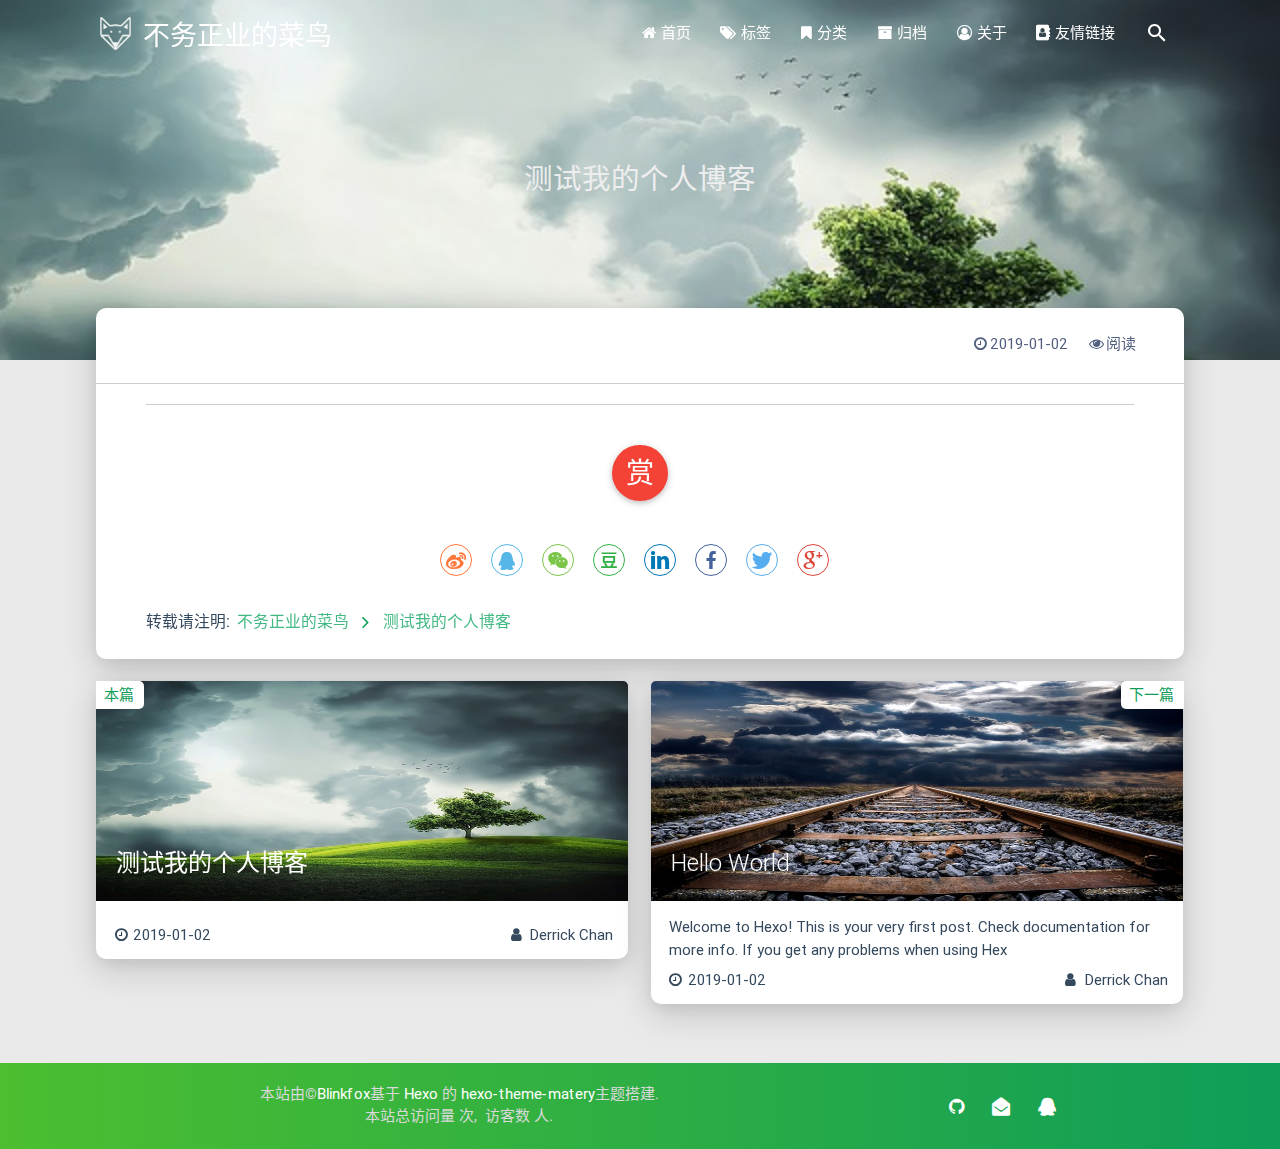
<file: 2019/01/02/ce-shi-wo-de-ge-ren-bo-ke/index.html>
<!DOCTYPE HTML>
<html lang="zh-CN">
<head>
    

<head><meta name="generator" content="Hexo 3.8.0">
    <meta charset="utf-8">
    <meta name="keywords" content="测试我的个人博客, 不务正业的菜鸟">
    <meta name="description" content="测试我的个人博客 | 不务正业的菜鸟">
    <meta http-equiv="X-UA-Compatible" content="IE=edge">
    <meta name="viewport" content="width=device-width, initial-scale=1.0">
    <meta name="renderer" content="webkit|ie-stand|ie-comp">
    <meta name="mobile-web-app-capable" content="yes">
    <meta name="format-detection" content="telephone=no">
    <meta name="apple-mobile-web-app-capable" content="yes">
    <meta name="apple-mobile-web-app-status-bar-style" content="black-translucent">
    <title>测试我的个人博客 | 不务正业的菜鸟</title>
    <link rel="icon" type="image/png" href="/favicon.png">

    <link rel="stylesheet" type="text/css" href="/libs/awesome/css/font-awesome.min.css">
    <link rel="stylesheet" type="text/css" href="/libs/materialize/css/materialize.min.css">
    <link rel="stylesheet" type="text/css" href="/libs/aos/aos.css">
    <link rel="stylesheet" type="text/css" href="/libs/animate/animate.min.css">
    <link rel="stylesheet" type="text/css" href="/libs/lightGallery/css/lightgallery.min.css">
    <link rel="stylesheet" type="text/css" href="/css/matery.css">
    <link rel="stylesheet" type="text/css" href="/css/my.css">

    <script src="/libs/jquery/jquery-2.2.0.min.js"></script>
<link rel="stylesheet" href="/css/prism-tomorrow.css" type="text/css"></head>

</head>

<body>

<header class="navbar-fixed">
    <nav id="headNav" class="bg-color nav-transparent">
        <div id="navContainer" class="container">
            <div class="nav-wrapper">
                <div class="brand-logo">
                    <a href="/" class="waves-effect waves-light">
                        
                        <img src="/medias/logo.png" class="logo-img hide-on-small-only">
                        
                        <span class="logo-span">不务正业的菜鸟</span>
                    </a>
                </div>
                

<a href="#" data-activates="mobile-nav" class="button-collapse"><i class="fa fa-navicon"></i></a>
<ul class="right">
    
    <li class="hide-on-med-and-down">
        <a href="/" class="waves-effect waves-light">
            
            <i class="fa fa-home"></i>
            
            <span>首页</span>
        </a>
    </li>
    
    <li class="hide-on-med-and-down">
        <a href="/tags" class="waves-effect waves-light">
            
            <i class="fa fa-tags"></i>
            
            <span>标签</span>
        </a>
    </li>
    
    <li class="hide-on-med-and-down">
        <a href="/categories" class="waves-effect waves-light">
            
            <i class="fa fa-bookmark"></i>
            
            <span>分类</span>
        </a>
    </li>
    
    <li class="hide-on-med-and-down">
        <a href="/archives" class="waves-effect waves-light">
            
            <i class="fa fa-archive"></i>
            
            <span>归档</span>
        </a>
    </li>
    
    <li class="hide-on-med-and-down">
        <a href="/about" class="waves-effect waves-light">
            
            <i class="fa fa-user-circle-o"></i>
            
            <span>关于</span>
        </a>
    </li>
    
    <li class="hide-on-med-and-down">
        <a href="/friends" class="waves-effect waves-light">
            
            <i class="fa fa-address-book"></i>
            
            <span>友情链接</span>
        </a>
    </li>
    
    <li>
        <a id="toggleSearch" class="waves-effect waves-light">
            <i id="searchIcon" class="mdi-action-search"></i>
        </a>
    </li>

</ul>

<div class="side-nav" id="mobile-nav">

    <div class="mobile-head bg-color">
        
        <img src="/medias/logo.png" class="logo-img circle responsive-img">
        
        <div class="logo-name">不务正业的菜鸟</div>
        <div class="logo-desc">
            
            一只刚刚踏进程序员圈子的雏鸟，骚得很，喜欢和技术打交道！
            
        </div>
    </div>

    

    <ul class="menu-list mobile-menu-list">
        
        <li>
            <a href="/" class="waves-effect waves-light">
                
                <i class="fa fa-fw fa-home"></i>
                
                首页
            </a>
        </li>
        
        <li>
            <a href="/tags" class="waves-effect waves-light">
                
                <i class="fa fa-fw fa-tags"></i>
                
                标签
            </a>
        </li>
        
        <li>
            <a href="/categories" class="waves-effect waves-light">
                
                <i class="fa fa-fw fa-bookmark"></i>
                
                分类
            </a>
        </li>
        
        <li>
            <a href="/archives" class="waves-effect waves-light">
                
                <i class="fa fa-fw fa-archive"></i>
                
                归档
            </a>
        </li>
        
        <li>
            <a href="/about" class="waves-effect waves-light">
                
                <i class="fa fa-fw fa-user-circle-o"></i>
                
                关于
            </a>
        </li>
        
        <li>
            <a href="/friends" class="waves-effect waves-light">
                
                <i class="fa fa-fw fa-address-book"></i>
                
                友情链接
            </a>
        </li>
        
        
        <li><div class="divider"></div></li>
        <li>
            <a href="https://github.com/blinkfox/hexo-theme-matery" class="waves-effect waves-light" target="_blank">
                <i class="fa fa-github-square fa-fw"></i>Fork Me
            </a>
        </li>
        
    </ul>

    <div class="social-link"><a href="https://github.com/DerrickChanJL" class="tooltipped" target="_blank" data-tooltip="访问我的GitHub" data-position="top" data-delay="50">
    <i class="fa fa-github"></i>
</a>
<a href="mailto:chenjiayin1990@163.com" class="tooltipped" target="_blank" data-tooltip="邮件联系我" data-position="top" data-delay="50">
    <i class="fa fa-envelope-open"></i>
</a>
<a href="#!" class="tooltipped" data-tooltip="QQ联系我: 1181062873" data-position="top" data-delay="50">
    <i class="fa fa-qq"></i>
</a>
</div>
</div>

            </div>
        </div>

        
        <style>
    .nav-transparent .github-corner {
        display: none !important;
    }

    .github-corner {
        position: absolute;
        z-index: 10;
        top: 0;
        right: 0;
        border: 0;
        transform: scale(1.1);
    }

    .github-corner svg {
        color: #0f9d58;
        fill: #fff;
        height: 64px;
        width: 64px;
    }

    .github-corner:hover .octo-arm {
        animation: a 0.56s ease-in-out;
    }

    .github-corner .octo-arm {
        animation: none;
    }

    @keyframes a {
        0%,
        to {
            transform: rotate(0);
        }
        20%,
        60% {
            transform: rotate(-25deg);
        }
        40%,
        80% {
            transform: rotate(10deg);
        }
    }
</style>

<a href="https://github.com/blinkfox/hexo-theme-matery" class="github-corner tooltipped hide-on-med-and-down" target="_blank" data-tooltip="Fork Me" data-position="left" data-delay="50">
    <svg viewbox="0 0 250 250" aria-hidden="true">
        <path d="M0,0 L115,115 L130,115 L142,142 L250,250 L250,0 Z"/>
        <path d="M128.3,109.0 C113.8,99.7 119.0,89.6 119.0,89.6 C122.0,82.7 120.5,78.6 120.5,78.6 C119.2,72.0 123.4,76.3 123.4,76.3 C127.3,80.9 125.5,87.3 125.5,87.3 C122.9,97.6 130.6,101.9 134.4,103.2" fill="currentColor" style="transform-origin: 130px 106px;" class="octo-arm"/>
        <path d="M115.0,115.0 C114.9,115.1 118.7,116.5 119.8,115.4 L133.7,101.6 C136.9,99.2 139.9,98.4 142.2,98.6 C133.8,88.0 127.5,74.4 143.8,58.0 C148.5,53.4 154.0,51.2 159.7,51.0 C160.3,49.4 163.2,43.6 171.4,40.1 C171.4,40.1 176.1,42.5 178.8,56.2 C183.1,58.6 187.2,61.8 190.9,65.4 C194.5,69.0 197.7,73.2 200.1,77.6 C213.8,80.2 216.3,84.9 216.3,84.9 C212.7,93.1 206.9,96.0 205.4,96.6 C205.1,102.4 203.0,107.8 198.3,112.5 C181.9,128.9 168.3,122.5 157.7,114.1 C157.9,116.9 156.7,120.9 152.7,124.9 L141.0,136.5 C139.8,137.7 141.6,141.9 141.8,141.8 Z" fill="currentColor" class="octo-body"/>
    </svg>
</a>
        
    </nav>
</header>





<div class="bg-cover post-cover" style="background-image: url('/medias/featureimages/13.jpg')">
    <div class="container">
        <div class="row">
            <div class="col s12 m12 l12">
                <div class="brand">
                    <div class="description center-align post-title">
                        测试我的个人博客
                    </div>
                </div>
            </div>
        </div>
    </div>
</div>



<main class="container content">

    
    <!-- 文章内容详情 -->
<div id="artDetail">
    <div class="card">
        <div class="card-content article-info">
            
            <div class="post-info">
                

                <span class="post-date">
                    <i class="fa fa-clock-o fa-fw"></i>2019-01-02
                </span>
				
				
                    <span id="busuanzi_container_page_pv" class="post-read">
                    <i class="fa fa-eye fa-fw"></i>阅读 <span id="busuanzi_value_page_pv"></span>
				
            </span></div>
        </div>
        <hr>
        <div class="card-content article-card-content">
            <div id="articleContent">
                
            </div>
            <hr>

            
            <style>
    #reward {
        margin: 40px 0;
        text-align: center;
    }

    #reward .reward-link {
        font-size: 1.88rem;
    }

    #reward .btn-floating:hover {
        box-shadow: 0 6px 12px rgba(0, 0, 0, 0.2), 0 5px 15px rgba(0, 0, 0, 0.2);
    }

    #rewardModal {
        width: 320px;
        height: 350px;
    }

    #rewardModal .reward-title {
        margin: 15px auto;
        padding-bottom: 5px;
    }

    #rewardModal .modal-content {
        padding: 10px;
    }

    #rewardModal .close {
        position: absolute;
        right: 15px;
        top: 15px;
        color: rgba(0, 0, 0, 0.5);
        font-size: 1.3rem;
        line-height: 20px;
        cursor: pointer;
    }

    #rewardModal .reward-tabs {
        margin: 0 auto;
        width: 210px;
    }

    .reward-tabs .tabs {
        height: 38px;
        margin: 10px auto;
        padding-left: 0;
    }

    .reward-tabs .tabs .tab {
        height: 38px;
        line-height: 38px;
    }

    .reward-tabs .tab a {
        color: #fff;
        background-color: #ccc;
    }

    .reward-tabs .tab a:hover {
        color: #fff;
    }

    .reward-tabs .wechat-tab .active {
        color: #fff;
        background-color: #22AB38;
    }

    .reward-tabs .alipay-tab .active {
        color: #fff;
        background-color: #019FE8;
    }

    .reward-tabs .reward-img {
        width: 210px;
        height: 210px;
    }
</style>

<div id="reward">
    <a class="reward-link btn-floating btn-large waves-effect waves-light red">赏</a>

    <!-- Modal Structure -->
    <div id="rewardModal" class="modal">
        <div class="modal-content">
            <a class="close"><i class="fa fa-close"></i></a>
            <h4 class="reward-title">你的赏识是我前进的动力</h4>
            <div class="reward-content">
                <div class="reward-tabs">
                    <ul class="tabs">
                        <li class="tab wechat-tab waves-effect waves-light"><a class="active" href="#wechat">微信</a></li>
                        <li class="tab alipay-tab waves-effect waves-light"><a href="#alipay">支付宝</a></li>
                    </ul>
                    <div id="wechat">
                        <img src="/medias/reward/wechat.png" class="reward-img" alt="微信打赏二维码">
                    </div>
                    <div id="alipay">
                        <img src="/medias/reward/alipay.jpg" class="reward-img" alt="支付宝打赏二维码">
                    </div>
                </div>
            </div>
        </div>
    </div>
</div>

<script>
    $(function () {
        $('#reward .reward-link').on('click', function () {
            $('#rewardModal').openModal();
        });

        $('#rewardModal .close').on('click', function () {
            $('#rewardModal').closeModal();
        });
    });
</script>
            

            <link rel="stylesheet" type="text/css" href="/libs/share/css/share.min.css">

<div id="article-share">
    
    <div class="social-share" data-disabled="qzone" data-wechat-qrcode-helper="<p>微信里点“发现”->“扫一扫”二维码便可查看分享。</p>"></div>
    
</div>

<script src="/libs/share/js/social-share.min.js"></script>

            <div class="reprint">
                <p>
                    <span class="reprint-tip">转载请注明: </span>
                    <a href="https://derrickchanjl.github.io" class="b-link-green">不务正业的菜鸟</a>
                    <i class="fa fa-angle-right fa-lg fa-fw text-color"></i>
                    <a href="/2019/01/02/ce-shi-wo-de-ge-ren-bo-ke/" class="b-link-green">测试我的个人博客</a>
                </p>
            </div>
        </div>
    </div>

    

    

    

    

    

    

<article id="prenext-posts" class="prev-next articles">
    <div class="row article-row">
        
        <div class="article col s12 m6" data-aos="fade-up">
            <div class="article-badge left-badge text-color">本篇</div>
            <div class="card">
                <a href="/2019/01/02/ce-shi-wo-de-ge-ren-bo-ke/">
                    <div class="card-image">
                        
                        
                        <img src="/medias/featureimages/13.jpg" class="responsive-img" alt="测试我的个人博客">
                        
                        <span class="card-title">测试我的个人博客</span>
                    </div>
                </a>
                <div class="card-content article-content">
                    <div class="summary"></div>
                    <div class="publish-info">
                            <span class="publish-date">
                                <i class="fa fa-clock-o fa-fw icon-date"></i>2019-01-02
                            </span>
                        <span class="publish-author">
                            
                            <i class="fa fa-user fa-fw"></i>
                            Derrick Chan
                            
                        </span>
                    </div>
                </div>

                
            </div>
        </div>
        
        
        <div class="article col s12 m6" data-aos="fade-up">
            <div class="article-badge right-badge text-color">下一篇</div>
            <div class="card">
                <a href="/2019/01/02/hello-world/">
                    <div class="card-image">
                        
                        
                        <img src="/medias/featureimages/12.jpg" class="responsive-img" alt="Hello World">
                        
                        <span class="card-title">Hello World</span>
                    </div>
                </a>
                <div class="card-content article-content">
                    <div class="summary">Welcome to Hexo! This is your very first post. Check documentation for more info. If you get any problems when using Hex</div>
                    <div class="publish-info">
                            <span class="publish-date">
                                <i class="fa fa-clock-o fa-fw icon-date"></i>2019-01-02
                            </span>
                        <span class="publish-author">
                            
                            <i class="fa fa-user fa-fw"></i>
                            Derrick Chan
                            
                        </span>
                    </div>
                </div>
                
            </div>
        </div>
        
    </div>
</article>
</div>


    

</main>


<footer class="page-footer bg-color">
    <div class="container row center-align">
        <div class="col s12 m8 l8 copy-right">
            本站由&copy;<a href="https://blinkfox.github.io/" target="_blank">Blinkfox</a>基于
            <a href="https://hexo.io/" target="_blank">Hexo</a> 的
            <a href="https://github.com/blinkfox/hexo-theme-matery" target="_blank">hexo-theme-matery</a>主题搭建.

            
			
                <br>
                <span id="busuanzi_container_site_pv">
                    本站总访问量 <span id="busuanzi_value_site_pv" style="color: #fff;"></span> 次,&nbsp;
                </span>
				<span id="busuanzi_container_site_uv">
                    访客数 <span id="busuanzi_value_site_uv" style="color: #fff;"></span> 人.
                </span>
			
        </div>
        <div class="col s12 m4 l4 social-link social-statis"><a href="https://github.com/DerrickChanJL" class="tooltipped" target="_blank" data-tooltip="访问我的GitHub" data-position="top" data-delay="50">
    <i class="fa fa-github"></i>
</a>
<a href="mailto:chenjiayin1990@163.com" class="tooltipped" target="_blank" data-tooltip="邮件联系我" data-position="top" data-delay="50">
    <i class="fa fa-envelope-open"></i>
</a>
<a href="#!" class="tooltipped" data-tooltip="QQ联系我: 1181062873" data-position="top" data-delay="50">
    <i class="fa fa-qq"></i>
</a>
</div>
    </div>
</footer>

<div class="progress-bar"></div>


<!-- 搜索遮罩框 -->
<div id="searchModal" class="modal">
    <div class="modal-content">
        <div class="search-header">
            <span class="title">搜索</span>
            <input type="search" id="searchInput" name="s" placeholder="请输入搜索的关键字" class="search-input" autofocus>
        </div>
        <div id="searchResult"></div>
    </div>
</div>

<script src="/js/search.js"></script>
<script type="text/javascript">
    searchFunc("/" + "search.xml", 'searchInput', 'searchResult');
</script>
<!-- 回到顶部按钮 -->
<div id="backTop" class="top-scroll">
    <a class="btn-floating btn-large waves-effect waves-light" href="#!">
        <i class="fa fa-angle-up"></i>
    </a>
</div>


<script src="/libs/materialize/js/materialize.min.js"></script>
<script src="/libs/masonry/masonry.pkgd.min.js"></script>
<script src="/libs/aos/aos.js"></script>
<script src="/libs/scrollprogress/scrollProgress.min.js"></script>
<script src="/libs/lightGallery/js/lightgallery-all.min.js"></script>
<script src="/js/matery.js"></script>

<!-- Global site tag (gtag.js) - Google Analytics -->



    <script src="/libs/others/clicklove.js"></script>


    <script async src="/libs/others/busuanzi.pure.mini.js"></script>


</body>
</html>
</file>
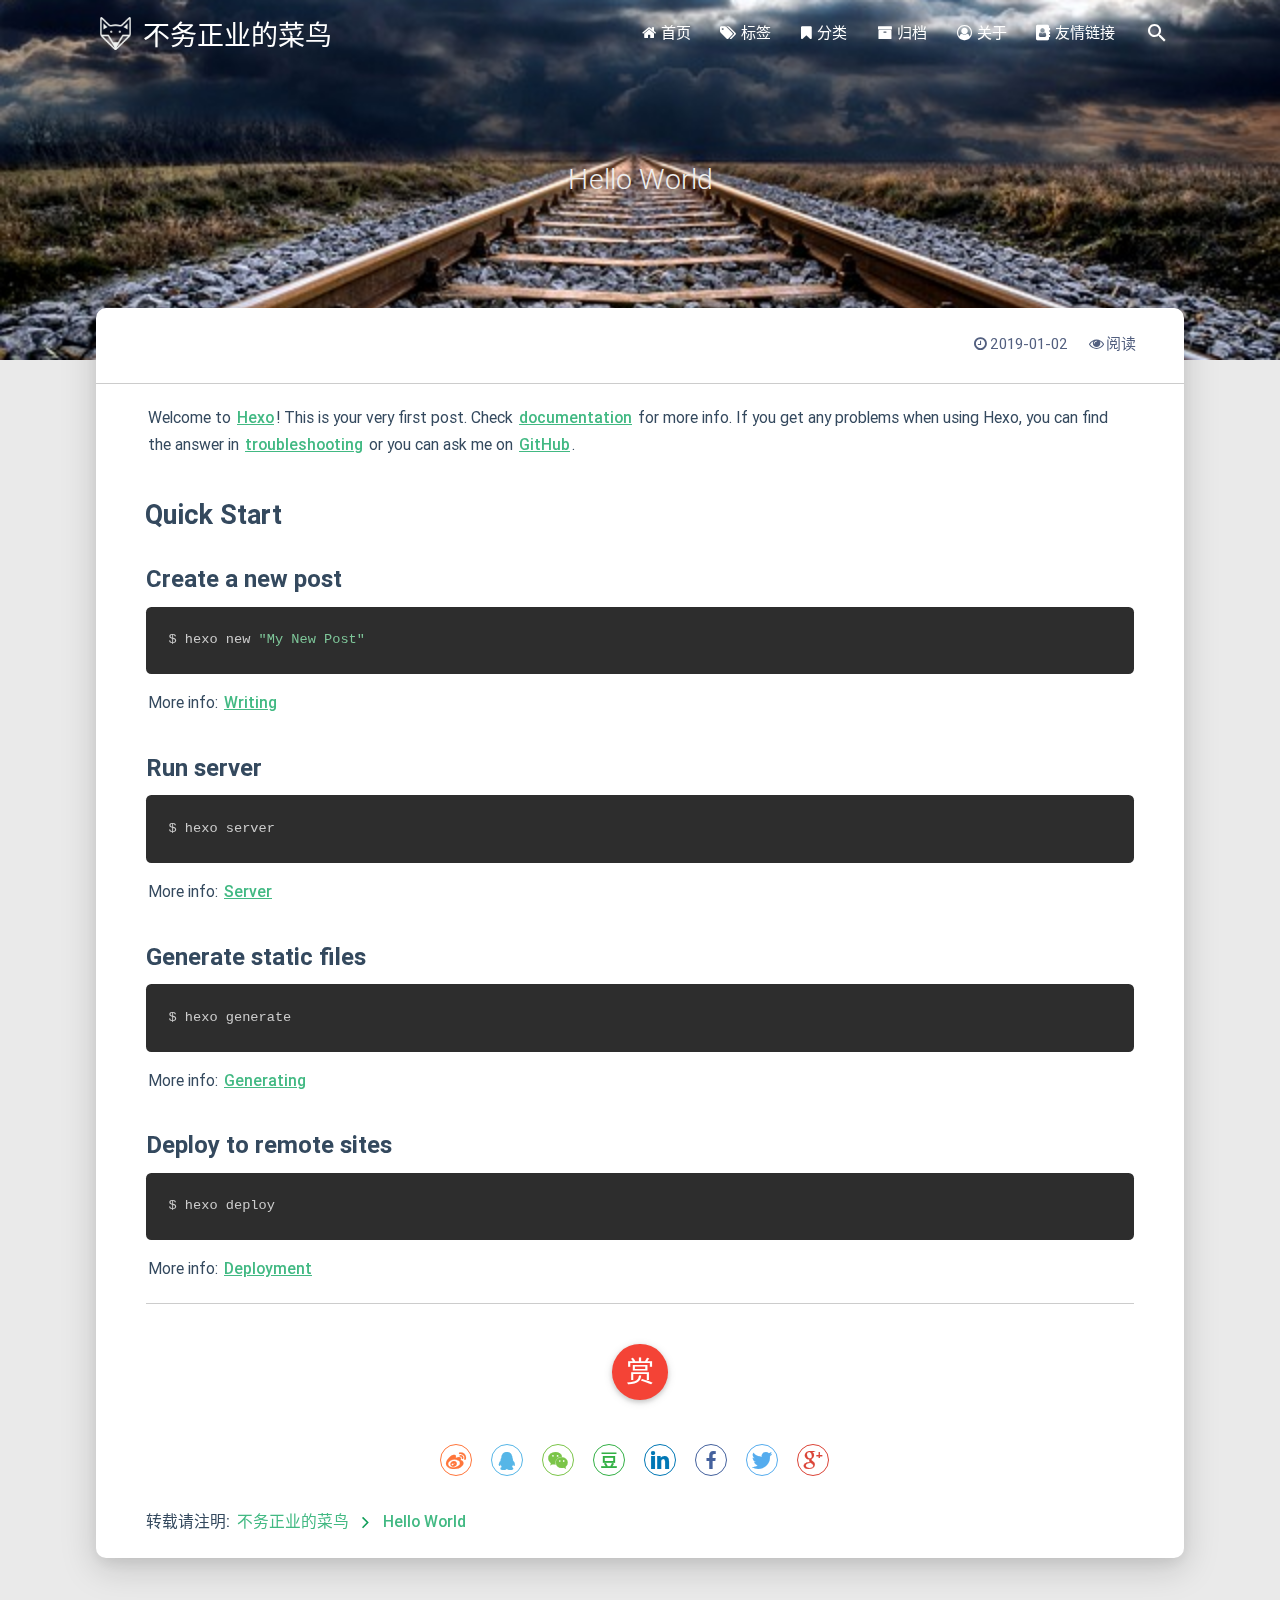
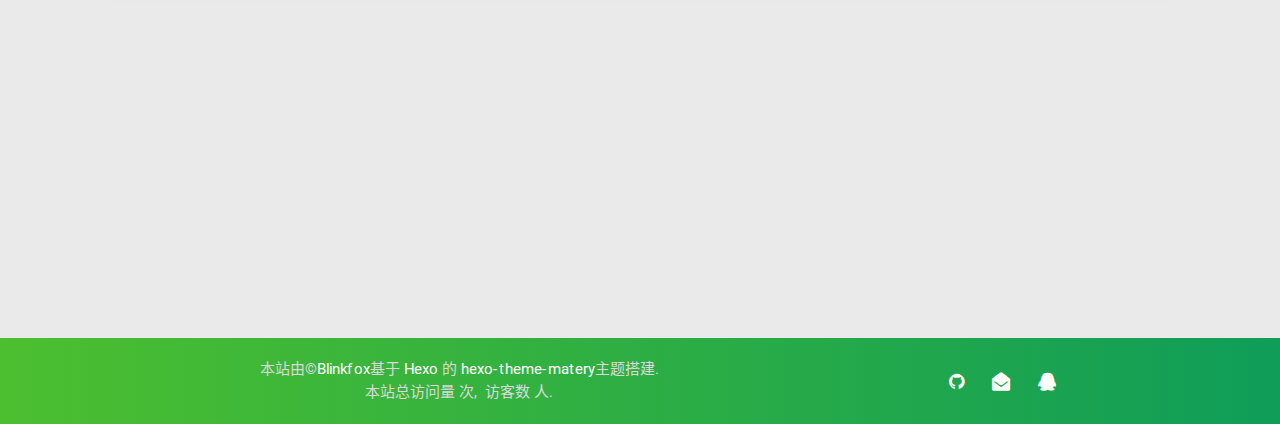
<file: 2019/01/02/hello-world/index.html>
<!DOCTYPE HTML>
<html lang="zh-CN">
<head>
    

<head><meta name="generator" content="Hexo 3.8.0">
    <meta charset="utf-8">
    <meta name="keywords" content="Hello World, 不务正业的菜鸟">
    <meta name="description" content="Welcome to Hexo! This is your very first post. Check documentation for more info. If you get any problems when using Hex">
    <meta http-equiv="X-UA-Compatible" content="IE=edge">
    <meta name="viewport" content="width=device-width, initial-scale=1.0">
    <meta name="renderer" content="webkit|ie-stand|ie-comp">
    <meta name="mobile-web-app-capable" content="yes">
    <meta name="format-detection" content="telephone=no">
    <meta name="apple-mobile-web-app-capable" content="yes">
    <meta name="apple-mobile-web-app-status-bar-style" content="black-translucent">
    <title>Hello World | 不务正业的菜鸟</title>
    <link rel="icon" type="image/png" href="/favicon.png">

    <link rel="stylesheet" type="text/css" href="/libs/awesome/css/font-awesome.min.css">
    <link rel="stylesheet" type="text/css" href="/libs/materialize/css/materialize.min.css">
    <link rel="stylesheet" type="text/css" href="/libs/aos/aos.css">
    <link rel="stylesheet" type="text/css" href="/libs/animate/animate.min.css">
    <link rel="stylesheet" type="text/css" href="/libs/lightGallery/css/lightgallery.min.css">
    <link rel="stylesheet" type="text/css" href="/css/matery.css">
    <link rel="stylesheet" type="text/css" href="/css/my.css">

    <script src="/libs/jquery/jquery-2.2.0.min.js"></script>
<link rel="stylesheet" href="/css/prism-tomorrow.css" type="text/css"></head>

</head>

<body>

<header class="navbar-fixed">
    <nav id="headNav" class="bg-color nav-transparent">
        <div id="navContainer" class="container">
            <div class="nav-wrapper">
                <div class="brand-logo">
                    <a href="/" class="waves-effect waves-light">
                        
                        <img src="/medias/logo.png" class="logo-img hide-on-small-only">
                        
                        <span class="logo-span">不务正业的菜鸟</span>
                    </a>
                </div>
                

<a href="#" data-activates="mobile-nav" class="button-collapse"><i class="fa fa-navicon"></i></a>
<ul class="right">
    
    <li class="hide-on-med-and-down">
        <a href="/" class="waves-effect waves-light">
            
            <i class="fa fa-home"></i>
            
            <span>首页</span>
        </a>
    </li>
    
    <li class="hide-on-med-and-down">
        <a href="/tags" class="waves-effect waves-light">
            
            <i class="fa fa-tags"></i>
            
            <span>标签</span>
        </a>
    </li>
    
    <li class="hide-on-med-and-down">
        <a href="/categories" class="waves-effect waves-light">
            
            <i class="fa fa-bookmark"></i>
            
            <span>分类</span>
        </a>
    </li>
    
    <li class="hide-on-med-and-down">
        <a href="/archives" class="waves-effect waves-light">
            
            <i class="fa fa-archive"></i>
            
            <span>归档</span>
        </a>
    </li>
    
    <li class="hide-on-med-and-down">
        <a href="/about" class="waves-effect waves-light">
            
            <i class="fa fa-user-circle-o"></i>
            
            <span>关于</span>
        </a>
    </li>
    
    <li class="hide-on-med-and-down">
        <a href="/friends" class="waves-effect waves-light">
            
            <i class="fa fa-address-book"></i>
            
            <span>友情链接</span>
        </a>
    </li>
    
    <li>
        <a id="toggleSearch" class="waves-effect waves-light">
            <i id="searchIcon" class="mdi-action-search"></i>
        </a>
    </li>

</ul>

<div class="side-nav" id="mobile-nav">

    <div class="mobile-head bg-color">
        
        <img src="/medias/logo.png" class="logo-img circle responsive-img">
        
        <div class="logo-name">不务正业的菜鸟</div>
        <div class="logo-desc">
            
            一只刚刚踏进程序员圈子的雏鸟，骚得很，喜欢和技术打交道！
            
        </div>
    </div>

    

    <ul class="menu-list mobile-menu-list">
        
        <li>
            <a href="/" class="waves-effect waves-light">
                
                <i class="fa fa-fw fa-home"></i>
                
                首页
            </a>
        </li>
        
        <li>
            <a href="/tags" class="waves-effect waves-light">
                
                <i class="fa fa-fw fa-tags"></i>
                
                标签
            </a>
        </li>
        
        <li>
            <a href="/categories" class="waves-effect waves-light">
                
                <i class="fa fa-fw fa-bookmark"></i>
                
                分类
            </a>
        </li>
        
        <li>
            <a href="/archives" class="waves-effect waves-light">
                
                <i class="fa fa-fw fa-archive"></i>
                
                归档
            </a>
        </li>
        
        <li>
            <a href="/about" class="waves-effect waves-light">
                
                <i class="fa fa-fw fa-user-circle-o"></i>
                
                关于
            </a>
        </li>
        
        <li>
            <a href="/friends" class="waves-effect waves-light">
                
                <i class="fa fa-fw fa-address-book"></i>
                
                友情链接
            </a>
        </li>
        
        
        <li><div class="divider"></div></li>
        <li>
            <a href="https://github.com/blinkfox/hexo-theme-matery" class="waves-effect waves-light" target="_blank">
                <i class="fa fa-github-square fa-fw"></i>Fork Me
            </a>
        </li>
        
    </ul>

    <div class="social-link"><a href="https://github.com/DerrickChanJL" class="tooltipped" target="_blank" data-tooltip="访问我的GitHub" data-position="top" data-delay="50">
    <i class="fa fa-github"></i>
</a>
<a href="mailto:chenjiayin1990@163.com" class="tooltipped" target="_blank" data-tooltip="邮件联系我" data-position="top" data-delay="50">
    <i class="fa fa-envelope-open"></i>
</a>
<a href="#!" class="tooltipped" data-tooltip="QQ联系我: 1181062873" data-position="top" data-delay="50">
    <i class="fa fa-qq"></i>
</a>
</div>
</div>

            </div>
        </div>

        
        <style>
    .nav-transparent .github-corner {
        display: none !important;
    }

    .github-corner {
        position: absolute;
        z-index: 10;
        top: 0;
        right: 0;
        border: 0;
        transform: scale(1.1);
    }

    .github-corner svg {
        color: #0f9d58;
        fill: #fff;
        height: 64px;
        width: 64px;
    }

    .github-corner:hover .octo-arm {
        animation: a 0.56s ease-in-out;
    }

    .github-corner .octo-arm {
        animation: none;
    }

    @keyframes a {
        0%,
        to {
            transform: rotate(0);
        }
        20%,
        60% {
            transform: rotate(-25deg);
        }
        40%,
        80% {
            transform: rotate(10deg);
        }
    }
</style>

<a href="https://github.com/blinkfox/hexo-theme-matery" class="github-corner tooltipped hide-on-med-and-down" target="_blank" data-tooltip="Fork Me" data-position="left" data-delay="50">
    <svg viewbox="0 0 250 250" aria-hidden="true">
        <path d="M0,0 L115,115 L130,115 L142,142 L250,250 L250,0 Z"/>
        <path d="M128.3,109.0 C113.8,99.7 119.0,89.6 119.0,89.6 C122.0,82.7 120.5,78.6 120.5,78.6 C119.2,72.0 123.4,76.3 123.4,76.3 C127.3,80.9 125.5,87.3 125.5,87.3 C122.9,97.6 130.6,101.9 134.4,103.2" fill="currentColor" style="transform-origin: 130px 106px;" class="octo-arm"/>
        <path d="M115.0,115.0 C114.9,115.1 118.7,116.5 119.8,115.4 L133.7,101.6 C136.9,99.2 139.9,98.4 142.2,98.6 C133.8,88.0 127.5,74.4 143.8,58.0 C148.5,53.4 154.0,51.2 159.7,51.0 C160.3,49.4 163.2,43.6 171.4,40.1 C171.4,40.1 176.1,42.5 178.8,56.2 C183.1,58.6 187.2,61.8 190.9,65.4 C194.5,69.0 197.7,73.2 200.1,77.6 C213.8,80.2 216.3,84.9 216.3,84.9 C212.7,93.1 206.9,96.0 205.4,96.6 C205.1,102.4 203.0,107.8 198.3,112.5 C181.9,128.9 168.3,122.5 157.7,114.1 C157.9,116.9 156.7,120.9 152.7,124.9 L141.0,136.5 C139.8,137.7 141.6,141.9 141.8,141.8 Z" fill="currentColor" class="octo-body"/>
    </svg>
</a>
        
    </nav>
</header>





<div class="bg-cover post-cover" style="background-image: url('/medias/featureimages/12.jpg')">
    <div class="container">
        <div class="row">
            <div class="col s12 m12 l12">
                <div class="brand">
                    <div class="description center-align post-title">
                        Hello World
                    </div>
                </div>
            </div>
        </div>
    </div>
</div>



<main class="container content">

    
    <!-- 文章内容详情 -->
<div id="artDetail">
    <div class="card">
        <div class="card-content article-info">
            
            <div class="post-info">
                

                <span class="post-date">
                    <i class="fa fa-clock-o fa-fw"></i>2019-01-02
                </span>
				
				
                    <span id="busuanzi_container_page_pv" class="post-read">
                    <i class="fa fa-eye fa-fw"></i>阅读 <span id="busuanzi_value_page_pv"></span>
				
            </span></div>
        </div>
        <hr>
        <div class="card-content article-card-content">
            <div id="articleContent">
                <p>Welcome to <a href="https://hexo.io/" target="_blank" rel="noopener">Hexo</a>! This is your very first post. Check <a href="https://hexo.io/docs/" target="_blank" rel="noopener">documentation</a> for more info. If you get any problems when using Hexo, you can find the answer in <a href="https://hexo.io/docs/troubleshooting.html" target="_blank" rel="noopener">troubleshooting</a> or you can ask me on <a href="https://github.com/hexojs/hexo/issues" target="_blank" rel="noopener">GitHub</a>.</p>
<h2 id="Quick-Start"><a href="#Quick-Start" class="headerlink" title="Quick Start"></a>Quick Start</h2><h3 id="Create-a-new-post"><a href="#Create-a-new-post" class="headerlink" title="Create a new post"></a>Create a new post</h3><pre class=" language-bash"><code class="language-bash">$ hexo new <span class="token string">"My New Post"</span>
</code></pre>
<p>More info: <a href="https://hexo.io/docs/writing.html" target="_blank" rel="noopener">Writing</a></p>
<h3 id="Run-server"><a href="#Run-server" class="headerlink" title="Run server"></a>Run server</h3><pre class=" language-bash"><code class="language-bash">$ hexo server
</code></pre>
<p>More info: <a href="https://hexo.io/docs/server.html" target="_blank" rel="noopener">Server</a></p>
<h3 id="Generate-static-files"><a href="#Generate-static-files" class="headerlink" title="Generate static files"></a>Generate static files</h3><pre class=" language-bash"><code class="language-bash">$ hexo generate
</code></pre>
<p>More info: <a href="https://hexo.io/docs/generating.html" target="_blank" rel="noopener">Generating</a></p>
<h3 id="Deploy-to-remote-sites"><a href="#Deploy-to-remote-sites" class="headerlink" title="Deploy to remote sites"></a>Deploy to remote sites</h3><pre class=" language-bash"><code class="language-bash">$ hexo deploy
</code></pre>
<p>More info: <a href="https://hexo.io/docs/deployment.html" target="_blank" rel="noopener">Deployment</a></p>

            </div>
            <hr>

            
            <style>
    #reward {
        margin: 40px 0;
        text-align: center;
    }

    #reward .reward-link {
        font-size: 1.88rem;
    }

    #reward .btn-floating:hover {
        box-shadow: 0 6px 12px rgba(0, 0, 0, 0.2), 0 5px 15px rgba(0, 0, 0, 0.2);
    }

    #rewardModal {
        width: 320px;
        height: 350px;
    }

    #rewardModal .reward-title {
        margin: 15px auto;
        padding-bottom: 5px;
    }

    #rewardModal .modal-content {
        padding: 10px;
    }

    #rewardModal .close {
        position: absolute;
        right: 15px;
        top: 15px;
        color: rgba(0, 0, 0, 0.5);
        font-size: 1.3rem;
        line-height: 20px;
        cursor: pointer;
    }

    #rewardModal .reward-tabs {
        margin: 0 auto;
        width: 210px;
    }

    .reward-tabs .tabs {
        height: 38px;
        margin: 10px auto;
        padding-left: 0;
    }

    .reward-tabs .tabs .tab {
        height: 38px;
        line-height: 38px;
    }

    .reward-tabs .tab a {
        color: #fff;
        background-color: #ccc;
    }

    .reward-tabs .tab a:hover {
        color: #fff;
    }

    .reward-tabs .wechat-tab .active {
        color: #fff;
        background-color: #22AB38;
    }

    .reward-tabs .alipay-tab .active {
        color: #fff;
        background-color: #019FE8;
    }

    .reward-tabs .reward-img {
        width: 210px;
        height: 210px;
    }
</style>

<div id="reward">
    <a class="reward-link btn-floating btn-large waves-effect waves-light red">赏</a>

    <!-- Modal Structure -->
    <div id="rewardModal" class="modal">
        <div class="modal-content">
            <a class="close"><i class="fa fa-close"></i></a>
            <h4 class="reward-title">你的赏识是我前进的动力</h4>
            <div class="reward-content">
                <div class="reward-tabs">
                    <ul class="tabs">
                        <li class="tab wechat-tab waves-effect waves-light"><a class="active" href="#wechat">微信</a></li>
                        <li class="tab alipay-tab waves-effect waves-light"><a href="#alipay">支付宝</a></li>
                    </ul>
                    <div id="wechat">
                        <img src="/medias/reward/wechat.png" class="reward-img" alt="微信打赏二维码">
                    </div>
                    <div id="alipay">
                        <img src="/medias/reward/alipay.jpg" class="reward-img" alt="支付宝打赏二维码">
                    </div>
                </div>
            </div>
        </div>
    </div>
</div>

<script>
    $(function () {
        $('#reward .reward-link').on('click', function () {
            $('#rewardModal').openModal();
        });

        $('#rewardModal .close').on('click', function () {
            $('#rewardModal').closeModal();
        });
    });
</script>
            

            <link rel="stylesheet" type="text/css" href="/libs/share/css/share.min.css">

<div id="article-share">
    
    <div class="social-share" data-disabled="qzone" data-wechat-qrcode-helper="<p>微信里点“发现”->“扫一扫”二维码便可查看分享。</p>"></div>
    
</div>

<script src="/libs/share/js/social-share.min.js"></script>

            <div class="reprint">
                <p>
                    <span class="reprint-tip">转载请注明: </span>
                    <a href="https://derrickchanjl.github.io" class="b-link-green">不务正业的菜鸟</a>
                    <i class="fa fa-angle-right fa-lg fa-fw text-color"></i>
                    <a href="/2019/01/02/hello-world/" class="b-link-green">Hello World</a>
                </p>
            </div>
        </div>
    </div>

    

    

    

    

    

    

<article id="prenext-posts" class="prev-next articles">
    <div class="row article-row">
        
        <div class="article col s12 m6" data-aos="fade-up">
            <div class="article-badge left-badge text-color">上一篇</div>
            <div class="card">
                <a href="/2019/01/02/ce-shi-wo-de-ge-ren-bo-ke/">
                    <div class="card-image">
                        
                        
                        <img src="/medias/featureimages/13.jpg" class="responsive-img" alt="测试我的个人博客">
                        
                        <span class="card-title">测试我的个人博客</span>
                    </div>
                </a>
                <div class="card-content article-content">
                    <div class="summary"></div>
                    <div class="publish-info">
                        <span class="publish-date">
                            <i class="fa fa-clock-o fa-fw icon-date"></i>2019-01-02
                        </span>
                        <span class="publish-author">
                            
                            <i class="fa fa-user fa-fw"></i>
                            Derrick Chan
                            
                        </span>
                    </div>
                </div>
                
            </div>
        </div>
        
        
        <div class="article col s12 m6" data-aos="fade-up">
            <div class="article-badge right-badge text-color">本篇</div>
            <div class="card">
                <a href="/2019/01/02/hello-world/">
                    <div class="card-image">
                        
                        
                        <img src="/medias/featureimages/12.jpg" class="responsive-img" alt="Hello World">
                        
                        <span class="card-title">Hello World</span>
                    </div>
                </a>
                <div class="card-content article-content">
                    <div class="summary">Welcome to Hexo! This is your very first post. Check documentation for more info. If you get any problems when using Hex</div>
                    <div class="publish-info">
                            <span class="publish-date">
                                <i class="fa fa-clock-o fa-fw icon-date"></i>2019-01-02
                            </span>
                        <span class="publish-author">
                            
                            <i class="fa fa-user fa-fw"></i>
                            Derrick Chan
                            
                        </span>
                    </div>
                </div>

                
            </div>
        </div>
        
    </div>
</article>
</div>


    

</main>


<footer class="page-footer bg-color">
    <div class="container row center-align">
        <div class="col s12 m8 l8 copy-right">
            本站由&copy;<a href="https://blinkfox.github.io/" target="_blank">Blinkfox</a>基于
            <a href="https://hexo.io/" target="_blank">Hexo</a> 的
            <a href="https://github.com/blinkfox/hexo-theme-matery" target="_blank">hexo-theme-matery</a>主题搭建.

            
			
                <br>
                <span id="busuanzi_container_site_pv">
                    本站总访问量 <span id="busuanzi_value_site_pv" style="color: #fff;"></span> 次,&nbsp;
                </span>
				<span id="busuanzi_container_site_uv">
                    访客数 <span id="busuanzi_value_site_uv" style="color: #fff;"></span> 人.
                </span>
			
        </div>
        <div class="col s12 m4 l4 social-link social-statis"><a href="https://github.com/DerrickChanJL" class="tooltipped" target="_blank" data-tooltip="访问我的GitHub" data-position="top" data-delay="50">
    <i class="fa fa-github"></i>
</a>
<a href="mailto:chenjiayin1990@163.com" class="tooltipped" target="_blank" data-tooltip="邮件联系我" data-position="top" data-delay="50">
    <i class="fa fa-envelope-open"></i>
</a>
<a href="#!" class="tooltipped" data-tooltip="QQ联系我: 1181062873" data-position="top" data-delay="50">
    <i class="fa fa-qq"></i>
</a>
</div>
    </div>
</footer>

<div class="progress-bar"></div>


<!-- 搜索遮罩框 -->
<div id="searchModal" class="modal">
    <div class="modal-content">
        <div class="search-header">
            <span class="title">搜索</span>
            <input type="search" id="searchInput" name="s" placeholder="请输入搜索的关键字" class="search-input" autofocus>
        </div>
        <div id="searchResult"></div>
    </div>
</div>

<script src="/js/search.js"></script>
<script type="text/javascript">
    searchFunc("/" + "search.xml", 'searchInput', 'searchResult');
</script>
<!-- 回到顶部按钮 -->
<div id="backTop" class="top-scroll">
    <a class="btn-floating btn-large waves-effect waves-light" href="#!">
        <i class="fa fa-angle-up"></i>
    </a>
</div>


<script src="/libs/materialize/js/materialize.min.js"></script>
<script src="/libs/masonry/masonry.pkgd.min.js"></script>
<script src="/libs/aos/aos.js"></script>
<script src="/libs/scrollprogress/scrollProgress.min.js"></script>
<script src="/libs/lightGallery/js/lightgallery-all.min.js"></script>
<script src="/js/matery.js"></script>

<!-- Global site tag (gtag.js) - Google Analytics -->



    <script src="/libs/others/clicklove.js"></script>


    <script async src="/libs/others/busuanzi.pure.mini.js"></script>


</body>
</html>
</file>
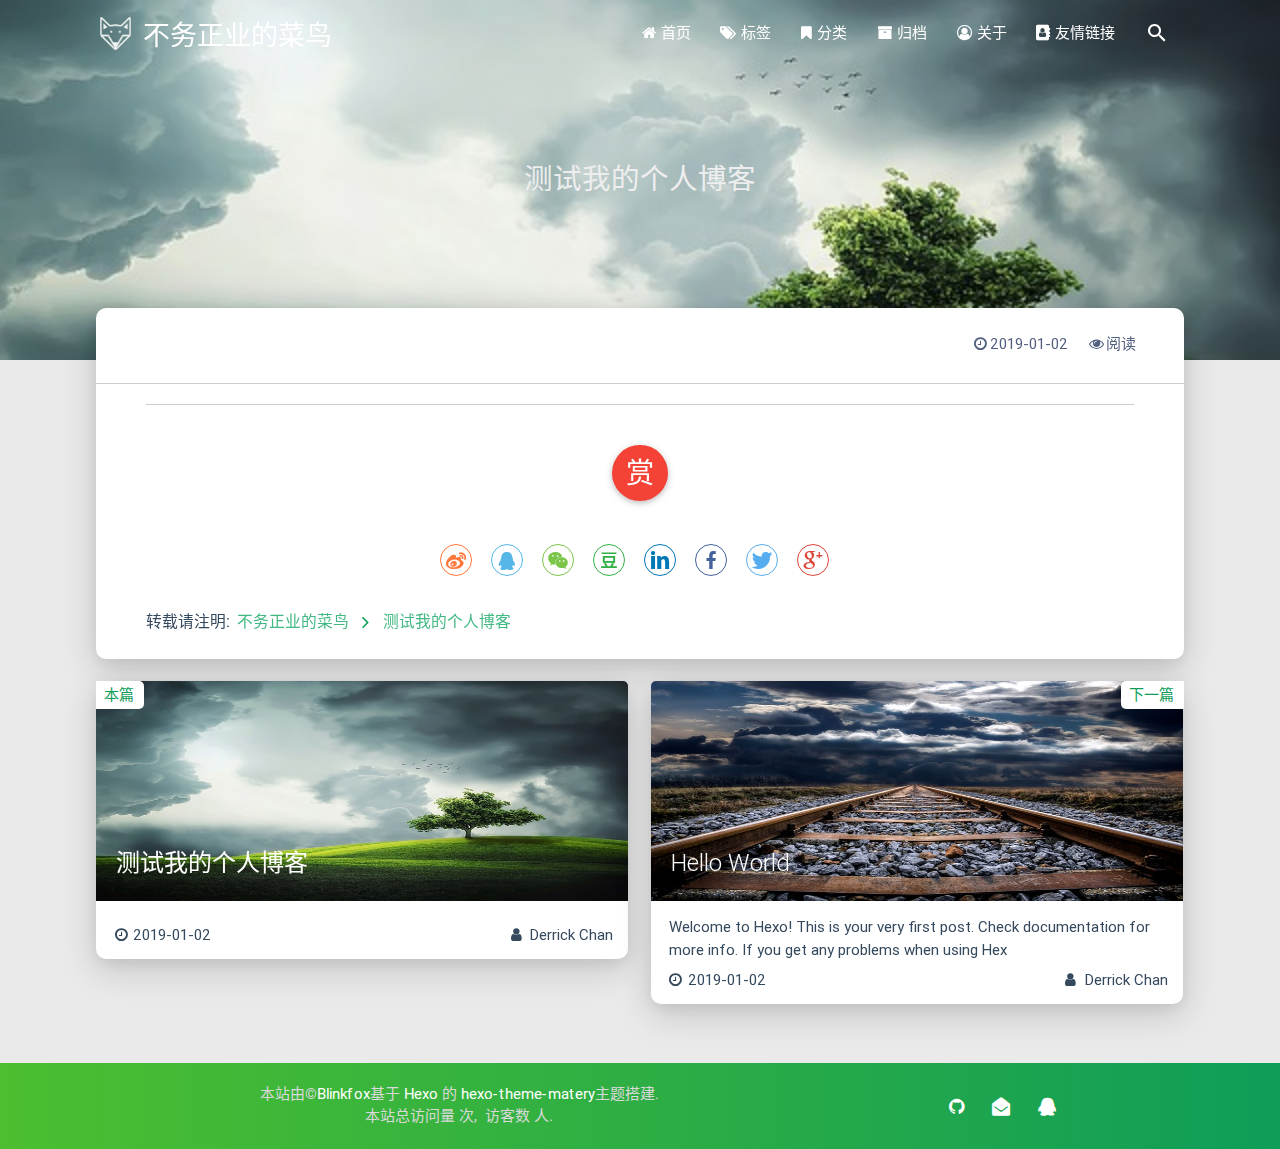
<file: 2019/01/02/测试我的个人博客/index.html>
<!DOCTYPE HTML>
<html lang="zh-CN">
<head>
    

<head><meta name="generator" content="Hexo 3.8.0">
    <meta charset="utf-8">
    <meta name="keywords" content="测试我的个人博客, 不务正业的菜鸟">
    <meta name="description" content="测试我的个人博客 | 不务正业的菜鸟">
    <meta http-equiv="X-UA-Compatible" content="IE=edge">
    <meta name="viewport" content="width=device-width, initial-scale=1.0">
    <meta name="renderer" content="webkit|ie-stand|ie-comp">
    <meta name="mobile-web-app-capable" content="yes">
    <meta name="format-detection" content="telephone=no">
    <meta name="apple-mobile-web-app-capable" content="yes">
    <meta name="apple-mobile-web-app-status-bar-style" content="black-translucent">
    <title>测试我的个人博客 | 不务正业的菜鸟</title>
    <link rel="icon" type="image/png" href="/favicon.png">

    <link rel="stylesheet" type="text/css" href="/libs/awesome/css/font-awesome.min.css">
    <link rel="stylesheet" type="text/css" href="/libs/materialize/css/materialize.min.css">
    <link rel="stylesheet" type="text/css" href="/libs/aos/aos.css">
    <link rel="stylesheet" type="text/css" href="/libs/animate/animate.min.css">
    <link rel="stylesheet" type="text/css" href="/libs/lightGallery/css/lightgallery.min.css">
    <link rel="stylesheet" type="text/css" href="/css/matery.css">
    <link rel="stylesheet" type="text/css" href="/css/my.css">

    <script src="/libs/jquery/jquery-2.2.0.min.js"></script>
<link rel="stylesheet" href="/css/prism-tomorrow.css" type="text/css"></head>

</head>

<body>

<header class="navbar-fixed">
    <nav id="headNav" class="bg-color nav-transparent">
        <div id="navContainer" class="container">
            <div class="nav-wrapper">
                <div class="brand-logo">
                    <a href="/" class="waves-effect waves-light">
                        
                        <img src="/medias/logo.png" class="logo-img hide-on-small-only">
                        
                        <span class="logo-span">不务正业的菜鸟</span>
                    </a>
                </div>
                

<a href="#" data-activates="mobile-nav" class="button-collapse"><i class="fa fa-navicon"></i></a>
<ul class="right">
    
    <li class="hide-on-med-and-down">
        <a href="/" class="waves-effect waves-light">
            
            <i class="fa fa-home"></i>
            
            <span>首页</span>
        </a>
    </li>
    
    <li class="hide-on-med-and-down">
        <a href="/tags" class="waves-effect waves-light">
            
            <i class="fa fa-tags"></i>
            
            <span>标签</span>
        </a>
    </li>
    
    <li class="hide-on-med-and-down">
        <a href="/categories" class="waves-effect waves-light">
            
            <i class="fa fa-bookmark"></i>
            
            <span>分类</span>
        </a>
    </li>
    
    <li class="hide-on-med-and-down">
        <a href="/archives" class="waves-effect waves-light">
            
            <i class="fa fa-archive"></i>
            
            <span>归档</span>
        </a>
    </li>
    
    <li class="hide-on-med-and-down">
        <a href="/about" class="waves-effect waves-light">
            
            <i class="fa fa-user-circle-o"></i>
            
            <span>关于</span>
        </a>
    </li>
    
    <li class="hide-on-med-and-down">
        <a href="/friends" class="waves-effect waves-light">
            
            <i class="fa fa-address-book"></i>
            
            <span>友情链接</span>
        </a>
    </li>
    
    <li>
        <a id="toggleSearch" class="waves-effect waves-light">
            <i id="searchIcon" class="mdi-action-search"></i>
        </a>
    </li>

</ul>

<div class="side-nav" id="mobile-nav">

    <div class="mobile-head bg-color">
        
        <img src="/medias/logo.png" class="logo-img circle responsive-img">
        
        <div class="logo-name">不务正业的菜鸟</div>
        <div class="logo-desc">
            
            一只刚刚踏进程序员圈子的雏鸟，骚得很，喜欢和技术打交道！
            
        </div>
    </div>

    

    <ul class="menu-list mobile-menu-list">
        
        <li>
            <a href="/" class="waves-effect waves-light">
                
                <i class="fa fa-fw fa-home"></i>
                
                首页
            </a>
        </li>
        
        <li>
            <a href="/tags" class="waves-effect waves-light">
                
                <i class="fa fa-fw fa-tags"></i>
                
                标签
            </a>
        </li>
        
        <li>
            <a href="/categories" class="waves-effect waves-light">
                
                <i class="fa fa-fw fa-bookmark"></i>
                
                分类
            </a>
        </li>
        
        <li>
            <a href="/archives" class="waves-effect waves-light">
                
                <i class="fa fa-fw fa-archive"></i>
                
                归档
            </a>
        </li>
        
        <li>
            <a href="/about" class="waves-effect waves-light">
                
                <i class="fa fa-fw fa-user-circle-o"></i>
                
                关于
            </a>
        </li>
        
        <li>
            <a href="/friends" class="waves-effect waves-light">
                
                <i class="fa fa-fw fa-address-book"></i>
                
                友情链接
            </a>
        </li>
        
        
        <li><div class="divider"></div></li>
        <li>
            <a href="https://github.com/blinkfox/hexo-theme-matery" class="waves-effect waves-light" target="_blank">
                <i class="fa fa-github-square fa-fw"></i>Fork Me
            </a>
        </li>
        
    </ul>

    <div class="social-link"><a href="https://github.com/blinkfox" class="tooltipped" target="_blank" data-tooltip="访问我的GitHub" data-position="top" data-delay="50">
    <i class="fa fa-github"></i>
</a>
<a href="mailto:chenjiayin1990@163.com" class="tooltipped" target="_blank" data-tooltip="邮件联系我" data-position="top" data-delay="50">
    <i class="fa fa-envelope-open"></i>
</a>
<a href="#!" class="tooltipped" data-tooltip="QQ联系我: 1181062873" data-position="top" data-delay="50">
    <i class="fa fa-qq"></i>
</a>
</div>
</div>

            </div>
        </div>

        
        <style>
    .nav-transparent .github-corner {
        display: none !important;
    }

    .github-corner {
        position: absolute;
        z-index: 10;
        top: 0;
        right: 0;
        border: 0;
        transform: scale(1.1);
    }

    .github-corner svg {
        color: #0f9d58;
        fill: #fff;
        height: 64px;
        width: 64px;
    }

    .github-corner:hover .octo-arm {
        animation: a 0.56s ease-in-out;
    }

    .github-corner .octo-arm {
        animation: none;
    }

    @keyframes a {
        0%,
        to {
            transform: rotate(0);
        }
        20%,
        60% {
            transform: rotate(-25deg);
        }
        40%,
        80% {
            transform: rotate(10deg);
        }
    }
</style>

<a href="https://github.com/blinkfox/hexo-theme-matery" class="github-corner tooltipped hide-on-med-and-down" target="_blank" data-tooltip="Fork Me" data-position="left" data-delay="50">
    <svg viewbox="0 0 250 250" aria-hidden="true">
        <path d="M0,0 L115,115 L130,115 L142,142 L250,250 L250,0 Z"/>
        <path d="M128.3,109.0 C113.8,99.7 119.0,89.6 119.0,89.6 C122.0,82.7 120.5,78.6 120.5,78.6 C119.2,72.0 123.4,76.3 123.4,76.3 C127.3,80.9 125.5,87.3 125.5,87.3 C122.9,97.6 130.6,101.9 134.4,103.2" fill="currentColor" style="transform-origin: 130px 106px;" class="octo-arm"/>
        <path d="M115.0,115.0 C114.9,115.1 118.7,116.5 119.8,115.4 L133.7,101.6 C136.9,99.2 139.9,98.4 142.2,98.6 C133.8,88.0 127.5,74.4 143.8,58.0 C148.5,53.4 154.0,51.2 159.7,51.0 C160.3,49.4 163.2,43.6 171.4,40.1 C171.4,40.1 176.1,42.5 178.8,56.2 C183.1,58.6 187.2,61.8 190.9,65.4 C194.5,69.0 197.7,73.2 200.1,77.6 C213.8,80.2 216.3,84.9 216.3,84.9 C212.7,93.1 206.9,96.0 205.4,96.6 C205.1,102.4 203.0,107.8 198.3,112.5 C181.9,128.9 168.3,122.5 157.7,114.1 C157.9,116.9 156.7,120.9 152.7,124.9 L141.0,136.5 C139.8,137.7 141.6,141.9 141.8,141.8 Z" fill="currentColor" class="octo-body"/>
    </svg>
</a>
        
    </nav>
</header>





<div class="bg-cover post-cover" style="background-image: url('/medias/featureimages/13.jpg')">
    <div class="container">
        <div class="row">
            <div class="col s12 m12 l12">
                <div class="brand">
                    <div class="description center-align post-title">
                        测试我的个人博客
                    </div>
                </div>
            </div>
        </div>
    </div>
</div>



<main class="container content">

    
    <!-- 文章内容详情 -->
<div id="artDetail">
    <div class="card">
        <div class="card-content article-info">
            
            <div class="post-info">
                

                <span class="post-date">
                    <i class="fa fa-clock-o fa-fw"></i>2019-01-02
                </span>
				
				
                    <span id="busuanzi_container_page_pv" class="post-read">
                    <i class="fa fa-eye fa-fw"></i>阅读 <span id="busuanzi_value_page_pv"></span>
				
            </span></div>
        </div>
        <hr>
        <div class="card-content article-card-content">
            <div id="articleContent">
                
            </div>
            <hr>

            
            <style>
    #reward {
        margin: 40px 0;
        text-align: center;
    }

    #reward .reward-link {
        font-size: 1.88rem;
    }

    #reward .btn-floating:hover {
        box-shadow: 0 6px 12px rgba(0, 0, 0, 0.2), 0 5px 15px rgba(0, 0, 0, 0.2);
    }

    #rewardModal {
        width: 320px;
        height: 350px;
    }

    #rewardModal .reward-title {
        margin: 15px auto;
        padding-bottom: 5px;
    }

    #rewardModal .modal-content {
        padding: 10px;
    }

    #rewardModal .close {
        position: absolute;
        right: 15px;
        top: 15px;
        color: rgba(0, 0, 0, 0.5);
        font-size: 1.3rem;
        line-height: 20px;
        cursor: pointer;
    }

    #rewardModal .reward-tabs {
        margin: 0 auto;
        width: 210px;
    }

    .reward-tabs .tabs {
        height: 38px;
        margin: 10px auto;
        padding-left: 0;
    }

    .reward-tabs .tabs .tab {
        height: 38px;
        line-height: 38px;
    }

    .reward-tabs .tab a {
        color: #fff;
        background-color: #ccc;
    }

    .reward-tabs .tab a:hover {
        color: #fff;
    }

    .reward-tabs .wechat-tab .active {
        color: #fff;
        background-color: #22AB38;
    }

    .reward-tabs .alipay-tab .active {
        color: #fff;
        background-color: #019FE8;
    }

    .reward-tabs .reward-img {
        width: 210px;
        height: 210px;
    }
</style>

<div id="reward">
    <a class="reward-link btn-floating btn-large waves-effect waves-light red">赏</a>

    <!-- Modal Structure -->
    <div id="rewardModal" class="modal">
        <div class="modal-content">
            <a class="close"><i class="fa fa-close"></i></a>
            <h4 class="reward-title">你的赏识是我前进的动力</h4>
            <div class="reward-content">
                <div class="reward-tabs">
                    <ul class="tabs">
                        <li class="tab wechat-tab waves-effect waves-light"><a class="active" href="#wechat">微信</a></li>
                        <li class="tab alipay-tab waves-effect waves-light"><a href="#alipay">支付宝</a></li>
                    </ul>
                    <div id="wechat">
                        <img src="/medias/reward/wechat.png" class="reward-img" alt="微信打赏二维码">
                    </div>
                    <div id="alipay">
                        <img src="/medias/reward/alipay.jpg" class="reward-img" alt="支付宝打赏二维码">
                    </div>
                </div>
            </div>
        </div>
    </div>
</div>

<script>
    $(function () {
        $('#reward .reward-link').on('click', function () {
            $('#rewardModal').openModal();
        });

        $('#rewardModal .close').on('click', function () {
            $('#rewardModal').closeModal();
        });
    });
</script>
            

            <link rel="stylesheet" type="text/css" href="/libs/share/css/share.min.css">

<div id="article-share">
    
    <div class="social-share" data-disabled="qzone" data-wechat-qrcode-helper="<p>微信里点“发现”->“扫一扫”二维码便可查看分享。</p>"></div>
    
</div>

<script src="/libs/share/js/social-share.min.js"></script>

            <div class="reprint">
                <p>
                    <span class="reprint-tip">转载请注明: </span>
                    <a href="https://derrickchanjl.github.io" class="b-link-green">不务正业的菜鸟</a>
                    <i class="fa fa-angle-right fa-lg fa-fw text-color"></i>
                    <a href="/2019/01/02/测试我的个人博客/" class="b-link-green">测试我的个人博客</a>
                </p>
            </div>
        </div>
    </div>

    

    

    

    

    

    

<article id="prenext-posts" class="prev-next articles">
    <div class="row article-row">
        
        <div class="article col s12 m6" data-aos="fade-up">
            <div class="article-badge left-badge text-color">本篇</div>
            <div class="card">
                <a href="/2019/01/02/测试我的个人博客/">
                    <div class="card-image">
                        
                        
                        <img src="/medias/featureimages/13.jpg" class="responsive-img" alt="测试我的个人博客">
                        
                        <span class="card-title">测试我的个人博客</span>
                    </div>
                </a>
                <div class="card-content article-content">
                    <div class="summary"></div>
                    <div class="publish-info">
                            <span class="publish-date">
                                <i class="fa fa-clock-o fa-fw icon-date"></i>2019-01-02
                            </span>
                        <span class="publish-author">
                            
                            <i class="fa fa-user fa-fw"></i>
                            Derrick Chan
                            
                        </span>
                    </div>
                </div>

                
            </div>
        </div>
        
        
        <div class="article col s12 m6" data-aos="fade-up">
            <div class="article-badge right-badge text-color">下一篇</div>
            <div class="card">
                <a href="/2019/01/02/hello-world/">
                    <div class="card-image">
                        
                        
                        <img src="/medias/featureimages/12.jpg" class="responsive-img" alt="Hello World">
                        
                        <span class="card-title">Hello World</span>
                    </div>
                </a>
                <div class="card-content article-content">
                    <div class="summary">Welcome to Hexo! This is your very first post. Check documentation for more info. If you get any problems when using Hex</div>
                    <div class="publish-info">
                            <span class="publish-date">
                                <i class="fa fa-clock-o fa-fw icon-date"></i>2019-01-02
                            </span>
                        <span class="publish-author">
                            
                            <i class="fa fa-user fa-fw"></i>
                            Derrick Chan
                            
                        </span>
                    </div>
                </div>
                
            </div>
        </div>
        
    </div>
</article>
</div>


    

</main>


<footer class="page-footer bg-color">
    <div class="container row center-align">
        <div class="col s12 m8 l8 copy-right">
            本站由&copy;<a href="https://blinkfox.github.io/" target="_blank">Blinkfox</a>基于
            <a href="https://hexo.io/" target="_blank">Hexo</a> 的
            <a href="https://github.com/blinkfox/hexo-theme-matery" target="_blank">hexo-theme-matery</a>主题搭建.

            
			
                <br>
                <span id="busuanzi_container_site_pv">
                    本站总访问量 <span id="busuanzi_value_site_pv" style="color: #fff;"></span> 次,&nbsp;
                </span>
				<span id="busuanzi_container_site_uv">
                    访客数 <span id="busuanzi_value_site_uv" style="color: #fff;"></span> 人.
                </span>
			
        </div>
        <div class="col s12 m4 l4 social-link social-statis"><a href="https://github.com/blinkfox" class="tooltipped" target="_blank" data-tooltip="访问我的GitHub" data-position="top" data-delay="50">
    <i class="fa fa-github"></i>
</a>
<a href="mailto:chenjiayin1990@163.com" class="tooltipped" target="_blank" data-tooltip="邮件联系我" data-position="top" data-delay="50">
    <i class="fa fa-envelope-open"></i>
</a>
<a href="#!" class="tooltipped" data-tooltip="QQ联系我: 1181062873" data-position="top" data-delay="50">
    <i class="fa fa-qq"></i>
</a>
</div>
    </div>
</footer>

<div class="progress-bar"></div>


<!-- 搜索遮罩框 -->
<div id="searchModal" class="modal">
    <div class="modal-content">
        <div class="search-header">
            <span class="title">搜索</span>
            <input type="search" id="searchInput" name="s" placeholder="请输入搜索的关键字" class="search-input" autofocus>
        </div>
        <div id="searchResult"></div>
    </div>
</div>

<script src="/js/search.js"></script>
<script type="text/javascript">
    searchFunc("/" + "search.xml", 'searchInput', 'searchResult');
</script>
<!-- 回到顶部按钮 -->
<div id="backTop" class="top-scroll">
    <a class="btn-floating btn-large waves-effect waves-light" href="#!">
        <i class="fa fa-angle-up"></i>
    </a>
</div>


<script src="/libs/materialize/js/materialize.min.js"></script>
<script src="/libs/masonry/masonry.pkgd.min.js"></script>
<script src="/libs/aos/aos.js"></script>
<script src="/libs/scrollprogress/scrollProgress.min.js"></script>
<script src="/libs/lightGallery/js/lightgallery-all.min.js"></script>
<script src="/js/matery.js"></script>

<!-- Global site tag (gtag.js) - Google Analytics -->



    <script src="/libs/others/clicklove.js"></script>


    <script async src="/libs/others/busuanzi.pure.mini.js"></script>


</body>
</html>
</file>
<file: css/matery.css>
/*全局基础样式*/
/*小屏幕下(手机类)的样式*/
@media only screen and (max-width: 601px) {
    .container {
        width: 95%;
    }
}

/*中等屏幕下(平板类)的样式*/
@media only screen and (min-width: 600px) and (max-width: 992px) {
    .container {
        width: 90%;
    }
}

/*大屏幕下(桌面类)的样式*/
@media only screen and (min-width: 993px) {
    .container {
        width: 85%;
        max-width: 1125px;
    }

    .post-container {
        width: 90%;
        margin: 0 auto;
        max-width: 1250px;
    }
}

body {
    background-color: #eaeaea;
    margin: 0;
    color: #34495e;
}

h1 {
    margin: 48px 0 22px -5px;
    font-size: 2.0rem;
    font-weight: bold;
    line-height: 2.0rem;
}

h2 {
    margin: 42px 0 18px -5px;
    font-size: 1.8rem;
    font-weight: bold;
    line-height: 1.8rem;
}

h3 {
    margin: 38px 0 15px -4px;
    font-size: 1.6rem;
    font-weight: bold;
    line-height: 1.7rem;
}

h4 {
    margin: 32px 0 12px -4px;
    font-size: 1.45rem;
    font-weight: bold;
    line-height: 1.45rem;
}

h5 {
    margin: 28px 0 8px -4px;
    font-size: 1.2rem;
    font-weight: bold;
    line-height: 1.2rem;
}

h6 {
    margin: 22px 0 4px -4px;
    font-size: 1.1rem;
    line-height: 1.1rem;
}

p {
    font-size: 1rem;
    line-height: 1.5rem;
}

hr {
    margin: 20px 0;
    border: 0;
    border-top: 1px solid #ccc;
}

blockquote {
    border-left: 5px solid #42b983;
    padding: 1rem 0.8rem 0.2rem 0.8rem;
    color: #666;
    background-color: rgba(66, 185, 131, .1);
}

pre {
    padding: 1.5rem !important;
    margin: 1rem 0 !important;
    background: #272822;
    overflow: auto;
    border-radius: 0.35rem;
    tab-size: 4;
}

code {
    padding: 1px 5px;
    font-size: 0.91rem;
    color: #e96900;
    background-color: #f8f8f8;
    border-radius: 2px;
}

pre code {
    padding: 0;
    color: #e8eaf6;
    background-color: #272822;
}

pre[class*="language-"] {
    padding: 1.2em;
    margin: .5em 0;
}

code[class*="language-"],
pre[class*="language-"] {
    color: #e8eaf6;
    white-space: pre-wrap !important;
}

b,
strong {
    font-weight: bold;
}

dfn {
    font-style: italic;
}

small {
    font-size: 85%;
}

cite {
    font-style: normal;
}

mark {
    background-color: #fcf8e3;
    padding: .2em;
}

.card {
    border-radius: 10px;
    box-shadow: 0 15px 35px rgba(50, 50, 93, .1), 0 5px 15px rgba(0, 0, 0, .07) !important;
}

.card .card-image img {
    border-radius: 5px 5px 0 0;
}

.container .row {
    margin-bottom: 0;
}

.bg-color {
    background-image: linear-gradient(to right, #4cbf30 0%, #0f9d58 100%);
}

.text-color {
    color: #0f9d58 !important;
}

/*头部导航栏样式*/
@media only screen and (max-width: 600px) {
    header nav .brand-logo {
        left: 80px;
        width: 100px;
        font-size: 1.6rem;
        -webkit-transform: translateX(-50%);
        transform: translateX(-50%);
    }

    header .brand-logo .logo-span {
        font-size: 1.6rem !important;
    }
}

.progress-bar {
    height: 4px;
    position: fixed;
    bottom: 0;
    z-index: 300;
    background: linear-gradient(to right, #4cbf30 0%, #0f9d58 100%);
    opacity: 0.8;
}

nav, .side-nav {
    box-shadow: 0 2px 5px 0 rgba(0, 0, 0, 0.16), 0 7px 10px 0 rgba(0, 0, 0, 0.12);
}

header .nav-transparent {
    background-color: transparent !important;
    background-image: none;
    box-shadow: none;
}

header nav .brand-span {
    font-size: 1.45rem;
}

header .brand-logo .logo-img {
    height: 45px;
    vertical-align: middle;
    padding-bottom: 6px;
}

header .brand-logo .logo-span {
    font-size: 1.8rem;
}

header .button-collapse i {
    font-size: 1.5rem;
}

header .side-nav .mobile-head {
    padding: 0 15px;
}

header .side-nav .mobile-head img {
    margin-top: 30px;
    width: 75px;
    height: 75px;
}

header .side-nav .mobile-head .logo-name {
    margin-top: -30px;
    padding-left: 10px;
    font-size: 1.5rem;
}

header .side-nav .mobile-head .logo-desc {
    margin-top: -10px;
    padding-left: 10px;
    padding-bottom: 10px;
    font-size: 0.8rem;
    line-height: 1.3rem;
    color: #e3e3e3;
}

header .side-nav .menu-list li {
    padding: 0;
    margin-left: -15px;
}

header .side-nav .menu-list a {
    height: 50px;
    line-height: 50px;
}

header .side-nav .menu-list a i {
    line-height: 16px;
}

.mobile-menu-list a i {
    font-size: 1.1rem;
}

header .side-nav .fa-fw {
    width: 5rem;
    text-align: left;
}

header .side-nav .social-link {
    position: absolute;
    bottom: 45px;
    padding-left: 15px;
}

.social-link a {
    font-size: 1.2rem;
    display: inline;
    padding: 0 12px;
}

.cover-btns {
    position: relative;
    top: 10vh;
    text-align: center;
}

.cover-btns a {
    margin: 10px 15px;
    padding: 0 35px;
    height: 45px;
    line-height: 45px;
    font-size: 1rem;
    color: #fff;
    border: 1px solid #fff;
    background-color: transparent;
    border-radius: 30px;
    box-shadow: none;
}

.cover-btns a:hover {
    border: 1px solid #f44336;
    background-color: #f44336;
    box-shadow: 0 14px 26px -12px rgba(233, 30, 99, 0.42), 0 4px 23px 0 rgba(0, 0, 0, 0.12), 0 8px 10px -5px rgba(233, 30, 99, 0.2);
}

.cover-btns a i {
    font-size: 1.1rem;
    padding-right: 5px;
}

.cover-social-link {
    position: relative;
    top: 18vh;
    text-align: center;
}

.cover-social-link a {
    padding: 0 15px;
    font-size: 1.35rem;
    color: #fff;
}

header .go-back {
    float: left;
    position: relative;
    padding-left: 5px;
    padding-right: 5px;
    z-index: 1;
    height: 56px;
}

header .go-back i {
    font-size: 1.6rem;
    font-weight: 200;
    line-height: 56px;
}

/* 背景图效果. */
.bg-cover {
    position: relative;
    display: flex;
    align-items: center;
    height: 60vh;
    padding: 0;
    margin-top: -64px;
    border: 0;
    overflow: hidden;
    background-position: center center;
    background-size: cover;
    transform: translate3d(0px, 0px, 0px);
}

.post-cover {
    height: 40vh !important;
}

.bg-cover:after {
    -webkit-animation: rainbow 60s infinite;
    animation: rainbow 60s infinite;
}

.bg-cover:before, .bg-cover:after {
    position: absolute;
    z-index: 1;
    width: 100%;
    height: 100%;
    display: block;
    left: 0;
    top: 0;
    content: "";
}

.bg-cover .container {
    position: relative;
    color: #fff;
    z-index: 2;
}

.bg-cover .title {
    font-size: 4rem;
    font-weight: 700;
    line-height: 1.85em;
    margin-bottom: 20px;
    position: relative;
}

.bg-cover .description {
    font-size: 1.25rem;
    font-weight: 300;
    line-height: 1.4em;
    color: #eee;
}

.bg-cover .post-title {
    font-size: 1.9rem;
}

@-webkit-keyframes rainbow {
    0%,
    100% {
        background: rgba(156, 39, 176, 0.75);
        background: linear-gradient(45deg, rgba(156, 39, 176, 0.75) 0%, rgba(156, 39, 176, 0.65) 100%);
        background: -moz-linear-gradient(135deg, rgba(156, 39, 176, 0.75) 0%, rgba(156, 39, 176, 0.65) 100%);
        background: -webkit-linear-gradient(135deg, rgba(156, 39, 176, 0.75) 0%, rgba(156, 39, 176, 0.65) 100%);
    }
    16% {
        background: rgba(132, 13, 121, 0.75);
        background: linear-gradient(45deg, rgba(132, 13, 121, 0.75) 0%, rgba(132, 13, 121, 0.65) 100%);
        background: -moz-linear-gradient(135deg, rgba(132, 13, 121, 0.75) 0%, rgba(132, 13, 121, 0.65) 100%);
        background: -webkit-linear-gradient(135deg, rgba(132, 13, 121, 0.75) 0%, rgba(132, 13, 121, 0.65) 100%);
    }
    32% {
        background: rgba(239, 83, 80, 0.75);
        background: linear-gradient(45deg, rgba(239, 83, 80, 0.75) 0%, rgba(239, 83, 80, 0.65) 100%);
        background: -moz-linear-gradient(135deg, rgba(239, 83, 80, 0.75) 0%, rgba(239, 83, 80, 0.65) 100%);
        background: -webkit-linear-gradient(135deg, rgba(239, 83, 80, 0.75) 0%, rgba(239, 83, 80, 0.65) 100%);
    }
    48% {
        background: rgba(255, 87, 34, 0.75);
        background: linear-gradient(45deg, rgba(255, 87, 34, 0.75) 0%, rgba(255, 87, 34, 0.65) 100%);
        background: -moz-linear-gradient(135deg, rgba(255, 87, 34, 0.75) 0%, rgba(255, 87, 34, 0.65) 100%);
        background: -webkit-linear-gradient(135deg, rgba(255, 87, 34, 0.75) 0%, rgba(255, 87, 34, 0.65) 100%);
    }
    64% {
        background: rgba(255, 160, 0, 0.75);
        background: linear-gradient(45deg, rgba(255, 160, 0, 0.75) 0%, rgba(255, 160, 0, 0.65) 100%);
        background: -moz-linear-gradient(135deg, rgba(255, 160, 0, 0.75) 0%, rgba(255, 112, 66, 0.65) 100%);
        background: -webkit-linear-gradient(135deg, rgba(255, 160, 0, 0.75) 0%, rgba(255, 160, 0, 0.65) 100%);
    }
    80% {
        background: rgba(233, 30, 99, 0.75);
        background: linear-gradient(45deg, rgba(233, 30, 99, 0.75) 0%, rgba(233, 30, 99, 0.65) 100%);
        background: -moz-linear-gradient(135deg, rgba(233, 30, 99, 0.75) 0%, rgba(233, 30, 99, 0.65) 100%);
        background: -webkit-linear-gradient(135deg, rgba(2233, 30, 99, 0.75) 0%, rgba(233, 30, 99, 0.65) 100%);
    }
}

@keyframes rainbow {
    0%,
    100% {
        background: rgba(156, 39, 176, 0.75);
        background: linear-gradient(45deg, rgba(156, 39, 176, 0.75) 0%, rgba(156, 39, 176, 0.65) 100%);
        background: -moz-linear-gradient(135deg, rgba(156, 39, 176, 0.75) 0%, rgba(156, 39, 176, 0.65) 100%);
        background: -webkit-linear-gradient(135deg, rgba(156, 39, 176, 0.75) 0%, rgba(156, 39, 176, 0.65) 100%);
    }
    16% {
        background: rgba(132, 13, 121, 0.75);
        background: linear-gradient(45deg, rgba(132, 13, 121, 0.75) 0%, rgba(132, 13, 121, 0.65) 100%);
        background: -moz-linear-gradient(135deg, rgba(132, 13, 121, 0.75) 0%, rgba(132, 13, 121, 0.65) 100%);
        background: -webkit-linear-gradient(135deg, rgba(132, 13, 121, 0.75) 0%, rgba(132, 13, 121, 0.65) 100%);
    }
    32% {
        background: rgba(239, 83, 80, 0.75);
        background: linear-gradient(45deg, rgba(239, 83, 80, 0.75) 0%, rgba(239, 83, 80, 0.65) 100%);
        background: -moz-linear-gradient(135deg, rgba(239, 83, 80, 0.75) 0%, rgba(239, 83, 80, 0.65) 100%);
        background: -webkit-linear-gradient(135deg, rgba(239, 83, 80, 0.75) 0%, rgba(239, 83, 80, 0.65) 100%);
    }
    48% {
        background: rgba(255, 87, 34, 0.75);
        background: linear-gradient(45deg, rgba(255, 87, 34, 0.75) 0%, rgba(255, 87, 34, 0.65) 100%);
        background: -moz-linear-gradient(135deg, rgba(255, 87, 34, 0.75) 0%, rgba(255, 87, 34, 0.65) 100%);
        background: -webkit-linear-gradient(135deg, rgba(255, 87, 34, 0.75) 0%, rgba(255, 87, 34, 0.65) 100%);
    }
    64% {
        background: rgba(255, 160, 0, 0.75);
        background: linear-gradient(45deg, rgba(255, 160, 0, 0.75) 0%, rgba(255, 160, 0, 0.65) 100%);
        background: -moz-linear-gradient(135deg, rgba(255, 160, 0, 0.75) 0%, rgba(255, 112, 66, 0.65) 100%);
        background: -webkit-linear-gradient(135deg, rgba(255, 160, 0, 0.75) 0%, rgba(255, 160, 0, 0.65) 100%);
    }
    80% {
        background: rgba(233, 30, 99, 0.75);
        background: linear-gradient(45deg, rgba(233, 30, 99, 0.75) 0%, rgba(233, 30, 99, 0.65) 100%);
        background: -moz-linear-gradient(135deg, rgba(233, 30, 99, 0.75) 0%, rgba(233, 30, 99, 0.65) 100%);
        background: -webkit-linear-gradient(135deg, rgba(2233, 30, 99, 0.75) 0%, rgba(233, 30, 99, 0.65) 100%);
    }
}

.recommend {
    margin-top: 20px;
}

.notice {
    margin-top: -40px;
}

.notice .card {
    border-radius: 5px;
}

#recommend-sections {
    margin-top: -30px;
    padding-top: 30px;
}

.recommend .card .card-content {
    padding: 20px 40px;
}

@media only screen and (min-width: 1418px) {
    .notice {
        margin-top: 30px;
        padding: 0 0.75rem;
    }

    .recommend {
        margin-top: 20px;
        padding: 0 0.75rem;
    }
}

@media only screen and (max-width: 601px) {
    .recommend .card .card-content {
        padding: 10px 10px;
    }
}

/*中等屏幕下(平板类)的样式*/
@media only screen and (min-width: 600px) and (max-width: 992px) {
    .recommend .card .card-content {
        padding: 20px 20px;
    }
}

.recommend .row .col {
    padding: 0 1.25rem;
}

.recommend .title {
    margin-top: 25px;
    margin-bottom: 25px;
    text-align: center;
    font-size: 1.8rem;
    font-weight: 700;
    line-height: 1.8rem;
}

.recommend .post-card:before {
    position: absolute;
    z-index: 0;
    width: 100%;
    height: 100%;
    display: block;
    left: 0;
    top: 0;
    content: "";
    background-color: rgba(0, 0, 0, .3);
    border-radius: 10px;
}

.recommend .post-card {
    position: relative;
    width: 100%;
    height: 300px;
    max-height: 300px;
    margin-bottom: 15px;
    margin-top: 15px;
    text-align: center;
    border: 0;
    border-radius: 10px;
    color: rgba(0, 0, 0, .87);
    background: #fff 50%;
    background-size: cover;
    box-shadow: 0 15px 35px rgba(50, 50, 93, .1), 0 5px 15px rgba(0, 0, 0, .07);
}

.recommend .post-card .post-body {
    position: relative;
    margin: 0 auto;
    padding: 1.8rem 1.25rem;
    z-index: 2;
}

.recommend .post-card .post-categories {
    margin: 10px auto;
}

.recommend .post-card .post-categories .category {
    padding: 0 8px;
    color: hsla(0, 0%, 100%, .7) !important;
    font-size: .75rem;
    font-weight: 500;
}

.recommend .post-card a {
    color: #fff;
}

.recommend .post-card .post-title {
    height: 48px;
    margin-top: 10px;
    margin-bottom: 5px;
}

.recommend .post-card .post-description {
    margin: 20px auto;
    max-width: 500px;
    height: 65px;
    max-height: 65px;
    font-size: 14px;
    color: hsla(0, 0%, 100%, .7) !important;
}

.recommend .post-card .read-more {
    height: 40px;
    margin: .6rem 1px;
    font-size: 0.9rem;
    font-weight: 400;
    line-height: 40px;
    color: #fff;
    border-radius: 30px;
    box-shadow: 0 2px 2px 0 rgba(244, 67, 54, .14), 0 3px 1px -2px rgba(244, 67, 54, .2), 0 1px 5px 0 rgba(244, 67, 54, .12);
}

.recommend .post-card .read-more .icon {
    font-size: 1.05rem;
    padding-right: 10px;
}

.archive-calendar {
    margin-top: -60px;
    max-width: 820px;
}

#post-calendar {
    width: 100%;
    height: 225px;
}

.settings-content {
    margin-top: -10px;
}

/*文章列表卡片各样式*/
#articles {
    margin-top: 10px;
    margin-bottom: 10px;
}

article a {
    margin-right: 0 !important;
    color: #525f7f;
    text-transform: none !important;
}

article a:hover {
    font-weight: bold;
    color: #42b983;
    text-decoration: underline;
}

.articles .row {
    margin-left: 0;
    margin-right: 0;
}

article .card {
    border-radius: 10px;
}

article .card-image img {
    height: 220px;
    border-radius: 0.3rem;
}

article .tag-image img {
    height: 220px;
}

article .card .card-content {
    padding: 15px 15px 12px 18px;
}

article .article-content .summary {
    padding-bottom: 2px;
    padding-left: 0;
    margin-bottom: 6px;
}

article .article-content .publish-author {
    float: right;
}

.publish-date .icon-date {
    padding-right: 5px;
}

.publish-author .icon-category {
    padding-left: 10px;
}

.article-content .publish-author .post-category {
    padding-left: 5px;
}

article .card .card-action {
    padding: 10px 15px 10px 18px;
}

article .article-tags .chip {
    margin: 2px;
    font-size: 0.8rem;
    font-weight: 400;
    height: 22px;
    line-height: 22px;
    color: #fff;
    border-radius: 10px;
}

.prev-next {
    margin-left: -0.75rem;
}

.prev-next .article-badge {
    min-width: 3rem;
    margin-top: 7px;
    padding: 3px 10px 3px 8px;
    text-align: center;
    font-size: 1rem;
    line-height: inherit;
    position: absolute;
    box-sizing: border-box;
    z-index: 200;
    background-color: #fff;
    font-weight: 500;
}

.prev-next .left-badge {
    border-radius: 0 5px 5px 0;
}

.prev-next .right-badge {
    border-radius: 5px 0 0 5px;
    right: 10px;
}

.paging .row {
    margin-left: 0;
    margin-right: 0;
}

.paging .page-info {
    font-size: 1.4rem;
    color: #888;
    padding-top: 1rem;
}

.paging i {
    font-size: 2.5rem;
}

.paging .disabled {
    background-color: #ccc !important;
}

.paging .disabled i {
    color: #999 !important;
}

/*文章详情样式*/
#artDetail {
    margin-top: -60px;
}

/* 修改小屏幕下文章详情table样式. */
@media only screen and (max-width: 550px) {
    #articleContent table{
        table-layout: fixed;
    }
}

@media only screen and (min-width: 1418px) {
    #artDetail {
        margin-top: -60px;
        padding: 0 0.75rem;
    }
}

#artDetail .card {
    box-shadow: 0 10px 35px 2px rgba(0, 0, 0, .15),
    0 5px 15px rgba(0, 0, 0, .07),
    0 2px 5px -5px rgba(0, 0, 0, .1) !important;
}

#artDetail a {
    margin-right: 0 !important;
    text-transform: none !important;
}

#artDetail .article-info {
    padding: 25px 48px 30px 50px;
    margin-bottom: 20px;
}

#artDetail .article-tag {
    float: left;
}

#artDetail .post-info {
    float: right;
}

#artDetail .article-tag .chip {
    font-size: 1rem;
    font-weight: 400;
    height: 25px;
    line-height: 25px;
    color: #fff;
    border-radius: 15px;
    margin-right: 5px;
    margin-bottom: 2px;
}

#artDetail .post-info .post-cate {
    margin-right: 15px;
    color: #525f7f;
}

#artDetail .post-info .post-category {
    padding-right: 4px;
    color: #525f7f;
}

#artDetail .post-info .post-category:hover {
    font-weight: bold;
    color: #42b983;
    text-decoration: underline;
}

#artDetail .post-info .post-date {
    color: #525f7f;
}

#artDetail .post-info .post-read {
    margin-left: 15px;
    color: #525f7f;
}

#artDetail .article-card-content {
    padding: 0 15px 20px 18px;
}

@media only screen and (max-width: 601px) {
    #artDetail .article-info {
        padding: 25px 15px 30px 18px;
        margin-bottom: 20px;
    }
}

@media only screen and (min-width: 600px) and (max-width: 992px) {
    #artDetail .article-card-content {
        padding: 0 30px 20px 32px;
    }

    #artDetail .article-info {
        padding: 25px 30px 30px 32px;
        margin-bottom: 20px;
    }
}

@media only screen and (min-width: 993px) {
    #artDetail .article-card-content {
        padding: 0 50px 20px 50px;
    }
}

#artDetail .reprint {
    margin: 15px 0 5px 0;
}

#artDetail .reprint .reprint-tip {
    margin-right: 3px;
    font-size: 1.05rem;
    font-weight: 500;
}

#artDetail .reprint a {
    font-size: 1.05rem;
    color: #42b983;
    font-weight: 500;
}

#articleContent p {
    margin: 2px 2px 10px;
    font-size: 1.05rem;
    line-height: 1.85rem;
}

#articleContent blockquote p {
    text-indent: 0.2rem;
}

#articleContent a {
    padding: 0 2px;
    color: #42b983;
    font-weight: 500;
    text-decoration: underline;
}

#articleContent img {
    max-width: 100%;
    height: auto;
    cursor: pointer;
}

#articleContent ol,
ul {
    display: block;
    padding-left: 2em;
    word-spacing: 0.05rem;
}

#articleContent ul li,
ol li {
    display: list-item;
    line-height: 1.8rem;
    font-size: 1rem;
}

#articleContent ul li {
    list-style-type: disc;
}

#articleContent ul ul li {
    list-style-type: circle;
}

#articleContent table, th, td {
    padding: 12px 13px;
    border: 1px solid #dfe2e5;
}

table tr:nth-child(2n), thead {
    background-color: #fafafa;
}

#articleContent table th {
    background-color: #f2f2f2;
    min-width: 80px;
}

#articleContent table td {
    min-width: 80px;
}

#articleContent [type="checkbox"]:not(:checked), [type="checkbox"]:checked {
    position: inherit;
    margin-left: -1.3rem;
    margin-right: 0.4rem;
    margin-top: -1px;
    vertical-align: middle;
    left: unset;
    visibility: visible;
}

#article-share .social-share {
    text-align: center;
    margin: 30px 0;
}

@media only screen and (min-width: 600px) {
    #article-share .social-share a {
        margin-right: 15px !important;
    }
}

.chip-container {
    margin-top: -60px;
}

.chip-container .tag-title {
    margin-bottom: 10px;
    color: #3C4858;
    font-size: 1.75rem;
    font-weight: 400;
}

.chip-container .tag-chips {
    margin: 1rem auto 0.5rem;
    max-width: 850px;
    text-align: center;
}

.chip-container .tags-posts {
    margin-top: 20px;
}

.chip-container .chip-default {
    color: #34495e;
}

.chip-container .chip-active {
    color: #FFF !important;
    background: linear-gradient(to bottom right, #FF5E3A 0%, #FF2A68 100%) !important;
    box-shadow: 2px 5px 10px #aaa !important;
}

.chip-container .chip {
    margin: 10px 10px;
    padding: 0 16px;
    display: inline-block;
    height: 38px;
    min-width: 80px;
    line-height: 39px;
    font-size: 1rem;
    font-weight: 500;
    border-radius: 5px;
    word-wrap: break-word;
    cursor: pointer;
    box-shadow: 0 3px 5px rgba(0, 0, 0, .12);
}

.chip-container .chip:hover {
    color: #fff;
    background: linear-gradient(to right, #4cbf30 0%, #0f9d58 100%) !important;
}

.chip .tag-length {
    margin-left: 5px;
    margin-right: -2px;
    font-size: 0.5rem;
}

.chip-default .tag-length {
    color: #e91e63;
}

.chip-active .tag-length {
    color: #fff;
}

/* archive page. */
#cd-timeline .year {
    position: relative;
    width: 80px;
    height: 80px;
    margin: 10px 0 50px -20px;
    padding: 21px 10px;
    background-color: #ff5722;
    color: #fff;
    font-size: 1.8rem;
    font-weight: 600;
}

#cd-timeline .year a {
    color: #fff;
}

#cd-timeline .month {
    position: relative;
    width: 60px;
    height: 60px;
    margin: 10px 0 30px -10px;
    padding: 14px 16px;
    background-color: #ef6c00;
    color: #fff;
    font-size: 1.7rem;
    font-weight: 600;
}

#cd-timeline .month a {
    color: #fff;
}

#cd-timeline .day {
    position: relative;
    padding: 8px 10px;
    background-color: #ffa726;
    color: #fff;
    font-size: 1.2rem;
    font-weight: 500;
}

#cd-timeline {
    /*width: 90%;*/
    max-width: 820px;
    position: relative;
    margin-top: 2rem;
    margin-bottom: 2rem;
}

#cd-timeline::before {
    /* this is the vertical line */
    content: '';
    position: absolute;
    top: 0;
    left: 18px;
    height: 100%;
    width: 4px;
    background: #0f9d58;
}

@media only screen and (min-width: 900px) {
    #cd-timeline {
        margin-top: 2rem;
        margin-bottom: 2rem;
    }

    #cd-timeline::before {
        left: 50%;
        margin-left: -2px;
    }

    #cd-timeline .year {
        margin: 10px 0 50px -40px;
        padding: 22px 11px;
    }

    #cd-timeline .month {
        margin: 10px 0 30px -30px;
        padding: 14px 16px;
    }
}

.cd-timeline-block {
    position: relative;
    margin: 1em 0;
}

.cd-timeline-block::after {
    clear: both;
    content: "";
    display: table;
}

.cd-timeline-block:first-child {
    margin-top: 0;
}

.cd-timeline-block:last-child {
    margin-bottom: 0;
}

@media only screen and (min-width: 870px) {
    .cd-timeline-block {
        margin: 1em 0;
    }

    .cd-timeline-block:first-child {
        margin-top: 0;
    }

    .cd-timeline-block:last-child {
        margin-bottom: 0;
    }
}

.cd-timeline-img {
    position: absolute;
    top: 0;
    left: 0;
    width: 40px;
    height: 40px;
    border-radius: 50%;
    box-shadow: 0 0 0 4px #ffffff, inset 0 2px 0 rgba(0, 0, 0, 0.08), 0 3px 0 4px rgba(0, 0, 0, 0.05);
}

@media only screen and (min-width: 900px) {
    .cd-timeline-img {
        width: 40px;
        height: 40px;
        left: 50%;
        margin-left: -20px;
        /* Force Hardware Acceleration in WebKit */
        -webkit-transform: translateZ(0);
        -webkit-backface-visibility: hidden;
    }

    .cssanimations .cd-timeline-img.is-hidden {
        visibility: hidden;
    }

    .cssanimations .cd-timeline-img.bounce-in {
        visibility: visible;
        -webkit-animation: cd-bounce-1 0.6s;
        -moz-animation: cd-bounce-1 0.6s;
        animation: cd-bounce-1 0.6s;
    }
}

.cd-timeline-content {
    position: relative;
    margin-top: -40px;
    margin-left: 60px;
    padding: 0;
    border-radius: 5px;
    background: #ffffff;
    box-shadow: 0 15px 35px rgba(50, 50, 93, .1), 0 5px 15px rgba(0, 0, 0, .07) !important;
}

.cd-timeline-content::after {
    clear: both;
    content: "";
    display: table;
}

.cd-timeline-content .card {
    margin: 0;
}

.cd-timeline-content::before {
    content: '';
    position: absolute;
    top: 18px !important;
    right: 100%;
    height: 0;
    width: 14px;
    margin-left: 2px;
    margin-right: 2px;
    border: 1px dashed #ffa726;
}

@media only screen and (min-width: 768px) {
    .cd-timeline-content h2 {
        font-size: 1.25rem;
    }

    .cd-timeline-content p {
        font-size: 1rem;
    }

    .cd-timeline-content .cd-read-more,
    .cd-timeline-content .cd-date {
        font-size: 0.875rem;
    }
}

@media only screen and (min-width: 900px) {
    .cd-timeline-content {
        margin-left: 0;
        padding: 0;
        width: 45%;

    }

    .cd-timeline-content::before {
        top: 24px;
        left: 100%;
    }

    .cd-timeline-content .cd-read-more {
        float: left;
    }

    .cd-timeline-block:nth-child(even) .cd-timeline-content {
        float: right;
    }

    .cd-timeline-block:nth-child(even) .cd-timeline-content::before {
        top: 24px;
        left: auto;
        right: 100%;
        border-color: #ffa726;
    }

    .cd-timeline-block:nth-child(even) .cd-timeline-content .cd-read-more {
        float: right;
    }

    .cssanimations .cd-timeline-content.is-hidden {
        visibility: hidden;
    }

    .cssanimations .cd-timeline-content.bounce-in {
        visibility: visible;
        -webkit-animation: cd-bounce-2 0.6s;
        -moz-animation: cd-bounce-2 0.6s;
        animation: cd-bounce-2 0.6s;
    }
}

/* about page styles. */

.about-container {
    width: 90%;
    max-width: 1225px;
    margin-top: -60px;
}

@media only screen and (max-width: 601px) {
    .about-container {
        width: 95%;
    }
}

.post-statis {
    text-align: center;
}

.post-statis .statis {
    display: inline-block;
    padding: 0.3rem 0.8rem;
    text-align: center;
    letter-spacing: .03rem;
}

.post-statis .statis .count {
    display: block;
    font-size: 1.3rem;
    font-weight: bold;
    text-decoration: underline;
}

.post-statis .statis .count a {
    color: #42b983;
}

.post-statis .statis .name {
    font-size: 0.9rem;
    color: #777;
}

#aboutme .social-link {
    margin: 0.5rem 0;
    text-align: center;
}

#aboutme .social-link a {
    display: inline-block;
    width: 2.3rem;
    height: 2.3rem;
    line-height: 2.2rem;
    margin: 0 0.5rem;
    padding: 0;
    color: #fff;
    border: 1px solid #0f9d58;
    background: radial-gradient(#4cbf30, #0f9d58);;
    font-size: 0.9rem;
    border-radius: 50%;
    box-shadow: 0 4px 6px rgba(50, 50, 93, .21), 0 2px 3px rgba(0, 0, 0, .1);
}

.profile .avatar-img {
    max-width: 160px;
    width: 100%;
    margin: 0 auto;
    transform: translate3d(0, -65%, 0);
}

.profile .author {
    margin-top: -80px;
}

.profile .author .post-statis {
    margin: 0.5rem 0 1.4rem 0;
}

.profile .author .title {
    margin-bottom: 0.1rem;
    font-size: 1.8rem;
    font-weight: 500;
    color: #3C4858;
}

.profile .author .career {
    margin: 8px 0;
    font-size: 0.9rem;
    font-weight: 400;
    color: #777;
}

#aboutme .profile .social-link {
    margin: 1.5rem 0 0.8rem 0;
}

#aboutme .introduction {
    margin: 1.5rem auto 3rem;
    max-width: 600px;
    color: #999;
}

.post-charts,
.my-projects,
.my-skills,
.post-charts {
    padding: 3.8rem 1.5rem 0.8rem 1.5rem;
}

.post-charts, .title,
.my-projects .title,
.my-skills .title,
.my-gallery .title {
    font-size: 2rem;
    margin-bottom: 2.25rem;
}

.my-projects .info {
    max-width: 360px;
    margin: 0 auto;
    padding: 1rem 0 1rem;
}

.my-projects .info .icon {
    display: inline-block;
    width: 76px;
    height: 76px;
    text-align: center;
    line-height: 76px;
    color: #fff;
    font-size: 1.75rem;
    border-radius: 50%;
}

.my-projects .info .info-title {
    margin: 1.25rem 0 0.875rem;
    font-size: 1.25rem;
    font-weight: 500;
    line-height: 1.5em;
}

.my-projects .info .info-title a {
    color: #34495e;
}

.my-projects .info .info-desc {
    margin: 0 0 10px;
    font-size: 0.9rem;
    color: #999;
}

.my-skills .skillbar {
    position: relative;
    display: block;
    max-width: 360px;
    margin: 15px auto;
    background: #eee;
    height: 30px;
    border-radius: 35px;
    -moz-border-radius: 35px;
    -webkit-border-radius: 35px;
    -webkit-transition: 0.4s linear;
    -moz-transition: 0.4s linear;
    -o-transition: 0.4s linear;
    transition: 0.4s linear;
    -webkit-transition-property: width, background-color;
    -moz-transition-property: width, background-color;
    -o-transition-property: width, background-color;
    transition-property: width, background-color;
}

.skillbar .skillbar-title {
    position: absolute;
    top: 0;
    left: 0;
    width: 110px;
    font-size: 0.9rem;
    color: #ffffff;
    border-radius: 35px;
    -webkit-border-radius: 35px;
    -moz-border-radius: 35px;
}

.skillbar .skillbar-title span {
    display: block;
    background: rgba(0, 0, 0, 0.15);
    padding: 0 20px;
    height: 30px;
    line-height: 30px;
    border-radius: 35px;
    -webkit-border-radius: 35px;
    -moz-border-radius: 35px;
}

.skillbar .skillbar-bar {
    height: 30px;
    width: 0;
    border-radius: 35px;
    -moz-border-radius: 35px;
    -webkit-border-radius: 35px;
}

.skillbar .skill-bar-percent {
    position: absolute;
    right: 10px;
    top: 0;
    font-size: 12px;
    height: 30px;
    line-height: 30px;
    color: #ffffff;
    color: rgba(0, 0, 0, 0.5);
}

.my-skills .other-skills {
    margin-top: 2rem;
}

.other-skills .sub-title {
    font-size: 1.5rem;
}

.other-skills .tag-chips {
    max-width: 600px;
}

.other-skills .chip {
    background-color: #fff;
    border: 1px solid #eee;
}

.other-skills .chip:hover {
    color: #fff;
    background: linear-gradient(to right, #4cbf30 0%, #0f9d58 100%);;
    border: 1px solid #4cbf30;
    box-shadow: 0 5px 5px rgba(0, 0, 0, .25)
}

.my-gallery {
    margin: 4.5rem auto 1rem;
    padding: 0 1.2rem;
    max-width: 1100px;
}

.my-gallery .photo {
    margin: .5rem 0;
}

.my-gallery .photo img {
    width: 100%;
    height: 200px;
    border-radius: 10px;
    cursor: pointer;
}

/*尾部样式*/
footer {
    padding-bottom: 1px;
}

footer .social-statis {
    margin-top: 10px;
}

footer a {
    color: #fff;
}

footer .copy-right {
    color: #d9d9d9;
}

/*搜索层样式*/
#searchIcon {
    font-size: 1.6rem;
}

#searchModal {
    min-height: 500px;
    width: 80%;
}

#searchModal .search-header .title {
    font-size: 1.6rem;
    color: #333;
}

#searchResult {
    margin: -15px 0 10px 10px;
}

#searchResult .search-result-list {
    margin-left: -8px;
    padding-left: 0;
    color: #666;
}

.search-result-list .search-result-title {
    font-size: 1.4rem;
    color: #42b983;
}

.search-result-list li {
    border-bottom: 1px solid #e5e5e5;
    padding: 15px 0 5px 0;
}

.search-result-list .search-keyword {
    margin: 0 2px;
    padding: 1px 5px 1px 4px;
    border-radius: 2px;
    background-color: #f2f2f2;
    color: #e96900;
    font-size: .9rem;
    white-space: pre-wrap;
}

/*回到顶部按钮样式*/
.top-scroll {
    display: none;
    position: fixed;
    right: 20px;
    bottom: 30px;
    padding-top: 15px;
    margin-bottom: 0;
    z-index: 998;
}

.top-scroll .btn-floating {
    background: linear-gradient(to bottom right, #FF5E3A 0%, #FF2A68 100%);
    width: 48px;
    height: 48px;
}

.top-scroll .btn-floating i {
    line-height: 48px;
    font-size: 1.8rem;
}
</file>
<file: css/my.css>
/* Here is your custom css styles. */
</file>
<file: css/prism-tomorrow.css>
/**
 * prism.js tomorrow night eighties for JavaScript, CoffeeScript, CSS and HTML
 * Based on https://github.com/chriskempson/tomorrow-theme
 * @author Rose Pritchard
 */

code[class*="language-"],
pre[class*="language-"] {
	color: #ccc;
	background: none;
	font-family: Consolas, Monaco, 'Andale Mono', 'Ubuntu Mono', monospace;
	text-align: left;
	white-space: pre;
	word-spacing: normal;
	word-break: normal;
	word-wrap: normal;
	line-height: 1.5;

	-moz-tab-size: 4;
	-o-tab-size: 4;
	tab-size: 4;

	-webkit-hyphens: none;
	-moz-hyphens: none;
	-ms-hyphens: none;
	hyphens: none;

}

/* Code blocks */
pre[class*="language-"] {
	padding: 1em;
	margin: .5em 0;
	overflow: auto;
}

:not(pre) > code[class*="language-"],
pre[class*="language-"] {
	background: #2d2d2d;
}

/* Inline code */
:not(pre) > code[class*="language-"] {
	padding: .1em;
	border-radius: .3em;
	white-space: normal;
}

.token.comment,
.token.block-comment,
.token.prolog,
.token.doctype,
.token.cdata {
	color: #999;
}

.token.punctuation {
	color: #ccc;
}

.token.tag,
.token.attr-name,
.token.namespace,
.token.deleted {
	color: #e2777a;
}

.token.function-name {
	color: #6196cc;
}

.token.boolean,
.token.number,
.token.function {
	color: #f08d49;
}

.token.property,
.token.class-name,
.token.constant,
.token.symbol {
	color: #f8c555;
}

.token.selector,
.token.important,
.token.atrule,
.token.keyword,
.token.builtin {
	color: #cc99cd;
}

.token.string,
.token.char,
.token.attr-value,
.token.regex,
.token.variable {
	color: #7ec699;
}

.token.operator,
.token.entity,
.token.url {
	color: #67cdcc;
}

.token.important,
.token.bold {
	font-weight: bold;
}
.token.italic {
	font-style: italic;
}

.token.entity {
	cursor: help;
}

.token.inserted {
	color: green;
}
</file>
<file: libs/lightGallery/css/lightgallery.min.css>
.lg-sub-html,.lg-toolbar{background-color:rgba(0,0,0,.45)}@font-face{font-family:lg;src:url(../fonts/lg.eot?n1z373);src:url(../fonts/lg.eot?#iefixn1z373) format("embedded-opentype"),url(../fonts/lg.woff?n1z373) format("woff"),url(../fonts/lg.ttf?n1z373) format("truetype"),url(../fonts/lg.svg?n1z373#lg) format("svg");font-weight:400;font-style:normal}.lg-icon{font-family:lg;speak:none;font-style:normal;font-weight:400;font-variant:normal;text-transform:none;line-height:1;-webkit-font-smoothing:antialiased;-moz-osx-font-smoothing:grayscale}.lg-actions .lg-next,.lg-actions .lg-prev{background-color:rgba(0,0,0,.45);border-radius:2px;color:#999;cursor:pointer;display:block;font-size:22px;margin-top:-10px;padding:8px 10px 9px;position:absolute;top:50%;z-index:1080;border:none;outline:0}.lg-actions .lg-next.disabled,.lg-actions .lg-prev.disabled{pointer-events:none;opacity:.5}.lg-actions .lg-next:hover,.lg-actions .lg-prev:hover{color:#FFF}.lg-actions .lg-next{right:20px}.lg-actions .lg-next:before{content:"\e095"}.lg-actions .lg-prev{left:20px}.lg-actions .lg-prev:after{content:"\e094"}@-webkit-keyframes lg-right-end{0%,100%{left:0}50%{left:-30px}}@-moz-keyframes lg-right-end{0%,100%{left:0}50%{left:-30px}}@-ms-keyframes lg-right-end{0%,100%{left:0}50%{left:-30px}}@keyframes lg-right-end{0%,100%{left:0}50%{left:-30px}}@-webkit-keyframes lg-left-end{0%,100%{left:0}50%{left:30px}}@-moz-keyframes lg-left-end{0%,100%{left:0}50%{left:30px}}@-ms-keyframes lg-left-end{0%,100%{left:0}50%{left:30px}}@keyframes lg-left-end{0%,100%{left:0}50%{left:30px}}.lg-outer.lg-right-end .lg-object{-webkit-animation:lg-right-end .3s;-o-animation:lg-right-end .3s;animation:lg-right-end .3s;position:relative}.lg-outer.lg-left-end .lg-object{-webkit-animation:lg-left-end .3s;-o-animation:lg-left-end .3s;animation:lg-left-end .3s;position:relative}.lg-toolbar{z-index:1082;left:0;position:absolute;top:0;width:100%}.lg-toolbar .lg-icon{color:#999;cursor:pointer;float:right;font-size:24px;height:47px;line-height:27px;padding:10px 0;text-align:center;width:50px;text-decoration:none!important;outline:0;-webkit-transition:color .2s linear;-o-transition:color .2s linear;transition:color .2s linear}.lg-toolbar .lg-icon:hover{color:#FFF}.lg-toolbar .lg-close:after{content:"\e070"}.lg-toolbar .lg-download:after{content:"\e0f2"}.lg-sub-html{bottom:0;color:#EEE;font-size:16px;left:0;padding:10px 40px;position:fixed;right:0;text-align:center;z-index:1080}.lg-sub-html h4{margin:0;font-size:13px;font-weight:700}.lg-sub-html p{font-size:12px;margin:5px 0 0}#lg-counter{color:#999;display:inline-block;font-size:16px;padding-left:20px;padding-top:12px;vertical-align:middle}.lg-next,.lg-prev,.lg-toolbar{opacity:1;-webkit-transition:-webkit-transform .35s cubic-bezier(0,0,.25,1) 0s,opacity .35s cubic-bezier(0,0,.25,1) 0s,color .2s linear;-moz-transition:-moz-transform .35s cubic-bezier(0,0,.25,1) 0s,opacity .35s cubic-bezier(0,0,.25,1) 0s,color .2s linear;-o-transition:-o-transform .35s cubic-bezier(0,0,.25,1) 0s,opacity .35s cubic-bezier(0,0,.25,1) 0s,color .2s linear;transition:transform .35s cubic-bezier(0,0,.25,1) 0s,opacity .35s cubic-bezier(0,0,.25,1) 0s,color .2s linear}.lg-hide-items .lg-prev{opacity:0;-webkit-transform:translate3d(-10px,0,0);transform:translate3d(-10px,0,0)}.lg-hide-items .lg-next{opacity:0;-webkit-transform:translate3d(10px,0,0);transform:translate3d(10px,0,0)}.lg-hide-items .lg-toolbar{opacity:0;-webkit-transform:translate3d(0,-10px,0);transform:translate3d(0,-10px,0)}body:not(.lg-from-hash) .lg-outer.lg-start-zoom .lg-object{-webkit-transform:scale3d(.5,.5,.5);transform:scale3d(.5,.5,.5);opacity:0;-webkit-transition:-webkit-transform 250ms cubic-bezier(0,0,.25,1) 0s,opacity 250ms cubic-bezier(0,0,.25,1)!important;-moz-transition:-moz-transform 250ms cubic-bezier(0,0,.25,1) 0s,opacity 250ms cubic-bezier(0,0,.25,1)!important;-o-transition:-o-transform 250ms cubic-bezier(0,0,.25,1) 0s,opacity 250ms cubic-bezier(0,0,.25,1)!important;transition:transform 250ms cubic-bezier(0,0,.25,1) 0s,opacity 250ms cubic-bezier(0,0,.25,1)!important;-webkit-transform-origin:50% 50%;-moz-transform-origin:50% 50%;-ms-transform-origin:50% 50%;transform-origin:50% 50%}body:not(.lg-from-hash) .lg-outer.lg-start-zoom .lg-item.lg-complete .lg-object{-webkit-transform:scale3d(1,1,1);transform:scale3d(1,1,1);opacity:1}.lg-outer .lg-thumb-outer{background-color:#0D0A0A;bottom:0;position:absolute;width:100%;z-index:1080;max-height:350px;-webkit-transform:translate3d(0,100%,0);transform:translate3d(0,100%,0);-webkit-transition:-webkit-transform .25s cubic-bezier(0,0,.25,1) 0s;-moz-transition:-moz-transform .25s cubic-bezier(0,0,.25,1) 0s;-o-transition:-o-transform .25s cubic-bezier(0,0,.25,1) 0s;transition:transform .25s cubic-bezier(0,0,.25,1) 0s}.lg-outer .lg-thumb-outer.lg-grab .lg-thumb-item{cursor:-webkit-grab;cursor:-moz-grab;cursor:-o-grab;cursor:-ms-grab;cursor:grab}.lg-outer .lg-thumb-outer.lg-grabbing .lg-thumb-item{cursor:move;cursor:-webkit-grabbing;cursor:-moz-grabbing;cursor:-o-grabbing;cursor:-ms-grabbing;cursor:grabbing}.lg-outer .lg-thumb-outer.lg-dragging .lg-thumb{-webkit-transition-duration:0s!important;transition-duration:0s!important}.lg-outer.lg-thumb-open .lg-thumb-outer{-webkit-transform:translate3d(0,0,0);transform:translate3d(0,0,0)}.lg-outer .lg-thumb{padding:10px 0;height:100%;margin-bottom:-5px}.lg-outer .lg-thumb-item{cursor:pointer;float:left;overflow:hidden;height:100%;border:2px solid #FFF;border-radius:4px;margin-bottom:5px}@media (min-width:1025px){.lg-outer .lg-thumb-item{-webkit-transition:border-color .25s ease;-o-transition:border-color .25s ease;transition:border-color .25s ease}}.lg-outer .lg-thumb-item.active,.lg-outer .lg-thumb-item:hover{border-color:#a90707}.lg-outer .lg-thumb-item img{width:100%;height:100%;object-fit:cover}.lg-outer.lg-has-thumb .lg-item{padding-bottom:120px}.lg-outer.lg-can-toggle .lg-item{padding-bottom:0}.lg-outer.lg-pull-caption-up .lg-sub-html{-webkit-transition:bottom .25s ease;-o-transition:bottom .25s ease;transition:bottom .25s ease}.lg-outer.lg-pull-caption-up.lg-thumb-open .lg-sub-html{bottom:100px}.lg-outer .lg-toogle-thumb{background-color:#0D0A0A;border-radius:2px 2px 0 0;color:#999;cursor:pointer;font-size:24px;height:39px;line-height:27px;padding:5px 0;position:absolute;right:20px;text-align:center;top:-39px;width:50px}.lg-outer .lg-toogle-thumb:hover,.lg-outer.lg-dropdown-active #lg-share{color:#FFF}.lg-outer .lg-toogle-thumb:after{content:"\e1ff"}.lg-outer .lg-video-cont{display:inline-block;vertical-align:middle;max-width:1140px;max-height:100%;width:100%;padding:0 5px}.lg-outer .lg-video{width:100%;height:0;padding-bottom:56.25%;overflow:hidden;position:relative}.lg-outer .lg-video .lg-object{display:inline-block;position:absolute;top:0;left:0;width:100%!important;height:100%!important}.lg-outer .lg-video .lg-video-play{width:84px;height:59px;position:absolute;left:50%;top:50%;margin-left:-42px;margin-top:-30px;z-index:1080;cursor:pointer}.lg-outer .lg-has-iframe .lg-video{-webkit-overflow-scrolling:touch;overflow:auto}.lg-outer .lg-has-vimeo .lg-video-play{background:url(../img/vimeo-play.png) no-repeat}.lg-outer .lg-has-vimeo:hover .lg-video-play{background:url(../img/vimeo-play.png) 0 -58px no-repeat}.lg-outer .lg-has-html5 .lg-video-play{background:url(../img/video-play.png) no-repeat;height:64px;margin-left:-32px;margin-top:-32px;width:64px;opacity:.8}.lg-outer .lg-has-html5:hover .lg-video-play{opacity:1}.lg-outer .lg-has-youtube .lg-video-play{background:url(../img/youtube-play.png) no-repeat}.lg-outer .lg-has-youtube:hover .lg-video-play{background:url(../img/youtube-play.png) 0 -60px no-repeat}.lg-outer .lg-video-object{width:100%!important;height:100%!important;position:absolute;top:0;left:0}.lg-outer .lg-has-video .lg-video-object{visibility:hidden}.lg-outer .lg-has-video.lg-video-playing .lg-object,.lg-outer .lg-has-video.lg-video-playing .lg-video-play{display:none}.lg-outer .lg-has-video.lg-video-playing .lg-video-object{visibility:visible}.lg-progress-bar{background-color:#333;height:5px;left:0;position:absolute;top:0;width:100%;z-index:1083;opacity:0;-webkit-transition:opacity 80ms ease 0s;-moz-transition:opacity 80ms ease 0s;-o-transition:opacity 80ms ease 0s;transition:opacity 80ms ease 0s}.lg-progress-bar .lg-progress{background-color:#a90707;height:5px;width:0}.lg-progress-bar.lg-start .lg-progress{width:100%}.lg-show-autoplay .lg-progress-bar{opacity:1}.lg-autoplay-button:after{content:"\e01d"}.lg-show-autoplay .lg-autoplay-button:after{content:"\e01a"}.lg-outer.lg-css3.lg-zoom-dragging .lg-item.lg-complete.lg-zoomable .lg-image,.lg-outer.lg-css3.lg-zoom-dragging .lg-item.lg-complete.lg-zoomable .lg-img-wrap{-webkit-transition-duration:0s;transition-duration:0s}.lg-outer.lg-use-transition-for-zoom .lg-item.lg-complete.lg-zoomable .lg-img-wrap{-webkit-transition:-webkit-transform .3s cubic-bezier(0,0,.25,1) 0s;-moz-transition:-moz-transform .3s cubic-bezier(0,0,.25,1) 0s;-o-transition:-o-transform .3s cubic-bezier(0,0,.25,1) 0s;transition:transform .3s cubic-bezier(0,0,.25,1) 0s}.lg-outer.lg-use-left-for-zoom .lg-item.lg-complete.lg-zoomable .lg-img-wrap{-webkit-transition:left .3s cubic-bezier(0,0,.25,1) 0s,top .3s cubic-bezier(0,0,.25,1) 0s;-moz-transition:left .3s cubic-bezier(0,0,.25,1) 0s,top .3s cubic-bezier(0,0,.25,1) 0s;-o-transition:left .3s cubic-bezier(0,0,.25,1) 0s,top .3s cubic-bezier(0,0,.25,1) 0s;transition:left .3s cubic-bezier(0,0,.25,1) 0s,top .3s cubic-bezier(0,0,.25,1) 0s}.lg-outer .lg-item.lg-complete.lg-zoomable .lg-img-wrap{-webkit-transform:translate3d(0,0,0);transform:translate3d(0,0,0);-webkit-backface-visibility:hidden;-moz-backface-visibility:hidden;backface-visibility:hidden}.lg-outer .lg-item.lg-complete.lg-zoomable .lg-image{-webkit-transform:scale3d(1,1,1);transform:scale3d(1,1,1);-webkit-transition:-webkit-transform .3s cubic-bezier(0,0,.25,1) 0s,opacity .15s!important;-moz-transition:-moz-transform .3s cubic-bezier(0,0,.25,1) 0s,opacity .15s!important;-o-transition:-o-transform .3s cubic-bezier(0,0,.25,1) 0s,opacity .15s!important;transition:transform .3s cubic-bezier(0,0,.25,1) 0s,opacity .15s!important;-webkit-transform-origin:0 0;-moz-transform-origin:0 0;-ms-transform-origin:0 0;transform-origin:0 0;-webkit-backface-visibility:hidden;-moz-backface-visibility:hidden;backface-visibility:hidden}#lg-zoom-in:after{content:"\e311"}#lg-actual-size{font-size:20px}#lg-actual-size:after{content:"\e033"}#lg-zoom-out{opacity:.5;pointer-events:none}#lg-zoom-out:after{content:"\e312"}.lg-zoomed #lg-zoom-out{opacity:1;pointer-events:auto}.lg-outer .lg-pager-outer{bottom:60px;left:0;position:absolute;right:0;text-align:center;z-index:1080;height:10px}.lg-outer .lg-pager-outer.lg-pager-hover .lg-pager-cont{overflow:visible}.lg-outer .lg-pager-cont{cursor:pointer;display:inline-block;overflow:hidden;position:relative;vertical-align:top;margin:0 5px}.lg-outer .lg-pager-cont:hover .lg-pager-thumb-cont{opacity:1;-webkit-transform:translate3d(0,0,0);transform:translate3d(0,0,0)}.lg-outer .lg-pager-cont.lg-pager-active .lg-pager{box-shadow:0 0 0 2px #fff inset}.lg-outer .lg-pager-thumb-cont{background-color:#fff;color:#FFF;bottom:100%;height:83px;left:0;margin-bottom:20px;margin-left:-60px;opacity:0;padding:5px;position:absolute;width:120px;border-radius:3px;-webkit-transition:opacity .15s ease 0s,-webkit-transform .15s ease 0s;-moz-transition:opacity .15s ease 0s,-moz-transform .15s ease 0s;-o-transition:opacity .15s ease 0s,-o-transform .15s ease 0s;transition:opacity .15s ease 0s,transform .15s ease 0s;-webkit-transform:translate3d(0,5px,0);transform:translate3d(0,5px,0)}.lg-outer .lg-pager-thumb-cont img{width:100%;height:100%}.lg-outer .lg-pager{background-color:rgba(255,255,255,.5);border-radius:50%;box-shadow:0 0 0 8px rgba(255,255,255,.7) inset;display:block;height:12px;-webkit-transition:box-shadow .3s ease 0s;-o-transition:box-shadow .3s ease 0s;transition:box-shadow .3s ease 0s;width:12px}.lg-outer .lg-pager:focus,.lg-outer .lg-pager:hover{box-shadow:0 0 0 8px #fff inset}.lg-outer .lg-caret{border-left:10px solid transparent;border-right:10px solid transparent;border-top:10px dashed;bottom:-10px;display:inline-block;height:0;left:50%;margin-left:-5px;position:absolute;vertical-align:middle;width:0}.lg-fullscreen:after{content:"\e20c"}.lg-fullscreen-on .lg-fullscreen:after{content:"\e20d"}.lg-outer #lg-dropdown-overlay{background-color:rgba(0,0,0,.25);bottom:0;cursor:default;left:0;position:fixed;right:0;top:0;z-index:1081;opacity:0;visibility:hidden;-webkit-transition:visibility 0s linear .18s,opacity .18s linear 0s;-o-transition:visibility 0s linear .18s,opacity .18s linear 0s;transition:visibility 0s linear .18s,opacity .18s linear 0s}.lg-outer.lg-dropdown-active #lg-dropdown-overlay,.lg-outer.lg-dropdown-active .lg-dropdown{-webkit-transition-delay:0s;transition-delay:0s;-moz-transform:translate3d(0,0,0);-o-transform:translate3d(0,0,0);-ms-transform:translate3d(0,0,0);-webkit-transform:translate3d(0,0,0);transform:translate3d(0,0,0);opacity:1;visibility:visible}.lg-outer .lg-dropdown{background-color:#fff;border-radius:2px;font-size:14px;list-style-type:none;margin:0;padding:10px 0;position:absolute;right:0;text-align:left;top:50px;opacity:0;visibility:hidden;-moz-transform:translate3d(0,5px,0);-o-transform:translate3d(0,5px,0);-ms-transform:translate3d(0,5px,0);-webkit-transform:translate3d(0,5px,0);transform:translate3d(0,5px,0);-webkit-transition:-webkit-transform .18s linear 0s,visibility 0s linear .5s,opacity .18s linear 0s;-moz-transition:-moz-transform .18s linear 0s,visibility 0s linear .5s,opacity .18s linear 0s;-o-transition:-o-transform .18s linear 0s,visibility 0s linear .5s,opacity .18s linear 0s;transition:transform .18s linear 0s,visibility 0s linear .5s,opacity .18s linear 0s}.lg-outer .lg-dropdown:after{content:"";display:block;height:0;width:0;position:absolute;border:8px solid transparent;border-bottom-color:#FFF;right:16px;top:-16px}.lg-outer .lg-dropdown>li:last-child{margin-bottom:0}.lg-outer .lg-dropdown>li:hover .lg-icon,.lg-outer .lg-dropdown>li:hover a{color:#333}.lg-outer .lg-dropdown a{color:#333;display:block;white-space:pre;padding:4px 12px;font-family:"Open Sans","Helvetica Neue",Helvetica,Arial,sans-serif;font-size:12px}.lg-outer .lg-dropdown a:hover{background-color:rgba(0,0,0,.07)}.lg-outer .lg-dropdown .lg-dropdown-text{display:inline-block;line-height:1;margin-top:-3px;vertical-align:middle}.lg-outer .lg-dropdown .lg-icon{color:#333;display:inline-block;float:none;font-size:20px;height:auto;line-height:1;margin-right:8px;padding:0;vertical-align:middle;width:auto}.lg-outer,.lg-outer .lg,.lg-outer .lg-inner{width:100%;height:100%}.lg-outer #lg-share{position:relative}.lg-outer #lg-share:after{content:"\e80d"}.lg-outer #lg-share-facebook .lg-icon{color:#3b5998}.lg-outer #lg-share-facebook .lg-icon:after{content:"\e901"}.lg-outer #lg-share-twitter .lg-icon{color:#00aced}.lg-outer #lg-share-twitter .lg-icon:after{content:"\e904"}.lg-outer #lg-share-googleplus .lg-icon{color:#dd4b39}.lg-outer #lg-share-googleplus .lg-icon:after{content:"\e902"}.lg-outer #lg-share-pinterest .lg-icon{color:#cb2027}.lg-outer #lg-share-pinterest .lg-icon:after{content:"\e903"}.lg-group:after{content:"";display:table;clear:both}.lg-outer{position:fixed;top:0;left:0;z-index:1050;text-align:left;opacity:0;-webkit-transition:opacity .15s ease 0s;-o-transition:opacity .15s ease 0s;transition:opacity .15s ease 0s}.lg-outer *{-webkit-box-sizing:border-box;-moz-box-sizing:border-box;box-sizing:border-box}.lg-outer.lg-visible{opacity:1}.lg-outer.lg-css3 .lg-item.lg-current,.lg-outer.lg-css3 .lg-item.lg-next-slide,.lg-outer.lg-css3 .lg-item.lg-prev-slide{-webkit-transition-duration:inherit!important;transition-duration:inherit!important;-webkit-transition-timing-function:inherit!important;transition-timing-function:inherit!important}.lg-outer.lg-css3.lg-dragging .lg-item.lg-current,.lg-outer.lg-css3.lg-dragging .lg-item.lg-next-slide,.lg-outer.lg-css3.lg-dragging .lg-item.lg-prev-slide{-webkit-transition-duration:0s!important;transition-duration:0s!important;opacity:1}.lg-outer.lg-grab img.lg-object{cursor:-webkit-grab;cursor:-moz-grab;cursor:-o-grab;cursor:-ms-grab;cursor:grab}.lg-outer.lg-grabbing img.lg-object{cursor:move;cursor:-webkit-grabbing;cursor:-moz-grabbing;cursor:-o-grabbing;cursor:-ms-grabbing;cursor:grabbing}.lg-outer .lg{position:relative;overflow:hidden;margin-left:auto;margin-right:auto;max-width:100%;max-height:100%}.lg-outer .lg-inner{position:absolute;left:0;top:0;white-space:nowrap}.lg-outer .lg-item{background:url(../img/loading.gif) center center no-repeat;display:none!important}.lg-outer.lg-css .lg-current,.lg-outer.lg-css3 .lg-current,.lg-outer.lg-css3 .lg-next-slide,.lg-outer.lg-css3 .lg-prev-slide{display:inline-block!important}.lg-outer .lg-img-wrap,.lg-outer .lg-item{display:inline-block;text-align:center;position:absolute;width:100%;height:100%}.lg-outer .lg-img-wrap:before,.lg-outer .lg-item:before{content:"";display:inline-block;height:50%;width:1px;margin-right:-1px}.lg-outer .lg-img-wrap{position:absolute;padding:0 5px;left:0;right:0;top:0;bottom:0}.lg-outer .lg-item.lg-complete{background-image:none}.lg-outer .lg-item.lg-current{z-index:1060}.lg-outer .lg-image{display:inline-block;vertical-align:middle;max-width:100%;max-height:100%;width:auto!important;height:auto!important}.lg-outer.lg-show-after-load .lg-item .lg-object,.lg-outer.lg-show-after-load .lg-item .lg-video-play{opacity:0;-webkit-transition:opacity .15s ease 0s;-o-transition:opacity .15s ease 0s;transition:opacity .15s ease 0s}.lg-outer.lg-show-after-load .lg-item.lg-complete .lg-object,.lg-outer.lg-show-after-load .lg-item.lg-complete .lg-video-play{opacity:1}.lg-outer .lg-empty-html,.lg-outer.lg-hide-download #lg-download{display:none}.lg-backdrop{position:fixed;top:0;left:0;right:0;bottom:0;z-index:1040;background-color:#000;opacity:0;-webkit-transition:opacity .15s ease 0s;-o-transition:opacity .15s ease 0s;transition:opacity .15s ease 0s}.lg-backdrop.in{opacity:1}.lg-css3.lg-no-trans .lg-current,.lg-css3.lg-no-trans .lg-next-slide,.lg-css3.lg-no-trans .lg-prev-slide{-webkit-transition:none 0s ease 0s!important;-moz-transition:none 0s ease 0s!important;-o-transition:none 0s ease 0s!important;transition:none 0s ease 0s!important}.lg-css3.lg-use-css3 .lg-item,.lg-css3.lg-use-left .lg-item{-webkit-backface-visibility:hidden;-moz-backface-visibility:hidden;backface-visibility:hidden}.lg-css3.lg-fade .lg-item{opacity:0}.lg-css3.lg-fade .lg-item.lg-current{opacity:1}.lg-css3.lg-fade .lg-item.lg-current,.lg-css3.lg-fade .lg-item.lg-next-slide,.lg-css3.lg-fade .lg-item.lg-prev-slide{-webkit-transition:opacity .1s ease 0s;-moz-transition:opacity .1s ease 0s;-o-transition:opacity .1s ease 0s;transition:opacity .1s ease 0s}.lg-css3.lg-slide.lg-use-css3 .lg-item{opacity:0}.lg-css3.lg-slide.lg-use-css3 .lg-item.lg-prev-slide{-webkit-transform:translate3d(-100%,0,0);transform:translate3d(-100%,0,0)}.lg-css3.lg-slide.lg-use-css3 .lg-item.lg-next-slide{-webkit-transform:translate3d(100%,0,0);transform:translate3d(100%,0,0)}.lg-css3.lg-slide.lg-use-css3 .lg-item.lg-current{-webkit-transform:translate3d(0,0,0);transform:translate3d(0,0,0);opacity:1}.lg-css3.lg-slide.lg-use-css3 .lg-item.lg-current,.lg-css3.lg-slide.lg-use-css3 .lg-item.lg-next-slide,.lg-css3.lg-slide.lg-use-css3 .lg-item.lg-prev-slide{-webkit-transition:-webkit-transform 1s cubic-bezier(0,0,.25,1) 0s,opacity .1s ease 0s;-moz-transition:-moz-transform 1s cubic-bezier(0,0,.25,1) 0s,opacity .1s ease 0s;-o-transition:-o-transform 1s cubic-bezier(0,0,.25,1) 0s,opacity .1s ease 0s;transition:transform 1s cubic-bezier(0,0,.25,1) 0s,opacity .1s ease 0s}.lg-css3.lg-slide.lg-use-left .lg-item{opacity:0;position:absolute;left:0}.lg-css3.lg-slide.lg-use-left .lg-item.lg-prev-slide{left:-100%}.lg-css3.lg-slide.lg-use-left .lg-item.lg-next-slide{left:100%}.lg-css3.lg-slide.lg-use-left .lg-item.lg-current{left:0;opacity:1}.lg-css3.lg-slide.lg-use-left .lg-item.lg-current,.lg-css3.lg-slide.lg-use-left .lg-item.lg-next-slide,.lg-css3.lg-slide.lg-use-left .lg-item.lg-prev-slide{-webkit-transition:left 1s cubic-bezier(0,0,.25,1) 0s,opacity .1s ease 0s;-moz-transition:left 1s cubic-bezier(0,0,.25,1) 0s,opacity .1s ease 0s;-o-transition:left 1s cubic-bezier(0,0,.25,1) 0s,opacity .1s ease 0s;transition:left 1s cubic-bezier(0,0,.25,1) 0s,opacity .1s ease 0s}
</file>
<file: libs/share/css/share.min.css>
@font-face{font-family:"socialshare";src:url("../fonts/iconfont.eot");src:url("../fonts/iconfont.eot?#iefix") format("embedded-opentype"),url("../fonts/iconfont.woff") format("woff"),url("../fonts/iconfont.ttf") format("truetype"),url("../fonts/iconfont.svg#iconfont") format("svg")}.social-share{font-family:"socialshare" !important;font-size:16px;font-style:normal;-webkit-font-smoothing:antialiased;-webkit-text-stroke-width:0.2px;-moz-osx-font-smoothing:grayscale}.social-share *{font-family:"socialshare" !important}.social-share .icon-tencent:before{content:"\f07a"}.social-share .icon-qq:before{content:"\f11a"}.social-share .icon-weibo:before{content:"\f12a"}.social-share .icon-wechat:before{content:"\f09a"}.social-share .icon-douban:before{content:"\f10a"}.social-share .icon-heart:before{content:"\f20a"}.social-share .icon-like:before{content:"\f00a"}.social-share .icon-qzone:before{content:"\f08a"}.social-share .icon-linkedin:before{content:"\f01a"}.social-share .icon-diandian:before{content:"\f05a"}.social-share .icon-facebook:before{content:"\f03a"}.social-share .icon-google:before{content:"\f04a"}.social-share .icon-twitter:before{content:"\f06a"}.social-share a{position:relative;text-decoration:none;margin:4px;display:inline-block;outline:none}.social-share .social-share-icon{position:relative;display:inline-block;width:32px;height:32px;font-size:20px;border-radius:50%;line-height:32px;border:1px solid #666;color:#666;text-align:center;vertical-align:middle;transition:background 0.6s ease-out 0s}.social-share .social-share-icon:hover{background:#666;color:#fff}.social-share .icon-weibo{color:#ff763b;border-color:#ff763b}.social-share .icon-weibo:hover{background:#ff763b}.social-share .icon-tencent{color:#56b6e7;border-color:#56b6e7}.social-share .icon-tencent:hover{background:#56b6e7}.social-share .icon-qq{color:#56b6e7;border-color:#56b6e7}.social-share .icon-qq:hover{background:#56b6e7}.social-share .icon-qzone{color:#FDBE3D;border-color:#FDBE3D}.social-share .icon-qzone:hover{background:#FDBE3D}.social-share .icon-douban{color:#33b045;border-color:#33b045}.social-share .icon-douban:hover{background:#33b045}.social-share .icon-linkedin{color:#0077B5;border-color:#0077B5}.social-share .icon-linkedin:hover{background:#0077B5}.social-share .icon-facebook{color:#44619D;border-color:#44619D}.social-share .icon-facebook:hover{background:#44619D}.social-share .icon-google{color:#db4437;border-color:#db4437}.social-share .icon-google:hover{background:#db4437}.social-share .icon-twitter{color:#55acee;border-color:#55acee}.social-share .icon-twitter:hover{background:#55acee}.social-share .icon-diandian{color:#307DCA;border-color:#307DCA}.social-share .icon-diandian:hover{background:#307DCA}.social-share .icon-wechat{position:relative;color:#7bc549;border-color:#7bc549}.social-share .icon-wechat:hover{background:#7bc549}.social-share .icon-wechat .wechat-qrcode{display:none;border:1px solid #eee;position:absolute;z-index:9;top:-205px;left:-84px;width:200px;height:192px;color:#666;font-size:12px;text-align:center;background-color:#fff;box-shadow:0 2px 10px #aaa;transition:all 200ms;-webkit-tansition:all 350ms;-moz-transition:all 350ms}.social-share .icon-wechat .wechat-qrcode.bottom{top:40px;left:-84px}.social-share .icon-wechat .wechat-qrcode.bottom:after{display:none}.social-share .icon-wechat .wechat-qrcode h4{font-weight:normal;height:26px;line-height:26px;font-size:12px;background-color:#f3f3f3;margin:0;padding:0;color:#777}.social-share .icon-wechat .wechat-qrcode .qrcode{width:105px;margin:10px auto}.social-share .icon-wechat .wechat-qrcode .qrcode table{margin:0 !important}.social-share .icon-wechat .wechat-qrcode .help p{font-weight:normal;line-height:16px;padding:0;margin:0}.social-share .icon-wechat .wechat-qrcode:after{content:'';position:absolute;left:50%;margin-left:-6px;bottom:-13px;width:0;height:0;border-width:8px 6px 6px 6px;border-style:solid;border-color:#fff transparent transparent transparent}.social-share .icon-wechat:hover .wechat-qrcode{display:block}
</file>
